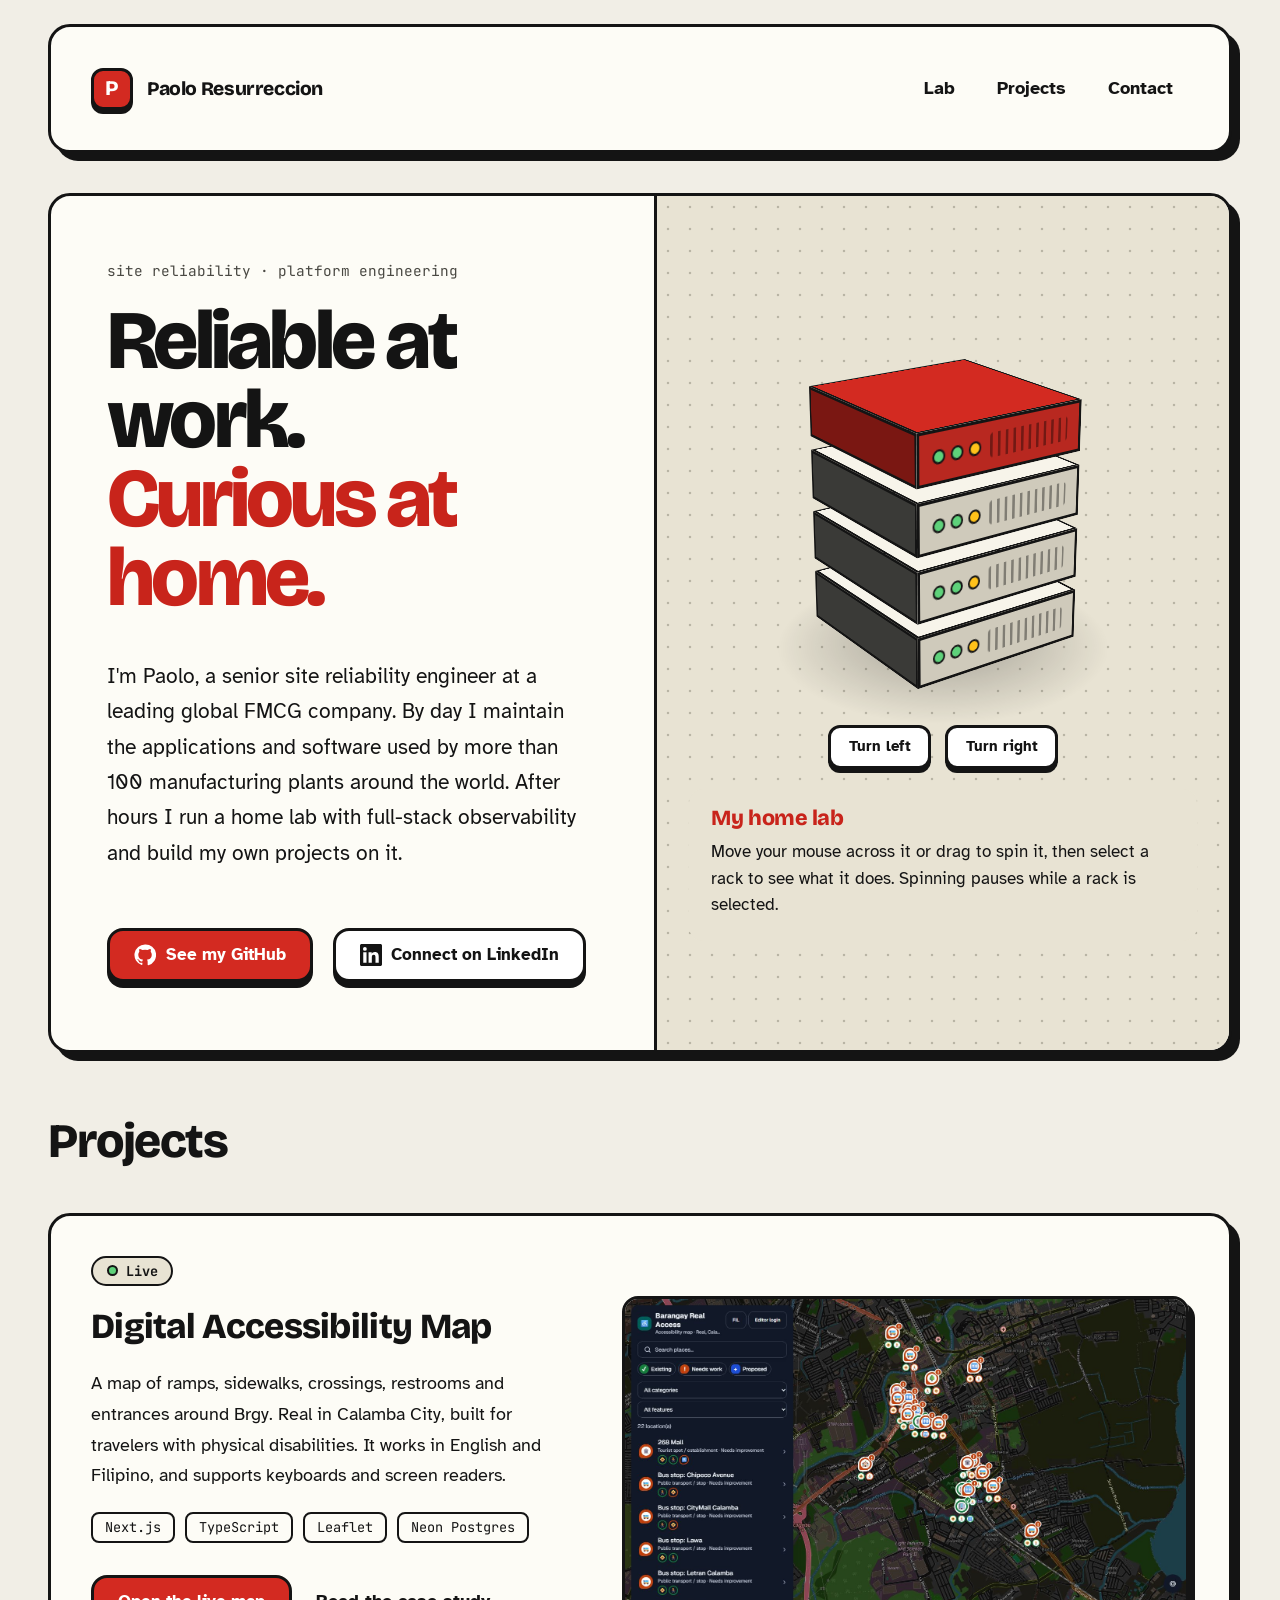
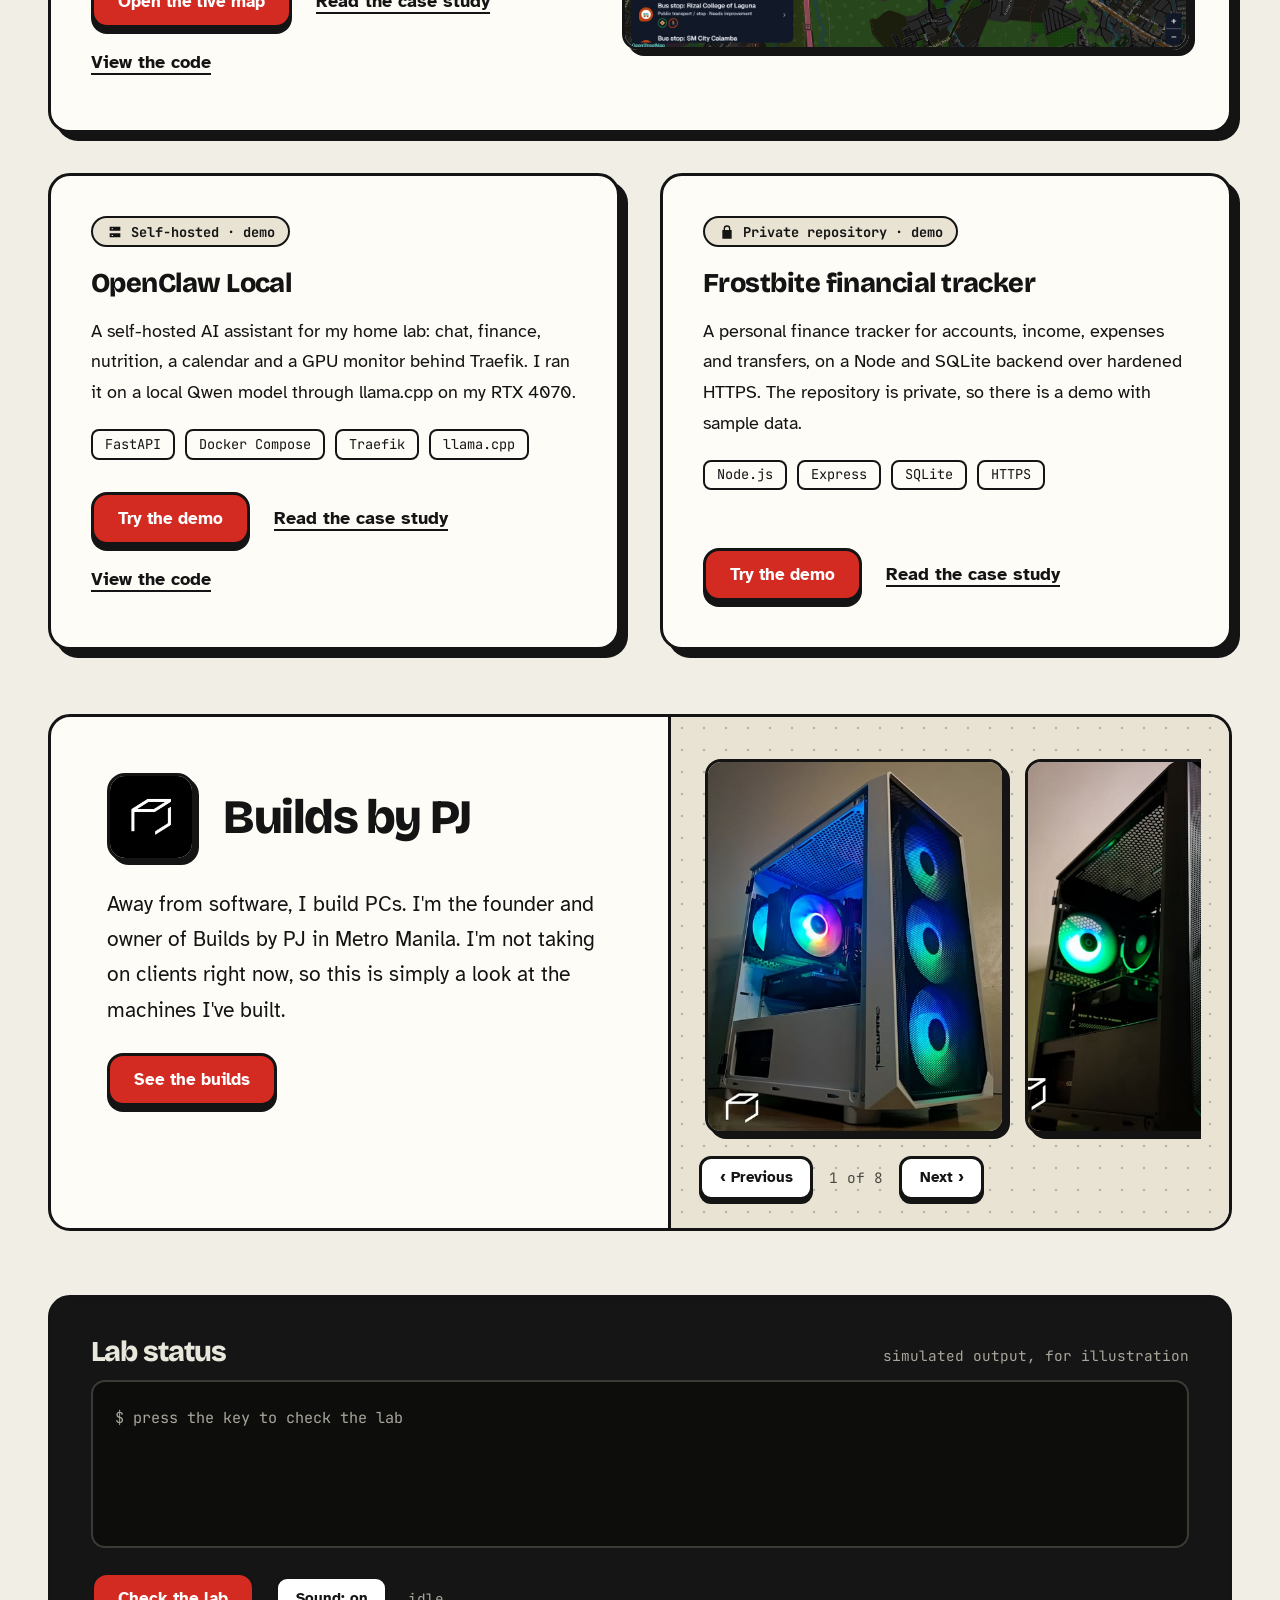
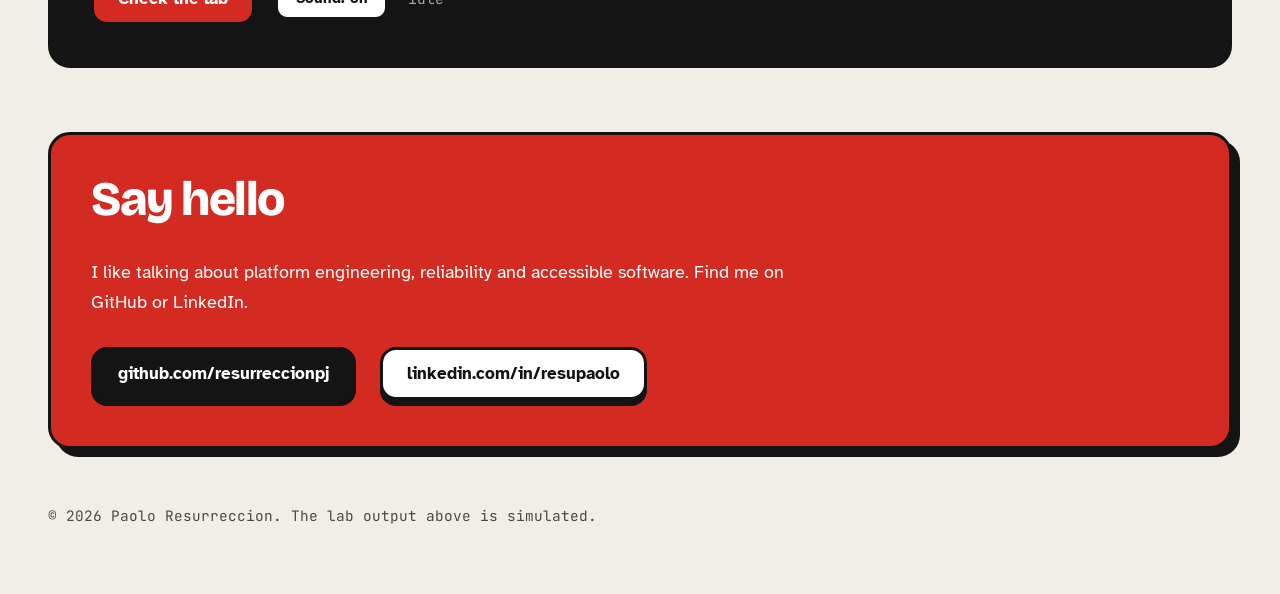
<file: index.html>
<!doctype html>
<html lang="en">
<head>
  <meta charset="utf-8">
  <meta name="viewport" content="width=device-width, initial-scale=1">
  <title>Paolo Resurreccion | Senior site reliability engineer</title>
  <meta name="description" content="Paolo Resurreccion is a senior site reliability engineer and platform engineering enthusiast. See his accessibility map, self-hosted AI stack and personal finance tracker.">
  <meta name="theme-color" content="#f1eee6">
  <meta property="og:title" content="Paolo Resurreccion | Senior site reliability engineer">
  <meta property="og:description" content="Platform engineering, home lab projects and accessible software.">
  <meta property="og:type" content="website">
  <link rel="icon" href="assets/favicon.svg" type="image/svg+xml">
  <link rel="preconnect" href="https://fonts.googleapis.com">
  <link rel="preconnect" href="https://fonts.gstatic.com" crossorigin>
  <link rel="stylesheet" href="https://fonts.googleapis.com/css2?family=Atkinson+Hyperlegible:wght@400;700&family=Bricolage+Grotesque:opsz,wght@12..96,700;12..96,800&family=JetBrains+Mono:wght@400;700&display=swap">
  <link rel="stylesheet" href="styles.css">
  <script src="main.js" defer></script>
  <script src="gallery.js" defer></script>
</head>
<body>
  <a class="skip" href="#main">Skip to content</a>

  <header class="card bar" id="top">
    <a class="logo" href="#top" aria-label="Paolo Resurreccion, home">
      <span class="logo-key" aria-hidden="true">P</span>
      <span>Paolo Resurreccion</span>
    </a>
    <nav aria-label="Main">
      <ul>
        <li><a href="#lab">Lab</a></li>
        <li><a href="#projects">Projects</a></li>
        <li><a href="#contact">Contact</a></li>
      </ul>
    </nav>
  </header>

  <main id="main">
    <section class="card hero" aria-labelledby="hello">
      <div class="hero-text">
        <p class="mono">site reliability · platform engineering</p>
        <h1 id="hello">Reliable at work.<br><em>Curious at home.</em></h1>
        <p class="lead">I'm Paolo, a senior site reliability engineer at a leading global FMCG company. By day I maintain the applications and software used by more than 100 manufacturing plants around the world. After hours I run a home lab with full-stack observability and build my own projects on it.</p>
      </div>

      <div class="hero-art" id="lab">
        <div class="lab" role="group" aria-label="Interactive home lab. Move the mouse or drag to spin it, then select a rack to learn more.">
          <div class="stage" id="stage">
            <div class="rig" id="rig">
              <span class="floor" aria-hidden="true"></span>
          <button class="rack" data-rack="obs" type="button" aria-pressed="false" aria-label="Observability rack">
            <span class="f f-back" aria-hidden="true"></span>
            <span class="f f-left" aria-hidden="true"></span>
            <span class="f f-right" aria-hidden="true"></span>
            <span class="f f-top" aria-hidden="true"></span>
            <span class="f f-front" aria-hidden="true"><i class="led"></i><i class="led"></i><i class="led led-alt"></i></span>
          </button>
          <button class="rack" data-rack="ai" type="button" aria-pressed="false" aria-label="AI rack">
            <span class="f f-back" aria-hidden="true"></span>
            <span class="f f-left" aria-hidden="true"></span>
            <span class="f f-right" aria-hidden="true"></span>
            <span class="f f-top" aria-hidden="true"></span>
            <span class="f f-front" aria-hidden="true"><i class="led"></i><i class="led"></i><i class="led led-alt"></i></span>
          </button>
          <button class="rack" data-rack="apps" type="button" aria-pressed="false" aria-label="Apps rack">
            <span class="f f-back" aria-hidden="true"></span>
            <span class="f f-left" aria-hidden="true"></span>
            <span class="f f-right" aria-hidden="true"></span>
            <span class="f f-top" aria-hidden="true"></span>
            <span class="f f-front" aria-hidden="true"><i class="led"></i><i class="led"></i><i class="led led-alt"></i></span>
          </button>
          <button class="rack" data-rack="edge" type="button" aria-pressed="false" aria-label="Edge rack">
            <span class="f f-back" aria-hidden="true"></span>
            <span class="f f-left" aria-hidden="true"></span>
            <span class="f f-right" aria-hidden="true"></span>
            <span class="f f-top" aria-hidden="true"></span>
            <span class="f f-front" aria-hidden="true"><i class="led"></i><i class="led"></i><i class="led led-alt"></i></span>
          </button>
            </div>
          </div>
          <p class="turn">
            <button class="key key-white sm" type="button" data-turn="-1">Turn left</button>
            <button class="key key-white sm" type="button" data-turn="1">Turn right</button>
          </p>
          <div class="rack-info" aria-live="polite">
            <p class="rt" id="rack-title">My home lab</p>
            <p id="rack-text">Move your mouse across it or drag to spin it, then select a rack to see what it does. Spinning pauses while a rack is selected.</p>
          </div>
        </div>
      </div>

      <p class="actions">
        <a class="key key-red" href="https://github.com/resurreccionpj" rel="me noopener">
          <svg viewBox="0 0 24 24" width="22" height="22" aria-hidden="true" focusable="false"><path fill="currentColor" d="M12 .5a11.5 11.5 0 0 0-3.64 22.41c.58.1.79-.25.79-.56v-2c-3.2.7-3.87-1.36-3.87-1.36-.52-1.33-1.28-1.69-1.28-1.69-1.04-.71.08-.7.08-.7 1.15.08 1.76 1.18 1.76 1.18 1.03 1.76 2.69 1.25 3.35.96.1-.75.4-1.25.73-1.54-2.55-.29-5.24-1.28-5.24-5.69 0-1.26.45-2.28 1.18-3.09-.12-.29-.51-1.46.11-3.05 0 0 .97-.31 3.17 1.18a11 11 0 0 1 5.77 0c2.2-1.49 3.17-1.18 3.17-1.18.62 1.59.23 2.76.11 3.05.74.81 1.18 1.83 1.18 3.09 0 4.42-2.69 5.39-5.25 5.68.41.36.78 1.06.78 2.14v3.17c0 .31.21.67.8.56A11.5 11.5 0 0 0 12 .5z"/></svg>
          See my GitHub
        </a>
        <a class="key key-white" href="https://www.linkedin.com/in/resupaolo/" rel="me noopener">
          <svg viewBox="0 0 24 24" width="22" height="22" aria-hidden="true" focusable="false"><path fill="currentColor" d="M20.45 20.45h-3.56v-5.57c0-1.33-.03-3.04-1.85-3.04-1.86 0-2.14 1.45-2.14 2.94v5.67H9.34V9h3.41v1.56h.05c.48-.9 1.64-1.85 3.37-1.85 3.6 0 4.27 2.37 4.27 5.46v6.28zM5.34 7.43a2.07 2.07 0 1 1 0-4.14 2.07 2.07 0 0 1 0 4.14zM7.12 20.45H3.56V9h3.56v11.45zM22.22 0H1.77C.79 0 0 .77 0 1.73v20.54C0 23.23.79 24 1.77 24h20.45c.98 0 1.78-.77 1.78-1.73V1.73C24 .77 23.2 0 22.22 0z"/></svg>
          Connect on LinkedIn
        </a>
        </p>
    </section>

    <section class="projects" id="projects" aria-labelledby="projects-h">
      <h2 id="projects-h">Projects</h2>
      <ul class="cards">
        <li class="card proj feature">
          <div class="proj-body">
            <p class="chip chip-live"><span class="dot" aria-hidden="true"></span>Live</p>
            <h3>Digital Accessibility Map</h3>
            <p>A map of ramps, sidewalks, crossings, restrooms and entrances around Brgy. Real in Calamba City, built for travelers with physical disabilities. It works in English and Filipino, and supports keyboards and screen readers.</p>
            <ul class="tags" aria-label="Built with">
              <li>Next.js</li><li>TypeScript</li><li>Leaflet</li><li>Neon Postgres</li>
            </ul>
            <p class="links">
              <a class="key key-red" href="https://barangay-real-access.vercel.app" rel="noopener">Open the live map</a>
              <a class="more" href="projects/digital-accessibility-map.html">Read the case study</a>
              <a class="more" href="https://github.com/resurreccionpj/digital-accesibility-map" rel="noopener">View the code</a>
            </p>
          </div>
          <a class="proj-shot" href="https://barangay-real-access.vercel.app" rel="noopener" tabindex="-1" aria-hidden="true">
            <img src="assets/shots/map-desktop.jpg" width="1440" height="900" loading="lazy" alt="">
          </a>
        </li>

        <li class="card proj">
          <p class="chip"><svg viewBox="0 0 24 24" width="16" height="16" aria-hidden="true" focusable="false"><path fill="currentColor" d="M4 4h16v6H4zm0 10h16v6H4zM7 6.5v1.5h2V6.5zm0 10v1.5h2v-1.5z"/></svg>Self-hosted · demo</p>
          <h3>OpenClaw Local</h3>
          <p>A self-hosted AI assistant for my home lab: chat, finance, nutrition, a calendar and a GPU monitor behind Traefik. I ran it on a local Qwen model through llama.cpp on my RTX 4070.</p>
          <ul class="tags" aria-label="Built with">
            <li>FastAPI</li><li>Docker Compose</li><li>Traefik</li><li>llama.cpp</li>
          </ul>
          <p class="links">
            <a class="key key-red" href="demos/openclaw/">Try the demo</a>
            <a class="more" href="projects/openclaw-local.html">Read the case study</a>
            <a class="more" href="https://github.com/resurreccionpj/openclaw-local" rel="noopener">View the code</a>
          </p>
        </li>

        <li class="card proj">
          <p class="chip"><svg viewBox="0 0 24 24" width="16" height="16" aria-hidden="true" focusable="false"><path fill="currentColor" d="M17 9V7a5 5 0 0 0-10 0v2H5v13h14V9h-2zm-8-2a3 3 0 0 1 6 0v2H9V7z"/></svg>Private repository · demo</p>
          <h3>Frostbite financial tracker</h3>
          <p>A personal finance tracker for accounts, income, expenses and transfers, on a Node and SQLite backend over hardened HTTPS. The repository is private, so there is a demo with sample data.</p>
          <ul class="tags" aria-label="Built with">
            <li>Node.js</li><li>Express</li><li>SQLite</li><li>HTTPS</li>
          </ul>
          <p class="links">
            <a class="key key-red" href="demos/frostbite/">Try the demo</a>
            <a class="more" href="projects/frostbite.html">Read the case study</a>
          </p>
        </li>
      </ul>
    </section>

    <section class="card builds" id="builds" aria-labelledby="builds-h">
      <div class="builds-text">
        <div class="brandrow">
          <img class="brand-logo sm" src="assets/builds-by-pj-logo.png" width="1079" height="1079" alt="Builds by PJ logo: a white outlined cube on a black square.">
          <h2 id="builds-h">Builds by PJ</h2>
        </div>
        <p class="lead">Away from software, I build PCs. I'm the founder and owner of Builds by PJ in Metro Manila. I'm not taking on clients right now, so this is simply a look at the machines I've built.</p>
        <p class="links">
          <a class="key key-red" href="builds-by-pj.html">See the builds</a>
        </p>
      </div>
      <div class="mosaic gal">
        <div class="carousel compact" role="region" aria-roledescription="carousel" aria-label="Photos of PCs I've built">
          <ul class="track" tabindex="0" aria-label="Swipe or scroll sideways to see more">
          <li class="slide" role="group" aria-roledescription="slide" aria-label="1 of 8"><img src="assets/builds/white-case-rgb.jpg" width="590" height="590" draggable="false" alt="A white PC case with a mesh front and three glowing RGB fans, photographed from a low angle."></li>
          <li class="slide" role="group" aria-roledescription="slide" aria-label="2 of 8"><img src="assets/builds/black-case-green.jpg" width="590" height="590" draggable="false" loading="lazy" alt="A black PC tower with a mesh front and three green glowing fans."></li>
          <li class="slide" role="group" aria-roledescription="slide" aria-label="3 of 8"><img src="assets/builds/side-view-msi.jpg" width="590" height="590" draggable="false" loading="lazy" alt="The side of a finished PC through a glass panel, showing a graphics card, a CPU cooler and green lit fans."></li>
          <li class="slide" role="group" aria-roledescription="slide" aria-label="4 of 8"><img src="assets/builds/white-build-cyan.jpg" width="590" height="590" draggable="false" loading="lazy" alt="A white PC with a glass side panel and cyan lighting inside."></li>
          <li class="slide" role="group" aria-roledescription="slide" aria-label="5 of 8"><img src="assets/builds/pink-tower.jpg" width="590" height="590" draggable="false" loading="lazy" alt="A black and white tower with magenta lit fans seen through the glass panel."></li>
          <li class="slide" role="group" aria-roledescription="slide" aria-label="6 of 8"><img src="assets/builds/purple-liquid-cooler.jpg" width="590" height="590" draggable="false" loading="lazy" alt="A close-up of a liquid cooler and purple lighting inside a PC."></li>
          <li class="slide" role="group" aria-roledescription="slide" aria-label="7 of 8"><img src="assets/builds/red-glow.jpg" width="590" height="590" draggable="false" loading="lazy" alt="The inside of a white PC lit red, with a graphics card and red fans."></li>
          <li class="slide" role="group" aria-roledescription="slide" aria-label="8 of 8"><img src="assets/builds/blue-fans-closeup.jpg" width="590" height="590" draggable="false" loading="lazy" alt="A close-up of blue lit fans and a graphics card inside a PC."></li>
          </ul>
          <div class="car-ui">
            <button class="key key-white sm" type="button" data-car="-1">&lsaquo; Previous</button>
            <span class="car-count" aria-live="polite">1 of 8</span>
            <button class="key key-white sm" type="button" data-car="1">Next &rsaquo;</button>
          </div>
        </div>
      </div>
    </section>

    <section class="card term" id="status" aria-labelledby="lab-h">
      <div class="term-head">
        <h2 id="lab-h">Lab status</h2>
        <p class="mono dim">simulated output, for illustration</p>
      </div>
      <pre id="log" role="log" aria-live="polite" aria-label="Lab status output"><span class="dim">$ press the key to check the lab</span></pre>
      <p class="term-foot">
        <button class="key key-red" id="run" type="button">Check the lab</button>
        <button class="key key-white sm" id="sound" type="button">Sound: on</button>
        <span class="mono dim" id="state">idle</span>
      </p>
    </section>

    <section class="card contact" id="contact" aria-labelledby="contact-h">
      <h2 id="contact-h">Say hello</h2>
      <p>I like talking about platform engineering, reliability and accessible software. Find me on GitHub or LinkedIn.</p>
      <p class="links">
        <a class="key key-red" href="https://github.com/resurreccionpj" rel="me noopener">github.com/resurreccionpj</a>
        <a class="key key-white" href="https://www.linkedin.com/in/resupaolo/" rel="me noopener">linkedin.com/in/resupaolo</a>
      </p>
    </section>
  </main>

  <footer>
    <p class="mono">&copy; 2026 Paolo Resurreccion. The lab output above is simulated.</p>
  </footer>
</body>
</html>
</file>
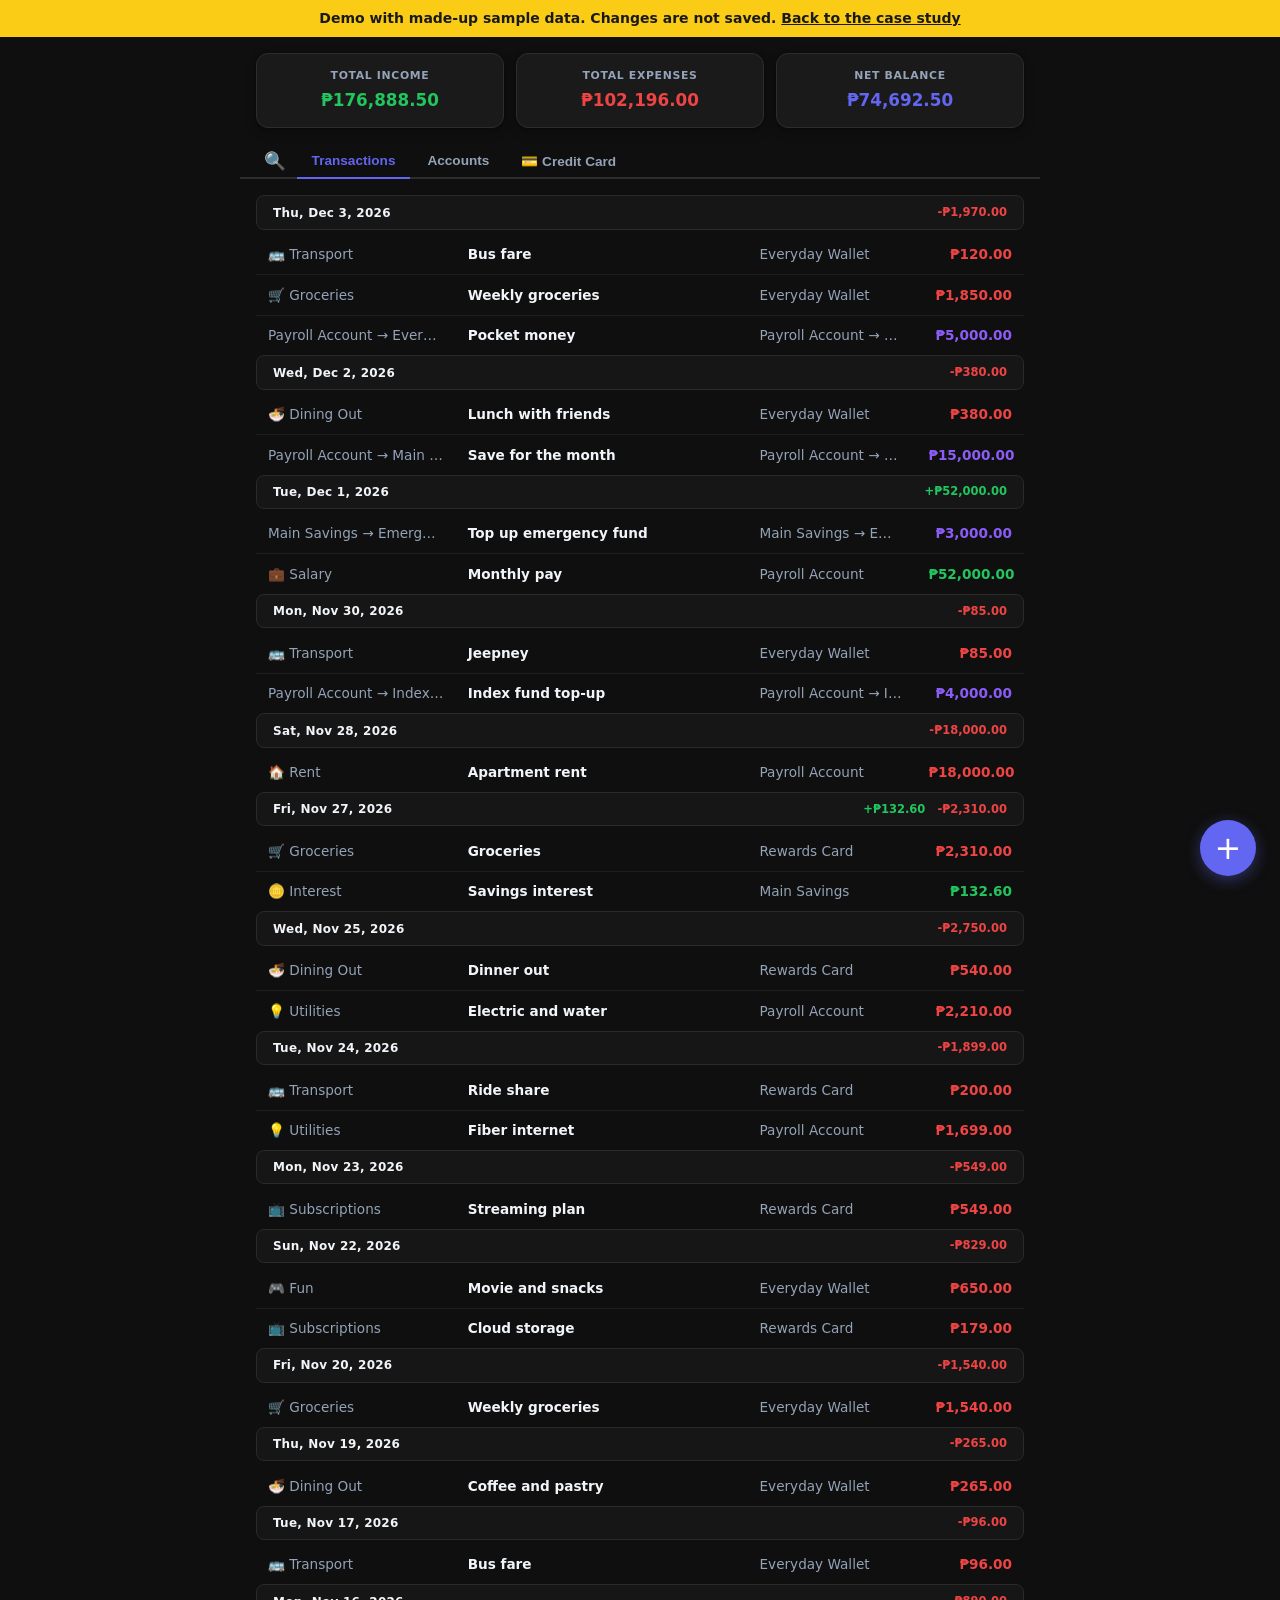
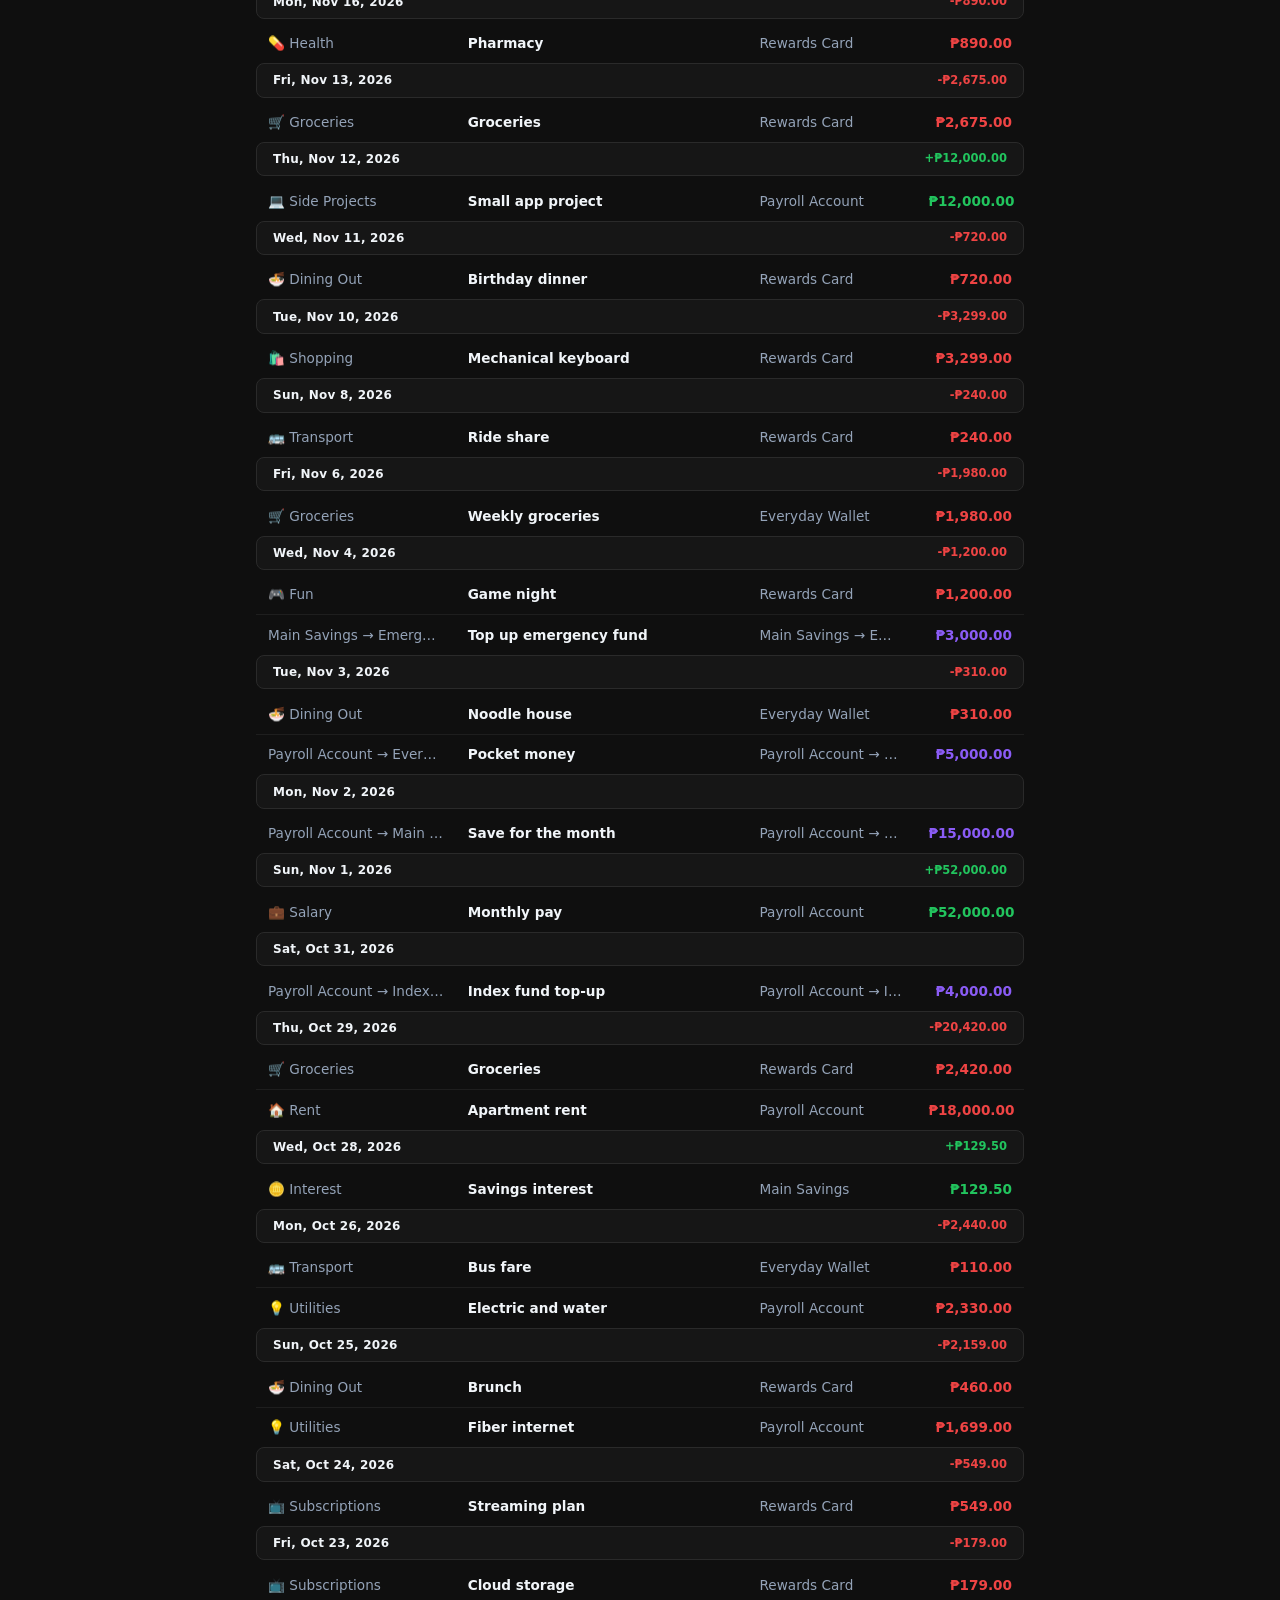
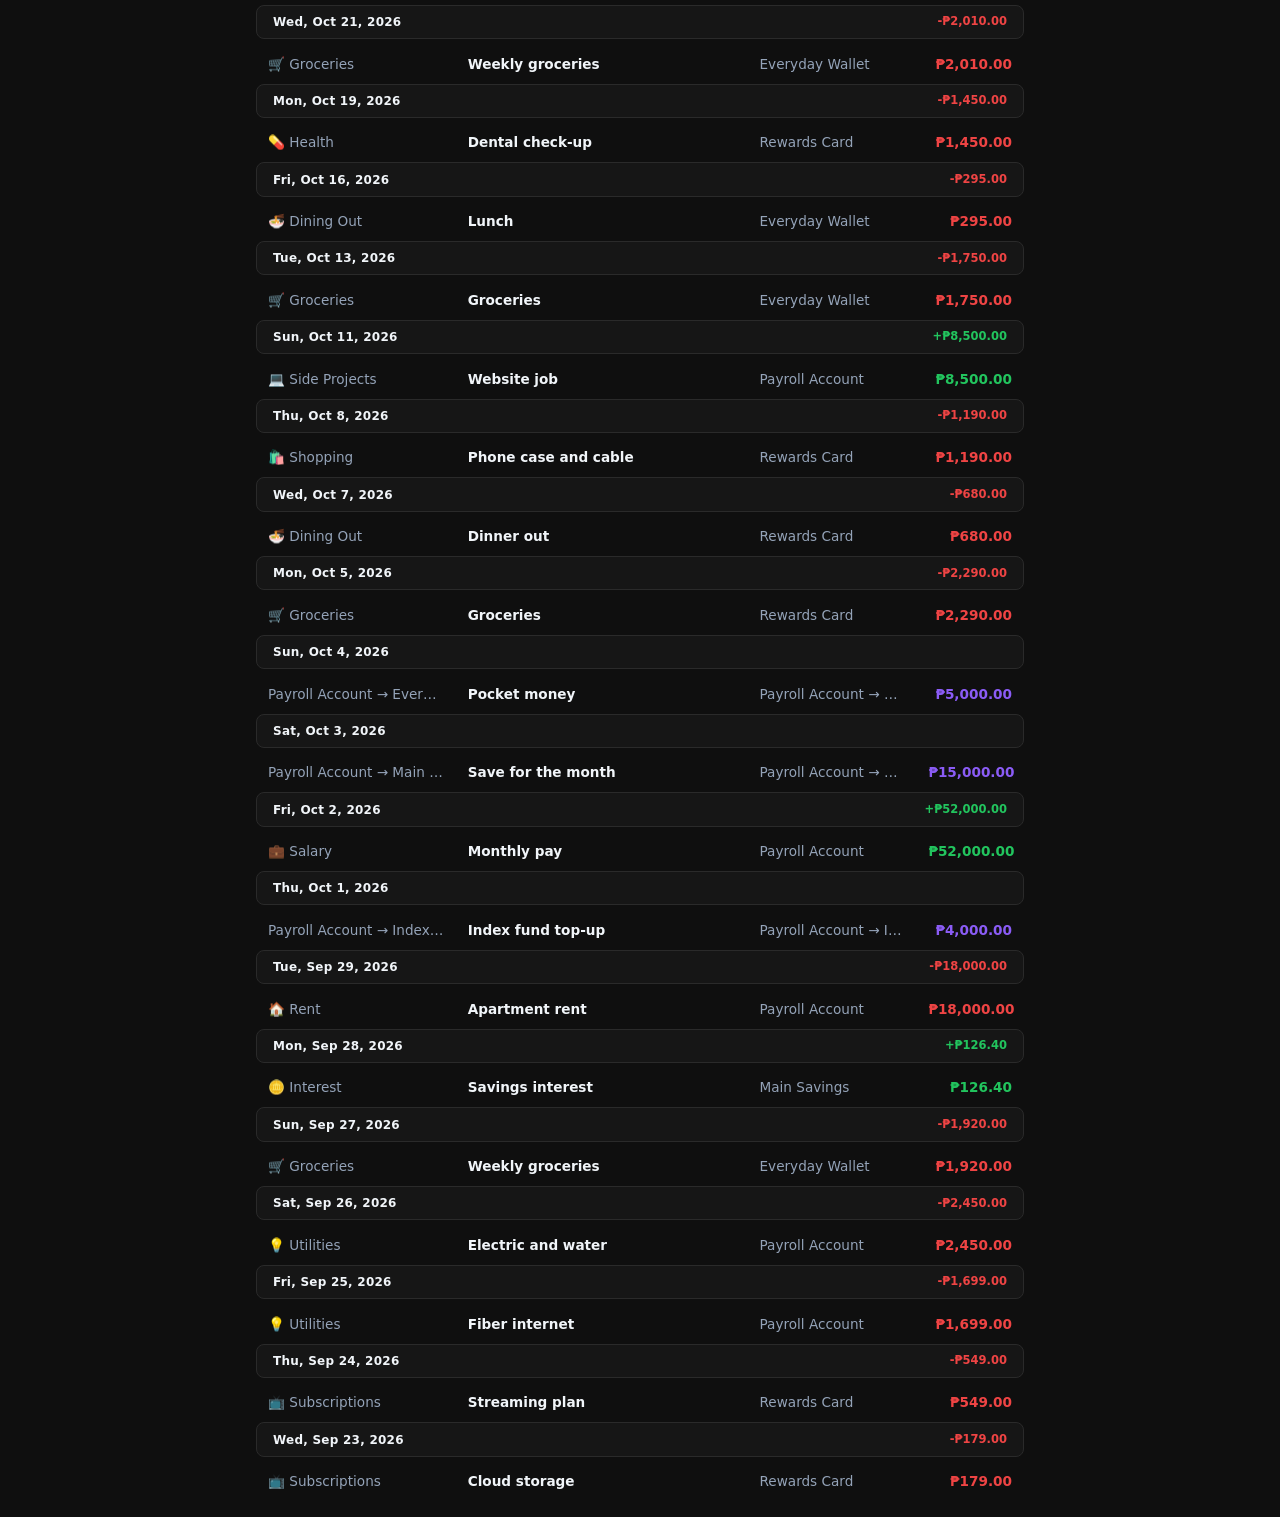
<file: demos/frostbite/index.html>
<!DOCTYPE html>
<html lang="en">
<head>
  <meta name="robots" content="noindex">
  <link rel="icon" href="/assets/favicon.svg" type="image/svg+xml">
  <meta charset="UTF-8" />
  <meta name="viewport" content="width=device-width, initial-scale=1.0" />
  <title>Financial Tracker (demo)</title>
  <style>
    *, *::before, *::after { box-sizing: border-box; margin: 0; padding: 0; }

    :root {
      --bg: #0f0f0f;
      --card: #1a1a1a;
      --primary: #111827;
      --accent: #6366f1;
      --accent-light: #1e1b4b;
      --income: #22c55e;
      --income-bg: #052e16;
      --expense: #ef4444;
      --expense-bg: #2a0000;
      --transfer: #8b5cf6;
      --transfer-bg: #1e0c3a;
      --text: #f1f5f9;
      --text-muted: #94a3b8;
      --border: #2d2d2d;
      --radius: 12px;
      --shadow: 0 1px 3px rgba(0,0,0,0.3), 0 4px 12px rgba(0,0,0,0.2);
    }

    body {
      font-family: -apple-system, BlinkMacSystemFont, 'Segoe UI', system-ui, sans-serif;
      background: var(--bg);
      color: var(--text);
      min-height: 100vh;
      line-height: 1.5;
    }

    /* ── Header ── */
    header {
      background: var(--primary);
      color: #fff;
      padding: 0.85rem 1.25rem;
      display: flex;
      align-items: center;
      justify-content: space-between;
      position: sticky;
      top: 0;
      z-index: 100;
    }

    /* ── Summary Bar ── */
    .summary-bar {
      display: grid;
      grid-template-columns: repeat(3, 1fr);
      gap: 0.75rem;
      padding: 1rem;
      max-width: 800px;
      margin: 0 auto;
    }
    .summary-card {
      background: var(--card);
      border-radius: var(--radius);
      padding: 0.875rem 1rem;
      box-shadow: var(--shadow);
      text-align: center;
      border: 1px solid var(--border);
    }
    .summary-card .label {
      font-size: 0.68rem;
      text-transform: uppercase;
      letter-spacing: 0.06em;
      color: var(--text-muted);
      font-weight: 600;
      margin-bottom: 0.2rem;
    }
    .summary-card .value { font-size: 1.05rem; font-weight: 700; }
    .summary-card.income .value { color: var(--income); }
    .summary-card.expense .value { color: var(--expense); }
    .summary-card.net .value { color: var(--accent); }

    /* ── Navigation Tabs ── */
    nav.tabs {
      display: flex;
      gap: 0.2rem;
      padding: 0 1rem;
      max-width: 800px;
      margin: 0 auto;
      align-items: center;
      border-bottom: 2px solid var(--border);
    }
    nav.tabs .search-icon-btn {
      background: none;
      border: none;
      font-size: 1.1rem;
      cursor: pointer;
      padding: 0.4rem 0.5rem;
      border-radius: 6px 6px 0 0;
      margin-bottom: -2px;
      transition: background 0.15s;
      line-height: 1;
    }
    nav.tabs .search-icon-btn:hover { background: rgba(255,255,255,0.08); }
    nav.tabs button {
      background: none;
      border: none;
      padding: 0.55rem 0.9rem;
      font-size: 0.85rem;
      font-weight: 600;
      color: var(--text-muted);
      cursor: pointer;
      border-bottom: 2px solid transparent;
      margin-bottom: -2px;
      transition: color 0.15s, border-color 0.15s;
      border-radius: 6px 6px 0 0;
    }
    nav.tabs button:hover { color: var(--text); }
    nav.tabs button.active { color: var(--accent); border-bottom-color: var(--accent); }

    /* ── Main Content ── */
    main { max-width: 800px; margin: 0 auto; padding: 1rem; }
    .tab-content { display: none; }
    .tab-content.active { display: block; }

    /* ── Cards ── */
    .card {
      background: var(--card);
      border-radius: var(--radius);
      padding: 1.25rem;
      box-shadow: var(--shadow);
      margin-bottom: 1rem;
      border: 1px solid var(--border);
    }
    .card-title {
      font-size: 0.75rem;
      font-weight: 700;
      text-transform: uppercase;
      letter-spacing: 0.06em;
      color: var(--text-muted);
      margin-bottom: 1rem;
      display: flex;
      justify-content: space-between;
      align-items: center;
    }
    .card-title .btn { font-size: 0.72rem; padding: 0.25rem 0.6rem; }

    /* ── Form Grid ── */
    .form-grid { display: grid; gap: 0.75rem; }
    .form-row { display: grid; grid-template-columns: 1fr 1fr; gap: 0.75rem; }
    label { display: block; font-size: 0.72rem; font-weight: 600; color: var(--text-muted); margin-bottom: 0.3rem; }
    input, select {
      width: 100%;
      padding: 0.55rem 0.75rem;
      border: 1.5px solid var(--border);
      border-radius: 8px;
      font-size: 0.875rem;
      font-family: inherit;
      background: #141414;
      color: var(--text);
      transition: border-color 0.15s;
      appearance: none;
      -webkit-appearance: none;
    }
    input::placeholder { color: var(--text-muted); opacity: 0.7; }
    input:focus, select:focus { outline: none; border-color: var(--accent); }
    select {
      background-image: url("data:image/svg+xml,%3Csvg xmlns='http://www.w3.org/2000/svg' width='12' height='12' viewBox='0 0 24 24' fill='none' stroke='%2394a3b8' stroke-width='2.5'%3E%3Cpath d='m6 9 6 6 6-6'/%3E%3C/svg%3E");
      background-repeat: no-repeat;
      background-position: right 0.75rem center;
      padding-right: 2rem;
      color: var(--text);
    }
    select option { background: var(--card); color: var(--text); }

    /* ── Buttons ── */
    .btn {
      display: inline-flex;
      align-items: center;
      justify-content: center;
      gap: 0.4rem;
      padding: 0.55rem 1.1rem;
      border-radius: 8px;
      font-size: 0.875rem;
      font-weight: 600;
      cursor: pointer;
      border: none;
      transition: opacity 0.15s, transform 0.1s;
      font-family: inherit;
    }
    .btn:hover { opacity: 0.88; }
    .btn:active { transform: scale(0.97); }
    .btn-primary { background: var(--accent); color: #fff; }
    .btn-ghost { background: transparent; color: var(--text-muted); border: 1.5px solid var(--border); }
    .btn-ghost:hover { background: #222; color: var(--text); }
    .btn-danger { background: var(--expense-bg); color: var(--expense); border: 1.5px solid #5a1010; }
    .btn-danger:hover { background: #3a0a0a; }
    .btn-sm { padding: 0.3rem 0.65rem; font-size: 0.75rem; }
    .btn-full { width: 100%; margin-top: 0.5rem; }

    /* ── Transaction Type Pills ── */
    .type-pills { display: flex; gap: 0.5rem; margin-bottom: 1rem; }
    .type-pill {
      flex: 1;
      padding: 0.55rem;
      border-radius: 8px;
      border: 2px solid var(--border);
      background: #141414;
      font-size: 0.8rem;
      font-weight: 600;
      cursor: pointer;
      text-align: center;
      transition: all 0.15s;
      color: var(--text-muted);
    }
    .type-pill:hover { border-color: var(--text-muted); }
    .type-pill.active.income { background: var(--income-bg); border-color: var(--income); color: var(--income); }
    .type-pill.active.expense { background: var(--expense-bg); border-color: var(--expense); color: var(--expense); }
    .type-pill.active.transfer { background: var(--transfer-bg); border-color: var(--transfer); color: var(--transfer); }

    /* ── Day-Grouped Transaction Table ── */
    .day-group { margin-bottom: 0.5rem; }

    /* Date header row — spans full width */
    .day-header {
      display: flex;
      align-items: center;
      justify-content: space-between;
      background: #161616;
      border: 1px solid #2a2a2a;
      border-radius: 8px;
      padding: 0.45rem 1rem;
      margin-bottom: 0.3rem;
      cursor: default;
    }
    .day-header .day-date {
      font-size: 0.75rem;
      font-weight: 700;
      color: var(--text);
      letter-spacing: 0.02em;
    }
    .day-header .day-totals {
      display: flex;
      gap: 0.75rem;
      font-size: 0.72rem;
      font-weight: 600;
    }
    .day-header .day-totals .day-income  { color: var(--income); }
    .day-header .day-totals .day-expense { color: var(--expense); }

    /* Transaction table — columns: Description | Account | Amount */
    .tx-table {
      table-layout: fixed;
      width: 100%;
      overflow-x: hidden;
      border-collapse: collapse;
    }
    .tx-table td:nth-child(1) { width: 26%; }   /* Category */
    .tx-table td:nth-child(2) { width: 38%; }   /* Description */
    .tx-table td:nth-child(3) { width: 22%; }   /* Account */
    .tx-table td:nth-child(4) { width: 14%; }   /* Amount */
    .tx-table th {
      font-size: 0.65rem;
      font-weight: 700;
      text-transform: uppercase;
      letter-spacing: 0.07em;
      color: var(--text-muted);
      padding: 0.3rem 0.75rem;
      text-align: left;
      border-bottom: 1px solid var(--border);
    }
    .tx-table th:last-child { text-align: right; }
    .tx-table th:first-child { text-align: left; }

    .tx-row {
      cursor: pointer;
      transition: background 0.12s;
    }
    .tx-row:hover { background: #1e1e1e; }
    .tx-row td {
      padding: 0.6rem 0.75rem;
      font-size: 0.85rem;
      border-bottom: 1px solid #1e1e1e;
      vertical-align: middle;
    }
    .tx-row:last-child td { border-bottom: none; }
    .tx-cat { font-size: 0.78rem; color: var(--text-muted); white-space: nowrap; overflow: hidden; text-overflow: ellipsis; max-width: 150px; }
    .tx-desc { font-weight: 600; color: var(--text); white-space: nowrap; overflow: hidden; text-overflow: ellipsis; max-width: 220px; }
    .tx-acct { color: var(--text-muted); font-size: 0.78rem; white-space: nowrap; overflow: hidden; text-overflow: ellipsis; max-width: 180px; }
    .tx-amount-cell { text-align: right; font-weight: 700; font-size: 0.875rem; white-space: nowrap; }
    .tx-amount-cell.income  { color: var(--income); }
    .tx-amount-cell.expense { color: var(--expense); }
    .tx-amount-cell.transfer { color: var(--transfer); }

    .empty-state { text-align: center; padding: 2.5rem 1rem; color: var(--text-muted); }
    .empty-state .emoji { font-size: 2.5rem; margin-bottom: 0.5rem; display: block; }
    .empty-state p { font-size: 0.875rem; }

    /* ── Account Groups ── */
    .group-header {
      font-size: 0.72rem;
      font-weight: 700;
      text-transform: uppercase;
      letter-spacing: 0.08em;
      padding: 0.5rem 0.25rem 0.4rem;
      border-bottom: 1px solid var(--border);
      margin-bottom: 0.5rem;
      display: flex;
      justify-content: space-between;
      align-items: center;
    }
    .group-header .group-total { font-size: 0.85rem; font-weight: 700; color: var(--text); }
    .group-header.cash { color: var(--income); }
    .group-header.credit { color: #a855f7; }
    .group-header.savings { color: var(--transfer); }
    .group-header.investments { color: #f59e0b; }

    .item-list { display: flex; flex-direction: column; gap: 0.4rem; }
    .item-row {
      display: flex;
      align-items: center;
      gap: 0.75rem;
      padding: 0.6rem 0.9rem;
      background: var(--card);
      border: 1.5px solid var(--border);
      border-radius: 10px;
      cursor: pointer;
      transition: border-color 0.15s, background 0.15s;
    }
    .item-row:hover { border-color: var(--accent); background: #1f1f1f; }
    .item-badge {
      width: 30px; height: 30px;
      border-radius: 50%;
      display: flex; align-items: center; justify-content: center;
      font-size: 0.68rem;
      font-weight: 700;
      flex-shrink: 0;
    }
    .item-badge.cash { background: var(--income-bg); color: var(--income); }
    .item-badge.savings { background: var(--transfer-bg); color: var(--transfer); }
    .item-badge.credit { background: #1e0530; color: #a855f7; }
    .item-badge.investments { background: #1c1300; color: #f59e0b; }
    .item-name { flex: 1; font-weight: 600; font-size: 0.85rem; }
    .item-type { font-size: 0.68rem; color: var(--text-muted); background: #141414; padding: 0.12rem 0.45rem; border-radius: 99px; }
    .item-balance { font-size: 0.85rem; font-weight: 700; color: var(--income); min-width: 100px; text-align: right; }
    .item-balance.negative { color: var(--expense); }
    .item-actions { display: flex; gap: 0.25rem; opacity: 0; transition: opacity 0.15s; }
    .item-row:hover .item-actions { opacity: 1; }

    /* ── Transaction Modal ── */
    .modal-overlay {
      display: none;
      position: fixed;
      inset: 0;
      background: rgba(0,0,0,0.7);
      z-index: 200;
      align-items: center;
      justify-content: center;
      padding: 1rem;
    }
    .modal-overlay.open { display: flex; }
    .modal {
      background: var(--card);
      border-radius: var(--radius);
      padding: 1.5rem;
      width: 100%;
      max-width: 460px;
      box-shadow: 0 20px 60px rgba(0,0,0,0.5);
      max-height: 90vh;
      overflow-y: auto;
      border: 1px solid var(--border);
    }
    .modal-header { display: flex; align-items: center; justify-content: space-between; margin-bottom: 1.25rem; }
    .modal-header h2 { font-size: 1rem; font-weight: 700; color: var(--text); }
    .modal-close {
      background: #222; border: 1px solid var(--border);
      cursor: pointer; color: var(--text-muted);
      font-size: 1.25rem; padding: 0.25rem 0.5rem;
      border-radius: 6px; transition: background 0.15s; line-height: 1;
    }
    .modal-close:hover { background: #333; color: var(--text); }

    /* ── Confirm Dialog ── */
    .confirm-box { text-align: center; }
    .confirm-box p { margin: 0.75rem 0 1.25rem; font-size: 0.9rem; color: var(--text-muted); }
    .confirm-actions { display: flex; gap: 0.75rem; justify-content: center; }

    /* ── Account Edit Section ── */
    .balance-override {
      margin-top: 1rem;
      padding-top: 1rem;
      border-top: 1px solid var(--border);
    }
    .balance-override label {
      font-size: 0.72rem;
      color: var(--text-muted);
      display: block;
      margin-bottom: 0.5rem;
    }
    .override-row {
      display: flex;
      gap: 0.5rem;
      align-items: center;
    }
    .override-row input {
      flex: 1;
      font-size: 0.9rem;
    }
    .computed-hint {
      font-size: 0.68rem;
      color: var(--text-muted);
      margin-top: 0.3rem;
    }

    .override-hint {
      font-size: 0.68rem;
      color: var(--text-muted);
      margin-top: 0.3rem;
    }

    /* ── Search Tab ── */
    .search-bar {
      display: flex;
      gap: 0.5rem;
      margin-bottom: 0.75rem;
    }
    .search-bar input {
      flex: 1;
      padding: 0.6rem 0.9rem;
      border: 1.5px solid var(--border);
      border-radius: 8px;
      font-size: 0.875rem;
      background: #141414;
      color: var(--text);
    }
    .search-bar input:focus { outline: none; border-color: var(--accent); }

    /* ── Filter Panel (Dropdown Multi-Select) ── */
    .filter-panel {
      background: var(--card);
      border: 1px solid var(--border);
      border-radius: var(--radius);
      padding: 1rem;
      margin-bottom: 1rem;
    }
    .filter-dropdowns {
      display: flex;
      gap: 0.5rem;
      flex-wrap: wrap;
      margin-bottom: 0.75rem;
    }
    .filter-dropdown {
      position: relative;
      min-width: 140px;
    }
    .filter-dropdown-btn {
      display: flex;
      align-items: center;
      justify-content: space-between;
      gap: 0.4rem;
      width: 100%;
      padding: 0.45rem 0.75rem;
      border: 1.5px solid var(--border);
      border-radius: 8px;
      background: #141414;
      color: var(--text);
      font-size: 0.8rem;
      font-weight: 600;
      cursor: pointer;
      text-align: left;
      font-family: inherit;
    }
    .filter-dropdown-btn:hover { border-color: var(--accent); }
    .filter-dropdown-btn .dd-chevron { font-size: 0.6rem; color: var(--text-muted); }
    .filter-dropdown-btn .dd-chevron.open { transform: rotate(180deg); }
    .filter-dropdown-panel {
      display: none;
      position: absolute;
      top: calc(100% + 4px);
      left: 0;
      right: 0;
      background: var(--card);
      border: 1.5px solid var(--accent);
      border-radius: 8px;
      padding: 0.4rem;
      z-index: 300;
      box-shadow: 0 8px 24px rgba(0,0,0,0.4);
      min-width: 180px;
    }
    .filter-dropdown-panel.open { display: block; }
    .filter-dropdown-actions {
      display: flex;
      gap: 0.25rem;
      padding: 0.3rem 0.4rem 0.4rem;
      border-bottom: 1px solid var(--border);
      margin-bottom: 0.4rem;
    }
    .filter-dd-action {
      background: none;
      border: none;
      font-size: 0.68rem;
      font-weight: 700;
      cursor: pointer;
      padding: 0.1rem 0.3rem;
      border-radius: 4px;
      color: var(--accent);
      font-family: inherit;
    }
    .filter-dd-action:hover { background: var(--accent-light); }
    .filter-option {
      display: flex;
      align-items: center;
      gap: 0.4rem;
      padding: 0.3rem 0.5rem;
      border-radius: 5px;
      cursor: pointer;
      font-size: 0.78rem;
      color: var(--text);
      transition: background 0.1s;
    }
    .filter-option:hover { background: #1f1f1f; }
    .filter-option input[type="checkbox"] {
      accent-color: var(--accent);
      width: 14px;
      height: 14px;
      flex-shrink: 0;
    }
    .filter-chips {
      display: flex;
      flex-wrap: wrap;
      gap: 0.25rem;
      margin-top: 0.3rem;
    }
    .filter-chip {
      background: var(--accent-light);
      color: var(--accent);
      border: 1px solid var(--accent);
      border-radius: 99px;
      padding: 0.1rem 0.45rem;
      font-size: 0.68rem;
      font-weight: 600;
    }
    .filter-daterange {
      display: flex;
      align-items: center;
      gap: 0.5rem;
      margin-bottom: 0.75rem;
    }
    .filter-daterange input {
      padding: 0.4rem 0.6rem;
      border: 1.5px solid var(--border);
      border-radius: 8px;
      background: #141414;
      color: var(--text);
      font-size: 0.8rem;
    }
    .filter-daterange span { color: var(--text-muted); font-size: 0.8rem; }
    .filter-actions {
      display: flex;
      gap: 0.5rem;
      justify-content: flex-end;
    }
    .filter-badge {
      background: var(--accent);
      color: #fff;
      border-radius: 99px;
      padding: 0.05rem 0.35rem;
      font-size: 0.65rem;
      font-weight: 700;
      margin-left: 0.25rem;
    }

    /* ── Dummy Transaction Styling ── */
    .tx-row.tx-dummy td { opacity: 0.75; }
    .tx-row.tx-dummy:hover td { opacity: 1; }
    .btn-delete-dummy:hover { background: #5a1010; }

    /* ── Responsive ── */
    @media (max-width: 600px) {
      .summary-bar { gap: 0.5rem; padding: 0.75rem; }
      .summary-card { padding: 0.6rem 0.5rem; }
      .summary-card .value { font-size: 0.95rem; }
      nav.tabs { padding: 0 0.75rem; }
      nav.tabs button { padding: 0.5rem 0.6rem; font-size: 0.8rem; }
      .card { padding: 1rem; }
      .form-row { grid-template-columns: 1fr; }
      .type-pills { gap: 0.35rem; }
      .type-pill { font-size: 0.75rem; }
      .item-actions { opacity: 1; }
      .tx-table { overflow-x: hidden; }
      .tx-table td { font-size: 0.78rem !important; }
      .tx-table td:nth-child(1) { width: 28%; }  /* Category */
      .tx-table td:nth-child(2) { width: 40%; }  /* Description */
      .tx-table td:nth-child(3) { width: 20%; }  /* Account */
      .tx-table td:nth-child(4) { width: 12%; }  /* Amount */
      .tx-acct { display: none; }
    }
    @media (max-width: 480px) {
      .tx-table td:nth-child(1) { width: 30%; }   /* Category */
      .tx-table td:nth-child(2) { width: 45%; }  /* Description */
      .tx-table td:nth-child(3) { width: 25%; }  /* Account hidden via media query below */
      .tx-acct { display: none; }
      .tx-cat { display: none; }
      .tx-table td:nth-child(3) { display: none; }
      .tx-table td:nth-child(4) { width: 25%; }
    }
    @media (max-width: 400px) { .summary-bar { grid-template-columns: 1fr; } }

    /* ── Floating Add Button ── */
    #floatingAddBtn {
      position: fixed;
      bottom: 1.5rem;
      right: 1.5rem;
      width: 56px;
      height: 56px;
      border-radius: 50%;
      background: var(--accent);
      color: #fff;
      font-size: 2rem;
      font-weight: 400;
      line-height: 1;
      display: flex;
      align-items: center;
      justify-content: center;
      cursor: pointer;
      border: none;
      box-shadow: 0 4px 16px rgba(99, 102, 241, 0.4);
      z-index: 500;
      transition: transform 0.15s, box-shadow 0.15s;
    }
    #floatingAddBtn:hover {
      transform: scale(1.08);
      box-shadow: 0 6px 20px rgba(99, 102, 241, 0.55);
    }
    #floatingAddBtn:active { transform: scale(0.95); }


    /* ── Name Autocomplete ── */
    .name-suggestions {
      position: absolute;
      top: 100%;
      left: 0;
      right: 0;
      background: #1a1a1a;
      border: 1.5px solid var(--accent);
      border-top: none;
      border-radius: 0 0 8px 8px;
      z-index: 400;
      max-height: 180px;
      overflow-y: auto;
      box-shadow: 0 8px 20px rgba(0,0,0,0.4);
    }
    .name-suggestion-item {
      padding: 0.5rem 0.85rem;
      font-size: 0.85rem;
      cursor: pointer;
      color: var(--text);
      transition: background 0.1s;
    }
    .name-suggestion-item:hover { background: var(--accent-light); }
    .name-suggestion-item mark {
      background: transparent;
      color: var(--accent);
      font-weight: 700;
    }
    .form-grid { position: relative; }  /* For absolute positioning of suggestions */

  </style>
</head>
<body>



<!-- Summary Bar -->
<div class="summary-bar">
  <div class="summary-card income">
    <div class="label">Total Income</div>
    <div class="value" id="sumIncome">₱0.00</div>
  </div>
  <div class="summary-card expense">
    <div class="label">Total Expenses</div>
    <div class="value" id="sumExpense">₱0.00</div>
  </div>
  <div class="summary-card net">
    <div class="label">Net Balance</div>
    <div class="value" id="sumNet">₱0.00</div>
  </div>
</div>

<!-- Tabs -->
<nav class="tabs">
  <button class="search-icon-btn" onclick="openSearch()" title="Search">🔍</button>
  <button class="active" onclick="switchTab('tx')">Transactions</button>
  <button onclick="switchTab('accounts')">Accounts</button>
  <button onclick="switchTab('cc')">💳 Credit Card</button>
</nav>

<main>
  <!-- ── Transactions Tab ── -->
  <div id="tab-tx" class="tab-content active">
    <!-- Transaction List (day-grouped table) -->
    <div id="txList"></div>
  </div>


  <!-- ── Credit Card Tab ── -->
  <div id="tab-cc" class="tab-content">
    <div class="card" style="margin-bottom:0.75rem">
      <div class="card-title">
        <span>💳 Credit Card Transactions</span>
        <span id="ccBalance" style="font-size:0.85rem;color:var(--text-muted)"></span>
      </div>
    </div>
    <div id="ccList"></div>
  </div>

  <!-- ── Accounts Tab ── -->
  <div id="tab-accounts" class="tab-content">
    <div class="card">
      <div class="card-title">
        <span>All Accounts</span>
        <button class="btn btn-ghost btn-sm" onclick="openGroupModal()">+ Group</button>
        <button class="btn btn-primary btn-sm" onclick="openAccountModal()">+ Add Account</button>
      </div>
      <div id="accountsList"></div>
    </div>
  </div>

  <!-- ── Search Tab ── -->
  <div id="tab-search" class="tab-content">
    <div class="search-bar">
      <input id="search-input" type="text" placeholder="Search transactions by description..." />
      <button id="filter-btn" class="btn btn-ghost" onclick="toggleFilterPanel()">Filter <span id="filter-count" style="display:none" class="filter-badge">0</span></button>
    </div>

    <!-- Filter Panel (Dropdown Multi-Select) -->
    <div id="filterPanel" class="filter-panel" style="display:none">
      <div class="filter-dropdowns">
        <!-- Type Dropdown -->
        <div class="filter-dropdown" id="dd-type">
          <button class="filter-dropdown-btn" onclick="toggleDropdown('type')">
            <span id="dd-type-label">Type</span>
            <span class="dd-chevron">▾</span>
          </button>
          <div class="filter-dropdown-panel" id="panel-type">
            <div class="filter-dropdown-actions">
              <button class="filter-dd-action" onclick="selectAllDropdown('type')">Select All</button>
              <button class="filter-dd-action" onclick="clearDropdown('type')">Clear</button>
            </div>
            <div class="filter-options-list">
              <div class="filter-option" onclick="toggleOption('type','Income')"><input type="checkbox" checked /> Income</div>
              <div class="filter-option" onclick="toggleOption('type','Expense')"><input type="checkbox" checked /> Expense</div>
              <div class="filter-option" onclick="toggleOption('type','Transfer')"><input type="checkbox" checked /> Transfer</div>
            </div>
          </div>
        </div>

        <!-- Accounts Dropdown -->
        <div class="filter-dropdown" id="dd-accounts">
          <button class="filter-dropdown-btn" onclick="toggleDropdown('accounts')">
            <span id="dd-accounts-label">Accounts</span>
            <span class="dd-chevron">▾</span>
          </button>
          <div class="filter-dropdown-panel" id="panel-accounts">
            <div class="filter-dropdown-actions">
              <button class="filter-dd-action" onclick="selectAllDropdown('accounts')">Select All</button>
              <button class="filter-dd-action" onclick="clearDropdown('accounts')">Clear</button>
            </div>
            <div class="filter-options-list" id="dd-accounts-options"></div>
          </div>
        </div>

        <!-- Category Dropdown -->
        <div class="filter-dropdown" id="dd-category">
          <button class="filter-dropdown-btn" onclick="toggleDropdown('category')">
            <span id="dd-category-label">Category</span>
            <span class="dd-chevron">▾</span>
          </button>
          <div class="filter-dropdown-panel" id="panel-category">
            <div class="filter-dropdown-actions">
              <button class="filter-dd-action" onclick="selectAllDropdown('category')">Select All</button>
              <button class="filter-dd-action" onclick="clearDropdown('category')">Clear</button>
            </div>
            <div class="filter-options-list" id="dd-category-options"></div>
          </div>
        </div>
      </div>

      <div class="filter-daterange">
        <label style="font-size:0.72rem;font-weight:700;color:var(--text-muted);text-transform:uppercase;letter-spacing:0.06em;margin:0">Date Range</label>
        <input type="date" id="filterDateFrom" />
        <span>to</span>
        <input type="date" id="filterDateTo" />
      </div>

      <div class="filter-actions">
        <button class="btn btn-ghost" onclick="clearAllFilters()">Clear All</button>
        <button class="btn btn-primary" onclick="applyFilters()">Apply</button>
      </div>
    </div>

    <!-- Search Results -->
    <div id="search-results"></div>
  </div><div id="categoriesList"></div>
    </div>
  </div>
</main>

<!-- Transaction Modal -->
<div class="modal-overlay" id="txModalOverlay" onclick="closeTxModalOnOverlay(event)">
  <div class="modal">
    <div class="modal-header">
      <h2 id="txModalTitle">Add Transaction</h2>
      <button class="modal-close" onclick="closeTransactionModal()">×</button>
    </div>

    <div class="type-pills" id="txTypePills">
      <button class="type-pill income active" data-type="Income" onclick="setModalTxType('Income')">Income</button>
      <button class="type-pill expense" data-type="Expense" onclick="setModalTxType('Expense')">Expense</button>
      <button class="type-pill transfer" data-type="Transfer" onclick="setModalTxType('Transfer')">Transfer</button>
    </div>

    <div class="form-grid">
      <div class="form-row">
        <div>
          <label for="mTxAmount">Amount</label>
          <input type="number" id="mTxAmount" min="0.01" step="0.01" placeholder="0.00" />
        </div>
        <div>
          <label for="mTxDate">Date</label>
          <input type="date" id="mTxDate" />
        </div>
      </div>

      <div id="mRowSingleAccount">
        <label for="mTxAccount">Account</label>
        <select id="mTxAccount"></select>
      </div>

      <div id="mRowFromAccount" style="display:none">
        <label for="mTxFrom">From Account</label>
        <select id="mTxFrom"></select>
      </div>
      <div id="mRowToAccount" style="display:none">
        <label for="mTxTo">To Account</label>
        <select id="mTxTo"></select>
      </div>

      <div id="mRowCategory">
        <label for="mTxCategory">Category</label>
        <select id="mTxCategory"></select>
      </div>

      <div>
        <label for="mTxDesc">Name <span style="font-weight:400;color:#ef4444">*</span></label>
        <input type="text" id="mTxDesc" placeholder="e.g. Coffee, Salary..." required autocomplete="off" />
        <div id="nameSuggestions" class="name-suggestions" style="display:none"></div>
      </div>

      <!-- Delete button (shown when editing non-dummy) -->
      <div id="txDeleteSection" style="display:none;">
        <button class="btn btn-danger btn-full" onclick="confirmDeleteCurrentTransaction()">Delete Transaction</button>
      </div>
      <!-- Delete button for dummy transactions (more prominent) -->

      <div style="display:flex;gap:0.75rem;">
        <button class="btn btn-ghost" style="flex:1" onclick="closeTransactionModal()">Cancel</button>
        <button class="btn btn-primary" style="flex:1" onclick="submitTransactionFromModal()">Save</button>
      </div>
    </div>
  </div>
</div>

<!-- Account Modal -->
<div class="modal-overlay" id="accountModalOverlay" onclick="closeAccountModalOnOverlay(event)">
  <div class="modal">
    <div class="modal-header">
      <h2 id="accountModalTitle">Add Account</h2>
      <button class="modal-close" onclick="closeAccountModal()">×</button>
    </div>
    <div class="form-grid">
      <div>
        <label for="mAcName">Account Name</label>
        <input type="text" id="mAcName" placeholder="e.g. BDO Savings" />
      </div>
      <div>
        <label for="mAcType">Type</label>
        <select id="mAcType">
          <option value="Cash">Cash</option>
          <option value="Savings">Savings</option>
          <option value="Credit Card">Credit Card</option>
          <option value="Investments">Investments</option>
        </select>
      </div>
      <div>
        <label for="mAcGroup">Group</label>
        <select id="mAcGroup">
          <option value="">— None —</option>
        </select>
      </div>
      <div>
        <label for="mAcIcon">Icon (emoji)</label>
        <input type="text" id="mAcIcon" placeholder="💵" maxlength="4" />
      </div>
      <div id="accountOverrideSection" style="display:none" class="balance-override">
        <label>Override Computed Balance</label>
        <div class="override-row">
          <input type="number" id="mAcBalance" step="0.01" placeholder="Enter balance" />
          <button class="btn btn-primary btn-sm" onclick="applyBalanceOverride()">Apply</button>
        </div>
        <div class="computed-hint" id="computedHint"></div>
      </div>
      <div style="display:flex;gap:0.75rem; margin-top: 0.5rem;">
        <button class="btn btn-ghost" style="flex:1" onclick="closeAccountModal()">Cancel</button>
        <button class="btn btn-primary" style="flex:1" onclick="submitAccountFromModal()">Save</button>
      </div>
      <div id="deleteAccountBtn" style="display:none; margin-top: 0.5rem;">
        <button class="btn btn-danger btn-full" onclick="confirmDeleteAccount()">Delete Account</button>
      </div>
    </div>
  </div>
</div>

<!-- Category Modal -->
<div class="modal-overlay" id="categoryModalOverlay" onclick="closeCategoryModalOnOverlay(event)">
  <div class="modal">
    <div class="modal-header">
      <h2 id="categoryModalTitle">Add Category</h2>
      <button class="modal-close" onclick="closeCategoryModal()">×</button>
    </div>
    <div class="form-grid">
      <div>
        <label for="mCatName">Category Name</label>
        <input type="text" id="mCatName" placeholder="e.g. Groceries" />
      </div>
      <div>
        <label for="mCatType">Type</label>
        <select id="mCatType">
          <option value="Income">Income</option>
          <option value="Expense">Expense</option>
        </select>
      </div>
      <div>
        <label for="mCatIcon">Icon (emoji)</label>
        <input type="text" id="mCatIcon" placeholder="🍔" maxlength="4" />
      </div>
      <div style="display:flex;gap:0.75rem; margin-top: 0.5rem;">
        <button class="btn btn-ghost" style="flex:1" onclick="closeCategoryModal()">Cancel</button>
        <button class="btn btn-primary" style="flex:1" onclick="submitCategoryFromModal()">Save</button>
      </div>
      <div id="deleteCategoryBtn" style="display:none; margin-top: 0.5rem;">
        <button class="btn btn-danger btn-full" onclick="confirmDeleteCategory()">Delete Category</button>
      </div>
    </div>
  </div>
</div>

<!-- Group Modal -->
<div class="modal-overlay" id="groupModalOverlay" onclick="closeGroupModalOnOverlay(event)">
  <div class="modal" style="max-width:380px">
    <div class="modal-header">
      <h2 id="groupModalTitle">Manage Groups</h2>
      <button class="modal-close" onclick="closeGroupModal()">×</button>
    </div>
    <div class="form-grid">
      <div>
        <label for="mGroupName">New Group Name</label>
        <input type="text" id="mGroupName" placeholder="e.g. Checking, Savings..." />
      </div>
      <div style="display:flex;gap:0.5rem">
        <button class="btn btn-primary" style="flex:1" onclick="submitGroupFromModal()">Add Group</button>
        <button class="btn btn-ghost" style="flex:1" onclick="closeGroupModal()">Done</button>
      </div>
      <div id="groupsList" style="margin-top:0.75rem;max-height:200px;overflow-y:auto"></div>
    </div>
  </div>
</div>

<!-- Generic Modal (confirm dialog) -->
<div class="modal-overlay" id="modalOverlay" onclick="closeModalOnOverlay(event)">
  <div class="modal" id="modalBody"></div>
</div>

<script src="mock-api.js"></script>
<script>
  /* ── API Configuration ── */
  const API_BASE = '/api';

  /* ── State ── */
  const state = {
    accounts: [],
    categories: [],
    transactions: [],
    modalTxType: 'Income',
    editingAccountId: null,
    editingCategoryId: null,
    editingTransactionId: null,
    allNames: []  // for autocomplete
  };

  /* ── API Helpers ── */
  async function apiGet(path) {
    const res = await fetch(API_BASE + path);
    if (!res.ok) throw new Error(await res.text());
    return res.json();
  }

  async function apiPost(path, body) {
    const res = await fetch(API_BASE + path, {
      method: 'POST',
      headers: { 'Content-Type': 'application/json' },
      body: JSON.stringify(body)
    });
    if (!res.ok) throw new Error(await res.text());
    return res.json();
  }

  async function apiPut(path, body) {
    const res = await fetch(API_BASE + path, {
      method: 'PUT',
      headers: { 'Content-Type': 'application/json' },
      body: JSON.stringify(body)
    });
    if (!res.ok) throw new Error(await res.text());
    return res.json();
  }

  async function apiDelete(path) {
    const res = await fetch(API_BASE + path, { method: 'DELETE' });
    if (!res.ok) throw new Error(await res.text());
    return res.json();
  }

  /* ── Init ── */
  async function init() {
    try {
      await loadAll();
      renderAll();
    } catch (err) {
      console.error('Failed to load data:', err);
      document.body.innerHTML = '<div style="text-align:center;padding:3rem;color:#ef4444;"><h2>Failed to connect to API</h2><p>Make sure the server is running: <code>npm start</code></p></div>';
    }
  }

  async function loadAll() {
    const [accounts, categories, transactions] = await Promise.all([
      apiGet('/accounts'),
      apiGet('/categories'),
      apiGet('/transactions')
    ]);
    state.accounts = accounts;
    state.categories = categories;
    state.transactions = transactions;
    // Build distinct name list for autocomplete
    const nameSet = new Set();
    transactions.forEach(tx => { if (tx.description) nameSet.add(tx.description); });
    state.allNames = [...nameSet].sort();
    loadGroups();
    populateGroupDropdown();
  }

  /* ── Helpers ── */
  function fmt(n) {
    return '₱' + Math.abs(n).toLocaleString('en-US', { minimumFractionDigits: 2, maximumFractionDigits: 2 });
  }

  function fmtDate(ds) {
    const d = new Date(ds + 'T00:00:00');
    return d.toLocaleDateString('en-US', { weekday: 'short', month: 'short', day: 'numeric', year: 'numeric' });
  }

  function acTypeClass(t) {
    const map = { 'Cash': 'cash', 'Savings': 'savings', 'Credit Card': 'credit', 'Investments': 'investments' };
    return map[t] || 'cash';
  }

  function escapeHtml(str) {
    const d = document.createElement('div');
    d.textContent = str || '';
    return d.innerHTML;
  }

  /* ── Render All ── */
  function renderAll() {
    renderAccountsGrouped();
    renderTransactions();
    populateSelects();
    updateSummary();
  }

  /* ── Summary ── */
  function updateSummary() {
    const income = state.transactions
      .filter(tx => tx.type === 'Income' && !tx.is_offset)
      .reduce((sum, tx) => sum + tx.amount, 0);
    const expense = state.transactions
      .filter(tx => tx.type === 'Expense' && !tx.is_offset)
      .reduce((sum, tx) => sum + tx.amount, 0);

    document.getElementById('sumIncome').textContent = fmt(income);
    document.getElementById('sumExpense').textContent = fmt(expense);
    const net = income - expense;
    const el = document.getElementById('sumNet');
    el.textContent = (net < 0 ? '-' : '') + fmt(net);
    el.style.color = net < 0 ? 'var(--expense)' : 'var(--accent)';
  }

  /* ── Tabs ── */
  let searchInputReady = false;
  function openSearch() { switchTab('search'); }
  function switchTab(name) {
    document.querySelectorAll('.tab-content').forEach(el => el.classList.remove('active'));
    document.querySelectorAll('nav.tabs button').forEach(b => b.classList.remove('active'));
    document.getElementById('tab-' + name).classList.add('active');
    document.querySelector(`nav.tabs button[onclick*="${name}"]`).classList.add('active');
    if (name === 'search') {
      populateFilterOptions();
      if (!searchInputReady) {
        document.getElementById('search-input').addEventListener('keyup', runSearch);
        searchInputReady = true;
      }
      doSearch();
    }
    if (name === 'cc') { renderCCList(); }
  }

  /* ── Populate Selects ── */
  function populateSelects() {
    const accounts = state.accounts.map(a => ({ id: a.id, name: a.name }));

    ['mTxAccount', 'mTxFrom', 'mTxTo'].forEach(id => {
      const el = document.getElementById(id);
      if (!el) return;
      el.innerHTML = '<option value="">-- Select --</option>' +
        accounts.map(a => `<option value="${a.id}">${escapeHtml(a.name)}</option>`).join('');
    });

    populateModalCategorySelect(state.modalTxType);
  }

  function populateModalCategorySelect(type) {
    const el = document.getElementById('mTxCategory');
    if (!el) return;
    const cats = state.categories.filter(c => c.type === type && !c.is_offset);
    el.innerHTML = '<option value="">-- Select Category --</option>' +
      cats.map(c => `<option value="${c.id}">${c.icon || ''} ${escapeHtml(c.name)}</option>`).join('');
  }

  /* ── Accounts (Grouped) ── */
  function renderAccountsGrouped() {
    const el = document.getElementById('accountsList');
    const groupMap = {};
    state.accounts.forEach(a => {
      const g = a.account_group || a.type;
      if (!groupMap[g]) groupMap[g] = [];
      groupMap[g].push(a);
    });
    const groupColors = {
      'Cash':'cash','Credit Card':'credit','Savings':'savings','Investments':'investments',
      'Checking':'cash','Investment':'investments'
    };
    let html = '';
    Object.keys(groupMap).sort().forEach(groupName => {
      const accts = groupMap[groupName];
      const total = accts.reduce((sum, a) => sum + (a.balance || 0), 0);
      const gCls = groupColors[groupName] || 'cash';
      html += `<div class="group-header ${gCls}"><span>${escapeHtml(groupName)}</span><span class="group-total">${fmt(total)}</span></div>`;
      html += '<div class="item-list">';
      accts.forEach(a => {
        const balance = a.balance || 0;
        const isNeg = balance < 0;
        html += `<div class="item-row" onclick="openAccountModal(${a.id})"><div class="item-badge ${acTypeClass(a.type)}">${a.icon||a.name.charAt(0).toUpperCase()}</div><span class="item-name">${escapeHtml(a.name)}</span><span class="item-type">${escapeHtml(a.account_group||a.type)}</span><span class="item-balance ${isNeg?'negative':''}">${fmt(balance)}</span></div>`;
      });
      html += '</div>';
    });
    if (!html) { el.innerHTML = '<div class="empty-state"><span class="emoji">🏦</span><p>No accounts yet.</p></div>'; return; }
    el.innerHTML = html;
  }

  /* ── Categories ── */
  function renderCategories() {
    const el = document.getElementById('categoriesList');
    const incomeCats = state.categories.filter(c => c.type === 'Income');
    const expenseCats = state.categories.filter(c => c.type === 'Expense');

    let html = '<div class="group-header cash">Income</div>';
    html += '<div class="item-list">';
    incomeCats.forEach(c => {
      html += `<div class="item-row" onclick="openCategoryModal(${c.id})">
        <span style="font-size:1.2rem">${c.icon || ''}</span>
        <span class="item-name">${escapeHtml(c.name)}</span>
        <div class="item-actions" onclick="event.stopPropagation()">
          <button class="btn btn-sm btn-ghost" onclick="openCategoryModal(${c.id})">Edit</button>
        </div>
      </div>`;
    });
    html += '</div>';

    html += '<div class="group-header credit" style="margin-top:1rem;">Expense</div>';
    html += '<div class="item-list">';
    expenseCats.forEach(c => {
      html += `<div class="item-row" onclick="openCategoryModal(${c.id})">
        <span style="font-size:1.2rem">${c.icon || ''}</span>
        <span class="item-name">${escapeHtml(c.name)}${c.is_offset ? ' <span style="font-size:0.65rem;opacity:0.6">(system)</span>' : ''}</span>
        <div class="item-actions" onclick="event.stopPropagation()">
          <button class="btn btn-sm btn-ghost" onclick="openCategoryModal(${c.id})">Edit</button>
        </div>
      </div>`;
    });
    html += '</div>';

    el.innerHTML = html;
  }

  /* ── Transactions — Day-Grouped Table ── */
  /* ── Credit Card Transactions ── */
  function renderCCList() {
    const el = document.getElementById('ccList');
    const ccAccounts = state.accounts.filter(a => a.account_group === 'Credit Card').map(a => a.id);

    let txs = state.transactions.filter(tx => {
      if (tx.is_offset) return false;
      if (tx.type === 'Transfer') {
        return ccAccounts.includes(tx.from_account_id) || ccAccounts.includes(tx.to_account_id);
      }
      return ccAccounts.includes(tx.account_id);
    });

    txs.sort((a, b) => new Date(b.date) - new Date(a.date));

    const totalSpend = txs.filter(tx => tx.type === 'Expense').reduce((s, tx) => s + tx.amount, 0);
    const balanceEl = document.getElementById('ccBalance');
    if (balanceEl) balanceEl.textContent = 'Total spent: ' + fmt(totalSpend);

    if (!txs.length) {
      el.innerHTML = '<div class="empty-state"><span class="emoji">💳</span><p>No credit card transactions yet.</p></div>';
      return;
    }

    const groups = {};
    txs.forEach(tx => {
      const ds = tx.date;
      if (!groups[ds]) groups[ds] = { txs: [], income: 0, expense: 0 };
      groups[ds].txs.push(tx);
      if (tx.type === 'Income')  groups[ds].income  += tx.amount;
      if (tx.type === 'Expense') groups[ds].expense += tx.amount;
    });

    const sortedDates = Object.keys(groups).sort((a, b) => new Date(b) - new Date(a));
    let html = '';

    sortedDates.forEach(ds => {
      const group = groups[ds];
      html += '<div class="day-header"><span class="day-date">' + fmtDate(ds) + '</span><span class="day-totals">' +
        (group.income  > 0 ? '<span class="day-income">+' + fmt(group.income) + '</span>' : '') +
        (group.expense > 0 ? '<span class="day-expense">-' + fmt(group.expense) + '</span>' : '') +
        '</span></div>';
      html += '<table class="tx-table"><tbody>';
      group.txs.forEach(tx => {
        let accountLabel = '';
        if (tx.type === 'Transfer') {
          accountLabel = (tx.from_account_name || '?') + ' \u2192 ' + (tx.to_account_name || '?');
        } else {
          accountLabel = tx.account_name || '?';
        }
        const cls = tx.type.toLowerCase();
        const dummyBadge = tx.is_dummy ? '[DUMMY] ' : '';
        let catLabel = '';
        if (tx.type === 'Transfer') {
          catLabel = (tx.from_account_name || '?') + ' \u2192 ' + (tx.to_account_name || '?');
        } else {
          catLabel = (tx.category_icon || '') + ' ' + (tx.category_name || '—');
        }
        html += '<tr class="tx-row" onclick="openTransactionModal(' + tx.id + ')">' +
          '<td class="tx-cat">' + escapeHtml(catLabel) + '</td>' +
          '<td class="tx-desc">' + escapeHtml(tx.description || tx.type) + dummyBadge + '</td>' +
          '<td class="tx-acct">' + escapeHtml(accountLabel) + '</td>' +
          '<td class="tx-amount-cell ' + cls + '">' + fmt(tx.amount) + '</td></tr>';
      });
      html += '</tbody></table>';
    });

    el.innerHTML = html;
  }

  function renderTransactions() {
    const el = document.getElementById('txList');

    // Filter out offset transactions for display
    let txs = state.transactions.filter(tx => !tx.is_offset);
    txs.sort((a, b) => new Date(b.date) - new Date(a.date));

    if (!txs.length) {
      el.innerHTML = '<div class="empty-state"><span class="emoji">📋</span><p>No transactions yet.<br>Tap + Transaction in the header to add one.</p></div>';
      return;
    }

    // Group by date (YYYY-MM-DD), newest first
    const groups = {};
    txs.forEach(tx => {
      const ds = tx.date;
      if (!groups[ds]) groups[ds] = { txs: [], income: 0, expense: 0 };
      groups[ds].txs.push(tx);
      if (tx.type === 'Income')  groups[ds].income  += tx.amount;
      if (tx.type === 'Expense') groups[ds].expense += tx.amount;
    });

    const sortedDates = Object.keys(groups).sort((a, b) => new Date(b) - new Date(a));
    let html = '';

    sortedDates.forEach(ds => {
      const group = groups[ds];
      const dayIncome  = group.income;
      const dayExpense = group.expense;

      // Day header
      html += `<div class="day-header">
        <span class="day-date">${fmtDate(ds)}</span>
        <span class="day-totals">
          ${dayIncome  > 0 ? `<span class="day-income">+${fmt(dayIncome)}</span>` : ''}
          ${dayExpense > 0 ? `<span class="day-expense">-${fmt(dayExpense)}</span>` : ''}
        </span>
      </div>`;

      // Transaction table
      html += `<table class="tx-table"><tbody>`;
      group.txs.forEach(tx => {
        let accountLabel = '';
        if (tx.type === 'Transfer') {
          accountLabel = (tx.from_account_name || '?') + ' \u2192 ' + (tx.to_account_name || '?');
        } else {
          accountLabel = tx.account_name || '?';
        }
        const cls = tx.type.toLowerCase();
        const dummyBadge = tx.is_dummy ? '[DUMMY] ' : '';
        const dummyClass = '';
        let catLabel = '';
        if (tx.type === 'Transfer') {
          catLabel = (tx.from_account_name || '?') + ' \u2192 ' + (tx.to_account_name || '?');
        } else {
          catLabel = (tx.category_icon || '') + ' ' + (tx.category_name || '—');
        }
        html += `<tr class="tx-row" onclick="openTransactionModal(${tx.id})">
          <td class="tx-cat">${escapeHtml(catLabel)}</td>
          <td class="tx-desc">${escapeHtml(tx.description || tx.type)}${dummyBadge}</td>
          <td class="tx-acct">${escapeHtml(accountLabel)}</td>
          <td class="tx-amount-cell ${cls}">${fmt(tx.amount)}</td>
        </tr>`;
      });
      html += `</tbody></table>`;
    });

    el.innerHTML = html;
  }

  /* ── Transaction Modal — Open (Add or Edit) ── */
  function openTransactionModal(txId = null) {
    state.modalTxType = 'Income';
    setModalTxType('Income');

    const modalTitle    = document.getElementById('txModalTitle');
    const deleteSection = document.getElementById('txDeleteSection');

    if (txId) {
      const tx = state.transactions.find(t => t.id === txId);
      if (!tx) return;
      modalTitle.textContent = 'Edit Transaction';
      state.modalTxType = tx.type;
      setModalTxType(tx.type);
      document.getElementById('mTxAmount').value = tx.amount;
      document.getElementById('mTxDate').value   = tx.date;
      document.getElementById('mTxDesc').value   = tx.description || '';
      if (tx.type === 'Transfer') {
        document.getElementById('mTxFrom').value = tx.from_account_id || '';
        document.getElementById('mTxTo').value   = tx.to_account_id   || '';
      } else {
        document.getElementById('mTxAccount').value  = tx.account_id   || '';
        document.getElementById('mTxCategory').value = tx.category_id || '';
      }
      state.editingTransactionId = txId;
      deleteSection.style.display = tx.is_offset ? 'none' : 'block';
    } else {
      modalTitle.textContent = 'Add Transaction';
      document.getElementById('mTxAmount').value = '';
      document.getElementById('mTxDate').value   = new Date().toISOString().split('T')[0];
      document.getElementById('mTxDesc').value   = '';
      state.editingTransactionId = null;
      deleteSection.style.display = 'none';
    }

    document.getElementById('txModalOverlay').classList.add('open');
  }

  function closeTransactionModal() {
    document.getElementById('txModalOverlay').classList.remove('open');
    state.editingTransactionId = null;
  }

  function closeTxModalOnOverlay(e) {
    if (e.target === document.getElementById('txModalOverlay')) closeTransactionModal();
  }

  function setModalTxType(t) {
    state.modalTxType = t;
    document.querySelectorAll('#txTypePills .type-pill').forEach(p => p.classList.remove('active'));
    document.querySelector('#txTypePills .type-pill[data-type="' + t + '"]').classList.add('active');

    document.getElementById('mRowSingleAccount').style.display = t === 'Transfer' ? 'none' : 'block';
    document.getElementById('mRowFromAccount').style.display   = t === 'Transfer' ? 'block' : 'none';
    document.getElementById('mRowToAccount').style.display     = t === 'Transfer' ? 'block' : 'none';
    document.getElementById('mRowCategory').style.display     = t === 'Transfer' ? 'none' : 'block';

    populateModalCategorySelect(t);
  }

  async function submitTransactionFromModal() {
    const type   = state.modalTxType;
    const amount  = parseFloat(document.getElementById('mTxAmount').value);
    const date   = document.getElementById('mTxDate').value;
    const desc    = document.getElementById('mTxDesc').value.trim();

    if (!amount || amount <= 0) { alert('Enter a valid amount.'); return; }
    if (!date)                  { alert('Select a date.');        return; }
    if (!desc)                  { alert('Name is required.'); return; }

    let payload = { type, amount, date, description: desc };

    if (type === 'Transfer') {
      payload.from_account_id = parseInt(document.getElementById('mTxFrom').value) || null;
      payload.to_account_id   = parseInt(document.getElementById('mTxTo').value)   || null;
      if (!payload.from_account_id || !payload.to_account_id) { alert('Select both From and To accounts.'); return; }
      if (payload.from_account_id === payload.to_account_id)  { alert('From and To must be different.');    return; }
    } else {
      payload.account_id  = parseInt(document.getElementById('mTxAccount').value)  || null;
      payload.category_id = parseInt(document.getElementById('mTxCategory').value) || null;
      if (!payload.account_id)  { alert('Select an account.');  return; }
      if (!payload.category_id) { alert('Select a category.');   return; }
    }

    try {
      if (state.editingTransactionId) {
        await apiPut('/transactions/' + state.editingTransactionId, payload);
      } else {
        await apiPost('/transactions', payload);
      }
      await loadAll();
      renderAll();
      // Add new name to allNames for autocomplete if not present
      if (desc && !state.allNames.includes(desc)) {
        state.allNames.push(desc);
        state.allNames.sort();
      }
      closeTransactionModal();
    } catch (err) {
      alert('Error: ' + err.message);
    }
  }

  /* ── Name Autocomplete ── */
  let suggestionDebounce = null;

  function buildSuggestions(query) {
    const container = document.getElementById('nameSuggestions');
    if (!container) return;
    if (query.length < 2) { container.style.display = 'none'; return; }
    const q = query.toLowerCase();
    const matches = state.allNames.filter(n => n.toLowerCase().includes(q)).slice(0, 7);
    if (!matches.length) { container.style.display = 'none'; return; }
    container.innerHTML = matches.map(name => {
      const idx = name.toLowerCase().indexOf(q);
      const before = escapeHtml(name.slice(0, idx));
      const match = escapeHtml(name.slice(idx, idx + query.length));
      const after = escapeHtml(name.slice(idx + query.length));
      return `<div class="name-suggestion-item" onclick="fillSuggestion('${escapeHtml(name).replace(/'/g, "\\'")}')">${before}<mark>${match}</mark>${after}</div>`;
    }).join('');
    container.style.display = 'block';
  }

  function fillSuggestion(name) {
    document.getElementById('mTxDesc').value = name;
    hideSuggestions();
  }

  function hideSuggestions() {
    const container = document.getElementById('nameSuggestions');
    if (container) container.style.display = 'none';
  }

  // Attach input listener to name field
  document.addEventListener('DOMContentLoaded', () => {
    const nameInput = document.getElementById('mTxDesc');
    if (nameInput) {
      nameInput.addEventListener('input', (e) => {
        clearTimeout(suggestionDebounce);
        suggestionDebounce = setTimeout(() => buildSuggestions(e.target.value), 150);
      });
      nameInput.addEventListener('blur', () => {
        // Delay so click on suggestion registers first
        setTimeout(hideSuggestions, 200);
      });
      nameInput.addEventListener('keydown', (e) => {
        if (e.key === 'Escape') hideSuggestions();
      });
    }
  });

  /* ── Delete Transaction (from within modal) ── */
  function confirmDeleteCurrentTransaction() {
    if (!state.editingTransactionId) return;
    showConfirm('Delete this transaction?', async () => {
      try {
        await apiDelete('/transactions/' + state.editingTransactionId);
        await loadAll();
        renderAll();
        closeTransactionModal();
      } catch (err) {
        alert('Error: ' + err.message);
      }
    });
  }

  /* ── Account Modal ── */
  function openAccountModal(id = null) {
    state.editingAccountId = id;
    const titleEl       = document.getElementById('accountModalTitle');
    const nameEl        = document.getElementById('mAcName');
    const typeEl        = document.getElementById('mAcType');
    const iconEl         = document.getElementById('mAcIcon');
    const overrideSection = document.getElementById('accountOverrideSection');
    const deleteBtn      = document.getElementById('deleteAccountBtn');

    if (id) {
      const acc = state.accounts.find(a => a.id === id);
      if (!acc) return;
      titleEl.textContent = 'Edit Account';
      nameEl.value  = acc.name;
      typeEl.value  = acc.type;
      iconEl.value  = acc.icon || '';
      document.getElementById('mAcGroup').value = acc.account_group || '';
      overrideSection.style.display = 'block';
      document.getElementById('mAcBalance').value = '';
      document.getElementById('computedHint').textContent = 'Computed balance: ' + fmt(acc.balance || 0);
      deleteBtn.style.display = 'block';
      state.editingAccountId = id;
    } else {
      titleEl.textContent = 'Add Account';
      nameEl.value  = '';
      typeEl.value  = 'Cash';
      iconEl.value  = '';
      document.getElementById('mAcGroup').value = '';
      overrideSection.style.display = 'none';
      deleteBtn.style.display = 'none';
      state.editingAccountId = null;
    }

    document.getElementById('accountModalOverlay').classList.add('open');
  }

  function closeAccountModal() {
    document.getElementById('accountModalOverlay').classList.remove('open');
    state.editingAccountId = null;
  }

  function closeAccountModalOnOverlay(e) {
    if (e.target === document.getElementById('accountModalOverlay')) closeAccountModal();
  }

  async function submitAccountFromModal() {
    const name  = document.getElementById('mAcName').value.trim();
    const type  = document.getElementById('mAcType').value;
    const icon  = document.getElementById('mAcIcon').value.trim();
    const account_group = document.getElementById('mAcGroup').value;

    if (!name) { alert('Enter account name.'); return; }

    try {
      if (state.editingAccountId) {
        await apiPut('/accounts/' + state.editingAccountId, { name, type, icon, account_group });
      } else {
        await apiPost('/accounts', { name, type, icon, account_group });
      }
      await loadAll();
      renderAll();
      closeAccountModal();
    } catch (err) {
      alert('Error: ' + err.message);
    }
  }

  async function applyBalanceOverride() {
    if (!state.editingAccountId) return;
    const balance = parseFloat(document.getElementById('mAcBalance').value);
    if (isNaN(balance)) { alert('Enter a valid balance.'); return; }

    try {
      const result = await apiPost('/accounts/' + state.editingAccountId + '/override', { balance });
      await loadAll();
      renderAll();
      document.getElementById('computedHint').textContent = 'New balance: ' + fmt(result.balance);
      document.getElementById('mAcBalance').value = '';
    } catch (err) {
      alert('Error: ' + err.message);
    }
  }

  function confirmDeleteAccount() {
    if (!state.editingAccountId) return;
    showConfirm('Delete this account? This cannot be undone.', async () => {
      try {
        await apiDelete('/accounts/' + state.editingAccountId);
        await loadAll();
        renderAll();
        closeAccountModal();
      } catch (err) {
        alert('Error: ' + err.message);
      }
    });
  }

  /* ── Category Modal ── */
  function openCategoryModal(id = null) {
    state.editingCategoryId = id;
    const titleEl = document.getElementById('categoryModalTitle');
    const nameEl  = document.getElementById('mCatName');
    const typeEl  = document.getElementById('mCatType');
    const iconEl  = document.getElementById('mCatIcon');
    const deleteBtn = document.getElementById('deleteCategoryBtn');

    if (id) {
      const cat = state.categories.find(c => c.id === id);
      if (!cat) return;
      titleEl.textContent = 'Edit Category';
      nameEl.value  = cat.name;
      typeEl.value  = cat.type;
      iconEl.value  = cat.icon || '';
      deleteBtn.style.display = cat.is_offset ? 'none' : 'block';
      state.editingCategoryId = id;
    } else {
      titleEl.textContent = 'Add Category';
      nameEl.value  = '';
      typeEl.value  = 'Expense';
      iconEl.value  = '';
      deleteBtn.style.display = 'none';
      state.editingCategoryId = null;
    }

    document.getElementById('categoryModalOverlay').classList.add('open');
  }

  function closeCategoryModal() {
    document.getElementById('categoryModalOverlay').classList.remove('open');
    state.editingCategoryId = null;
  }

  function closeCategoryModalOnOverlay(e) {
    if (e.target === document.getElementById('categoryModalOverlay')) closeCategoryModal();
  }

  async function submitCategoryFromModal() {
    const name  = document.getElementById('mCatName').value.trim();
    const type  = document.getElementById('mCatType').value;
    const icon  = document.getElementById('mCatIcon').value.trim();

    if (!name) { alert('Enter category name.'); return; }

    try {
      if (state.editingCategoryId) {
        await apiPut('/categories/' + state.editingCategoryId, { name, type, icon });
      } else {
        await apiPost('/categories', { name, type, icon });
      }
      await loadAll();
      renderAll();
      closeCategoryModal();
    } catch (err) {
      alert('Error: ' + err.message);
    }
  }

  function confirmDeleteCategory() {
    if (!state.editingCategoryId) return;
    showConfirm('Delete this category? This cannot be undone.', async () => {
      try {
        await apiDelete('/categories/' + state.editingCategoryId);
        await loadAll();
        renderAll();
        closeCategoryModal();
      } catch (err) {
        alert('Error: ' + err.message);
      }
    });
  }

  /* ── Groups State & Management ── */
  let groupsList = []; // e.g. ['Checking','Savings','Credit Card','Cash','Investment']

  function openGroupModal() {
    renderGroupsList();
    document.getElementById('mGroupName').value = '';
    document.getElementById('groupModalOverlay').classList.add('open');
  }

  function closeGroupModal() {
    document.getElementById('groupModalOverlay').classList.remove('open');
  }

  function closeGroupModalOnOverlay(e) {
    if (e.target === document.getElementById('groupModalOverlay')) closeGroupModal();
  }

  function renderGroupsList() {
    const el = document.getElementById('groupsList');
    if (!groupsList.length) {
      el.innerHTML = '<p style="color:var(--text-muted);font-size:0.8rem;text-align:center;padding:0.5rem">No groups yet.</p>';
      return;
    }
    el.innerHTML = groupsList.map(g => `<div style="display:flex;align-items:center;justify-content:space-between;padding:0.35rem 0.5rem;border-radius:6px;background:#141414;margin-bottom:0.3rem">
      <span style="font-size:0.85rem">${escapeHtml(g)}</span>
      <button class="btn btn-sm btn-ghost" onclick="deleteGroup('${escapeHtml(g).replace("'", "\'")}')" style="font-size:0.7rem;padding:0.15rem 0.4rem">✕</button>
    </div>`).join('');
  }

  async function submitGroupFromModal() {
    const name = document.getElementById('mGroupName').value.trim();
    if (!name) { alert('Enter a group name.'); return; }
    if (groupsList.includes(name)) { alert('Group already exists.'); return; }
    groupsList.push(name);
    groupsList.sort();
    localStorage.setItem('ft_groups', JSON.stringify(groupsList));
    // Update the account form group dropdown
    populateGroupDropdown();
    renderGroupsList();
    document.getElementById('mGroupName').value = '';
  }

  async function deleteGroup(name) {
    // Check if any account uses this group
    const used = state.accounts.filter(a => a.account_group === name).length;
    if (used > 0) { alert(`Cannot delete "${name}" — ${used} account(s) still using it.`); return; }
    groupsList = groupsList.filter(g => g !== name);
    localStorage.setItem('ft_groups', JSON.stringify(groupsList));
    populateGroupDropdown();
    renderGroupsList();
  }

  function loadGroups() {
    try {
      const stored = localStorage.getItem('ft_groups');
      if (stored) {
        groupsList = JSON.parse(stored);
      } else {
        groupsList = ['Checking','Savings','Credit Card','Cash','Investment'];
        localStorage.setItem('ft_groups', JSON.stringify(groupsList));
      }
    } catch(e) { groupsList = []; }
  }

  function populateGroupDropdown() {
    const select = document.getElementById('mAcGroup');
    if (!select) return;
    const current = select.value;
    select.innerHTML = '<option value="">— None —</option>' +
      groupsList.map(g => `<option value="${escapeHtml(g)}">${escapeHtml(g)}</option>`).join('');
    select.value = current;
  }

  /* ── Generic Modal (confirm dialog) ── */
  function closeModalOnOverlay(e) {
    if (e.target === document.getElementById('modalOverlay')) closeModal();
  }

  function closeModal() {
    document.getElementById('modalOverlay').classList.remove('open');
  }

  function showConfirm(msg, onYes) {
    const body = document.getElementById('modalBody');
    body.innerHTML = `
      <div class="modal-header">
        <h2>Confirm</h2>
        <button class="modal-close" onclick="closeModal()">×</button>
      </div>
      <div class="confirm-box">
        <p>${msg}</p>
        <div class="confirm-actions">
          <button class="btn btn-ghost" onclick="closeModal()">Cancel</button>
          <button class="btn btn-danger" id="confirmYesBtn">Delete</button>
        </div>
      </div>`;
    document.getElementById('confirmYesBtn').addEventListener('click', () => { closeModal(); onYes(); });
    document.getElementById('modalOverlay').classList.add('open');
  }

  /* ── Floating + button (mobile FAB) ── */
  /* (floatingAddBtn is inline onclick, no addEventListener needed) */

  /* ── Search / Filter ── */
  let searchDebounceTimer = null;
  // Filter dropdown state
  const filterState = {
    type: { selected: ['Income','Expense','Transfer'], options: ['Income','Expense','Transfer'] },
    accounts: { selected: [], options: [] },
    category: { selected: [], options: [] }
  };

  function toggleFilterPanel() {
    const panel = document.getElementById('filterPanel');
    if (panel.style.display === 'none') {
      panel.style.display = 'block';
      if (!document.getElementById('filterDateFrom').value) {
        const today = new Date();
        const tomorrow = new Date(today);
        tomorrow.setDate(tomorrow.getDate() + 1);
        document.getElementById('filterDateFrom').value = today.toISOString().split('T')[0];
        document.getElementById('filterDateTo').value = tomorrow.toISOString().split('T')[0];
      }
      filterState.accounts.options = state.accounts.map(a => ({ id: a.id, name: a.name }));
      filterState.accounts.selected = state.accounts.map(a => a.id);
      filterState.category.options = state.categories.filter(c => !c.is_offset).map(c => ({ id: c.id, name: (c.icon||'') + ' ' + c.name }));
      filterState.category.selected = state.categories.filter(c => !c.is_offset).map(c => c.id);
      buildDropdownOptions('accounts');
      buildDropdownOptions('category');
    } else {
      panel.style.display = 'none';
    }
  }
  function buildDropdownOptions(which) {
    const list = document.getElementById('dd-' + which + '-options');
    if (!list) return;
    const opts = filterState[which].options;
    list.innerHTML = opts.map(opt => {
      const id = opt.id || opt;
      const name = opt.name || opt;
      const checked = filterState[which].selected.includes(id) ? 'checked' : '';
      const label = escapeHtml(name);
      return `<div class="filter-option" data-id="${id}" data-which="${which}" onclick="toggleOption('${which}', ${id})"><input type="checkbox" ${checked} /> ${label}</div>`;
    }).join('');
  }
  function toggleDropdown(which) {
    ['type','accounts','category'].forEach(w => {
      if (w !== which) {
        document.getElementById('panel-' + w) && document.getElementById('panel-' + w).classList.remove('open');
        document.querySelector('#dd-' + w + ' .dd-chevron') && document.querySelector('#dd-' + w + ' .dd-chevron').classList.remove('open');
      }
    });
    const panel = document.getElementById('panel-' + which);
    const chevron = document.querySelector('#dd-' + which + ' .dd-chevron');
    if (!panel) return;
    const isOpen = panel.classList.contains('open');
    panel.classList.toggle('open');
    if (chevron) chevron.classList.toggle('open', !isOpen);
    updateDropdownLabel(which);
  }
  function updateDropdownLabel(which) {
    const label = document.getElementById('dd-' + which + '-label');
    if (!label) return;
    const selected = filterState[which].selected;
    const allOpts = filterState[which].options;
    const allIds = allOpts.map(o => o.id || o);
    if (selected.length === 0) {
      label.textContent = which === 'type' ? 'Type (all)' : (which === 'accounts' ? 'Accounts (all)' : 'Category (all)');
    } else if (selected.length >= allIds.length) {
      label.textContent = which === 'type' ? 'Type (all)' : (which === 'accounts' ? 'Accounts (all)' : 'Category (all)');
    } else {
      label.textContent = selected.length + ' selected';
    }
  }
  function toggleOption(which, id) {
    const idx = filterState[which].selected.indexOf(id);
    if (idx === -1) {
      filterState[which].selected.push(id);
    } else {
      filterState[which].selected.splice(idx, 1);
    }
    const optEl = document.querySelector(`#dd-${which}-options .filter-option[data-id="${id}"] input`);
    if (optEl) optEl.checked = idx === -1;
    updateFilterCount();
    updateDropdownLabel(which);
  }
  function selectAllDropdown(which) {
    filterState[which].selected = filterState[which].options.map(o => o.id || o);
    buildDropdownOptions(which);
    updateFilterCount();
    updateDropdownLabel(which);
  }
  function clearDropdown(which) {
    filterState[which].selected = [];
    buildDropdownOptions(which);
    updateFilterCount();
    updateDropdownLabel(which);
  }
  function updateFilterCount() {
    const countEl = document.getElementById('filter-count');
    let total = 0;
    if (filterState.type.selected.length < 3) total++;
    if (filterState.accounts.selected.length > 0 && filterState.accounts.selected.length < state.accounts.length) total++;
    const catTotal = state.categories.filter(c => !c.is_offset).length;
    if (filterState.category.selected.length > 0 && filterState.category.selected.length < catTotal) total++;
    const dateFrom = document.getElementById('filterDateFrom').value;
    const dateTo = document.getElementById('filterDateTo').value;
    if (dateFrom || dateTo) total++;
    activeFilterCount = total;
    if (total > 0) {
      countEl.textContent = total;
      countEl.style.display = 'inline';
    } else {
      countEl.style.display = 'none';
    }
  }
  function applyFilters() {
    updateFilterCount();
    document.getElementById('filterPanel').style.display = 'none';
    runSearch();
  }
  function clearAllFilters() {
    filterState.type.selected = ['Income','Expense','Transfer'];
    filterState.accounts.selected = state.accounts.map(a => a.id);
    filterState.category.selected = state.categories.filter(c => !c.is_offset).map(c => c.id);
    const today = new Date();
    const tomorrow = new Date(today);
    tomorrow.setDate(tomorrow.getDate() + 1);
    document.getElementById('filterDateFrom').value = today.toISOString().split('T')[0];
    document.getElementById('filterDateTo').value = tomorrow.toISOString().split('T')[0];
    buildDropdownOptions('accounts');
    buildDropdownOptions('category');
    updateFilterCount();
    runSearch();
  }
  function runSearch() {
    clearTimeout(searchDebounceTimer);
    searchDebounceTimer = setTimeout(doSearch, 300);
  }
  function doSearch() {
    const query = document.getElementById('search-input').value.trim().toLowerCase();
    const dateFrom = document.getElementById('filterDateFrom').value;
    const dateTo = document.getElementById('filterDateTo').value;
    let txs = state.transactions.filter(tx => !tx.is_offset);
    if (query) { txs = txs.filter(tx => (tx.description || '').toLowerCase().includes(query)); }
    const typeSelected = filterState.type.selected;
    if (typeSelected.length < 3) { txs = txs.filter(tx => typeSelected.includes(tx.type)); }
    const accSelected = filterState.accounts.selected;
    if (accSelected.length > 0 && accSelected.length < state.accounts.length) {
      txs = txs.filter(tx => {
        if (tx.type === 'Transfer') return accSelected.includes(tx.from_account_id) || accSelected.includes(tx.to_account_id);
        return accSelected.includes(tx.account_id);
      });
    }
    const catSelected = filterState.category.selected;
    const catTotal = state.categories.filter(c => !c.is_offset).length;
    if (catSelected.length > 0 && catSelected.length < catTotal) { txs = txs.filter(tx => catSelected.includes(tx.category_id)); }
    if (dateFrom) txs = txs.filter(tx => tx.date >= dateFrom);
    if (dateTo)   txs = txs.filter(tx => tx.date <= dateTo);
    renderSearchResults(txs);
  }

  function renderSearchResults(txs) {
    const el = document.getElementById('search-results');
    if (!txs.length) {
      el.innerHTML = '<div class="empty-state"><span class="emoji">🔍</span><p>No transactions match your search.</p></div>';
      return;
    }

    txs.sort((a, b) => new Date(b.date) - new Date(a.date));

    const groups = {};
    txs.forEach(tx => {
      const ds = tx.date;
      if (!groups[ds]) groups[ds] = { txs: [], income: 0, expense: 0 };
      groups[ds].txs.push(tx);
      if (tx.type === 'Income')  groups[ds].income  += tx.amount;
      if (tx.type === 'Expense') groups[ds].expense += tx.amount;
    });

    const sortedDates = Object.keys(groups).sort((a, b) => new Date(b) - new Date(a));
    let html = '';

    sortedDates.forEach(ds => {
      const group = groups[ds];
      html += `<div class="day-header">
        <span class="day-date">${fmtDate(ds)}</span>
        <span class="day-totals">
          ${group.income  > 0 ? `<span class="day-income">+${fmt(group.income)}</span>` : ''}
          ${group.expense > 0 ? `<span class="day-expense">-${fmt(group.expense)}</span>` : ''}
        </span>
      </div>`;
      html += `<table class="tx-table"><tbody>`;
      group.txs.forEach(tx => {
        let accountLabel = '';
        if (tx.type === 'Transfer') {
          accountLabel = (tx.from_account_name || '?') + ' \u2192 ' + (tx.to_account_name || '?');
        } else {
          accountLabel = tx.account_name || '?';
        }
        const cls = tx.type.toLowerCase();
        const dummyBadge = tx.is_dummy ? '[DUMMY] ' : '';
        const dummyClass = '';
        let catLabel = '';
        if (tx.type === 'Transfer') {
          catLabel = (tx.from_account_name || '?') + ' \u2192 ' + (tx.to_account_name || '?');
        } else {
          catLabel = (tx.category_icon || '') + ' ' + (tx.category_name || '—');
        }
        html += `<tr class="tx-row" onclick="openTransactionModal(${tx.id})">
          <td class="tx-cat">${escapeHtml(catLabel)}</td>
          <td class="tx-desc">${escapeHtml(tx.description || tx.type)}${dummyBadge}</td>
          <td class="tx-acct">${escapeHtml(accountLabel)}</td>
          <td class="tx-amount-cell ${cls}">${fmt(tx.amount)}</td>
        </tr>`;
      });
      html += `</tbody></table>`;
    });

    el.innerHTML = html;
  }

  /* ── Start ── */
  init();
</script>
<div id="floatingAddBtn" onclick="openTransactionModal()" title="Add Transaction">+</div>
</body>
</html>
</file>
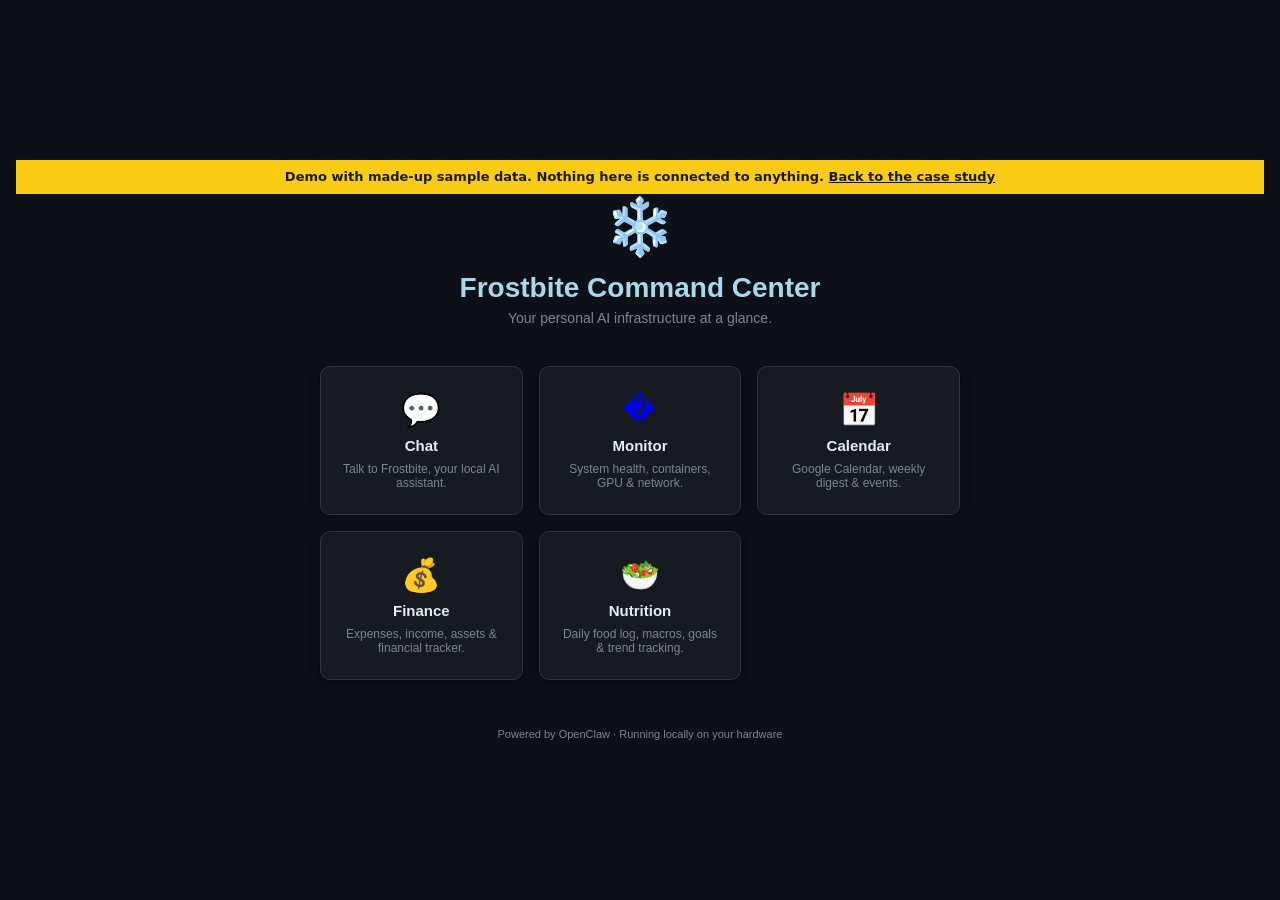
<file: demos/openclaw/index.html>
<!DOCTYPE html>
<html lang="en">
<head>
<meta name="robots" content="noindex">
<script src="/demos/openclaw/mock.js"></script>
<meta charset="UTF-8">
<meta name="viewport" content="width=device-width, initial-scale=1.0, viewport-fit=cover">
<meta name="apple-mobile-web-app-capable" content="yes">
<meta name="theme-color" content="#0d1117">
<title>Frostbite Command Center</title>
<link rel="icon" href="data:image/svg+xml,<svg xmlns='http://www.w3.org/2000/svg' viewBox='0 0 100 100'><text y='.9em' font-size='90'>❄️</text></svg>">
<style>
  :root {
    --bg:      #0d1117;
    --card:    #161b22;
    --border:  #30363d;
    --green:   #3fb950;
    --blue:    #58a6ff;
    --frost:   #a8d8ea;
    --muted:   #7d8590;
    --text:    #e6edf3;
    --text2:   #c9d1d9;
    --radius:  10px;
    --shadow:  0 2px 8px rgba(0,0,0,.4);
  }
  *, *::before, *::after { box-sizing: border-box; margin: 0; padding: 0; }
  body {
    background: var(--bg); color: var(--text);
    font-family: -apple-system, BlinkMacSystemFont, "Segoe UI", Roboto, "Helvetica Neue", sans-serif;
    font-size: 14px; min-height: 100dvh;
    display: flex; flex-direction: column; align-items: center; justify-content: center;
    padding: 32px 16px;
  }
  .hero { text-align: center; margin-bottom: 40px; }
  .hero-icon { font-size: 56px; margin-bottom: 12px; }
  .hero h1 { font-size: 28px; font-weight: 700; color: var(--frost); margin-bottom: 6px; }
  .hero p { color: var(--muted); font-size: 14px; }

  .grid {
    display: grid;
    grid-template-columns: repeat(auto-fit, minmax(200px, 1fr));
    gap: 16px; max-width: 640px; width: 100%;
  }
  .service-card {
    background: var(--card); border: 1px solid var(--border); border-radius: var(--radius);
    padding: 24px 20px; text-align: center; text-decoration: none;
    box-shadow: var(--shadow); transition: border-color .2s, transform .15s;
    display: flex; flex-direction: column; align-items: center; gap: 8px;
  }
  .service-card:hover { border-color: var(--blue); transform: translateY(-2px); }
  .service-icon { font-size: 32px; }
  .service-name { font-size: 15px; font-weight: 600; color: var(--text); }
  .service-desc { font-size: 12px; color: var(--muted); }

  .footer { margin-top: 48px; font-size: 11px; color: var(--muted); text-align: center; }
</style>
</head>
<body>

<div class="hero">
  <div class="hero-icon">❄️</div>
  <h1>Frostbite Command Center</h1>
  <p>Your personal AI infrastructure at a glance.</p>
</div>

<div class="grid">
  <a class="service-card" href="/demos/openclaw/chat/">
    <div class="service-icon">💬</div>
    <div class="service-name">Chat</div>
    <div class="service-desc">Talk to Frostbite, your local AI assistant.</div>
  </a>
  <a class="service-card" href="/demos/openclaw/monitor/">
    <div class="service-icon">�</div>
    <div class="service-name">Monitor</div>
    <div class="service-desc">System health, containers, GPU & network.</div>
  </a>

  <a class="service-card" href="/demos/openclaw/calendar/">
    <div class="service-icon">📅</div>
    <div class="service-name">Calendar</div>
    <div class="service-desc">Google Calendar, weekly digest &amp; events.</div>
  </a>
  <a class="service-card" href="/demos/openclaw/finance/">
    <div class="service-icon">💰</div>
    <div class="service-name">Finance</div>
    <div class="service-desc">Expenses, income, assets &amp; financial tracker.</div>
  </a>
  <a class="service-card" href="/demos/openclaw/nutrition/">
    <div class="service-icon">🥗</div>
    <div class="service-name">Nutrition</div>
    <div class="service-desc">Daily food log, macros, goals &amp; trend tracking.</div>
  </a>
</div>

<div class="footer">Powered by OpenClaw · Running locally on your hardware</div>

</body>
</html>
</file>
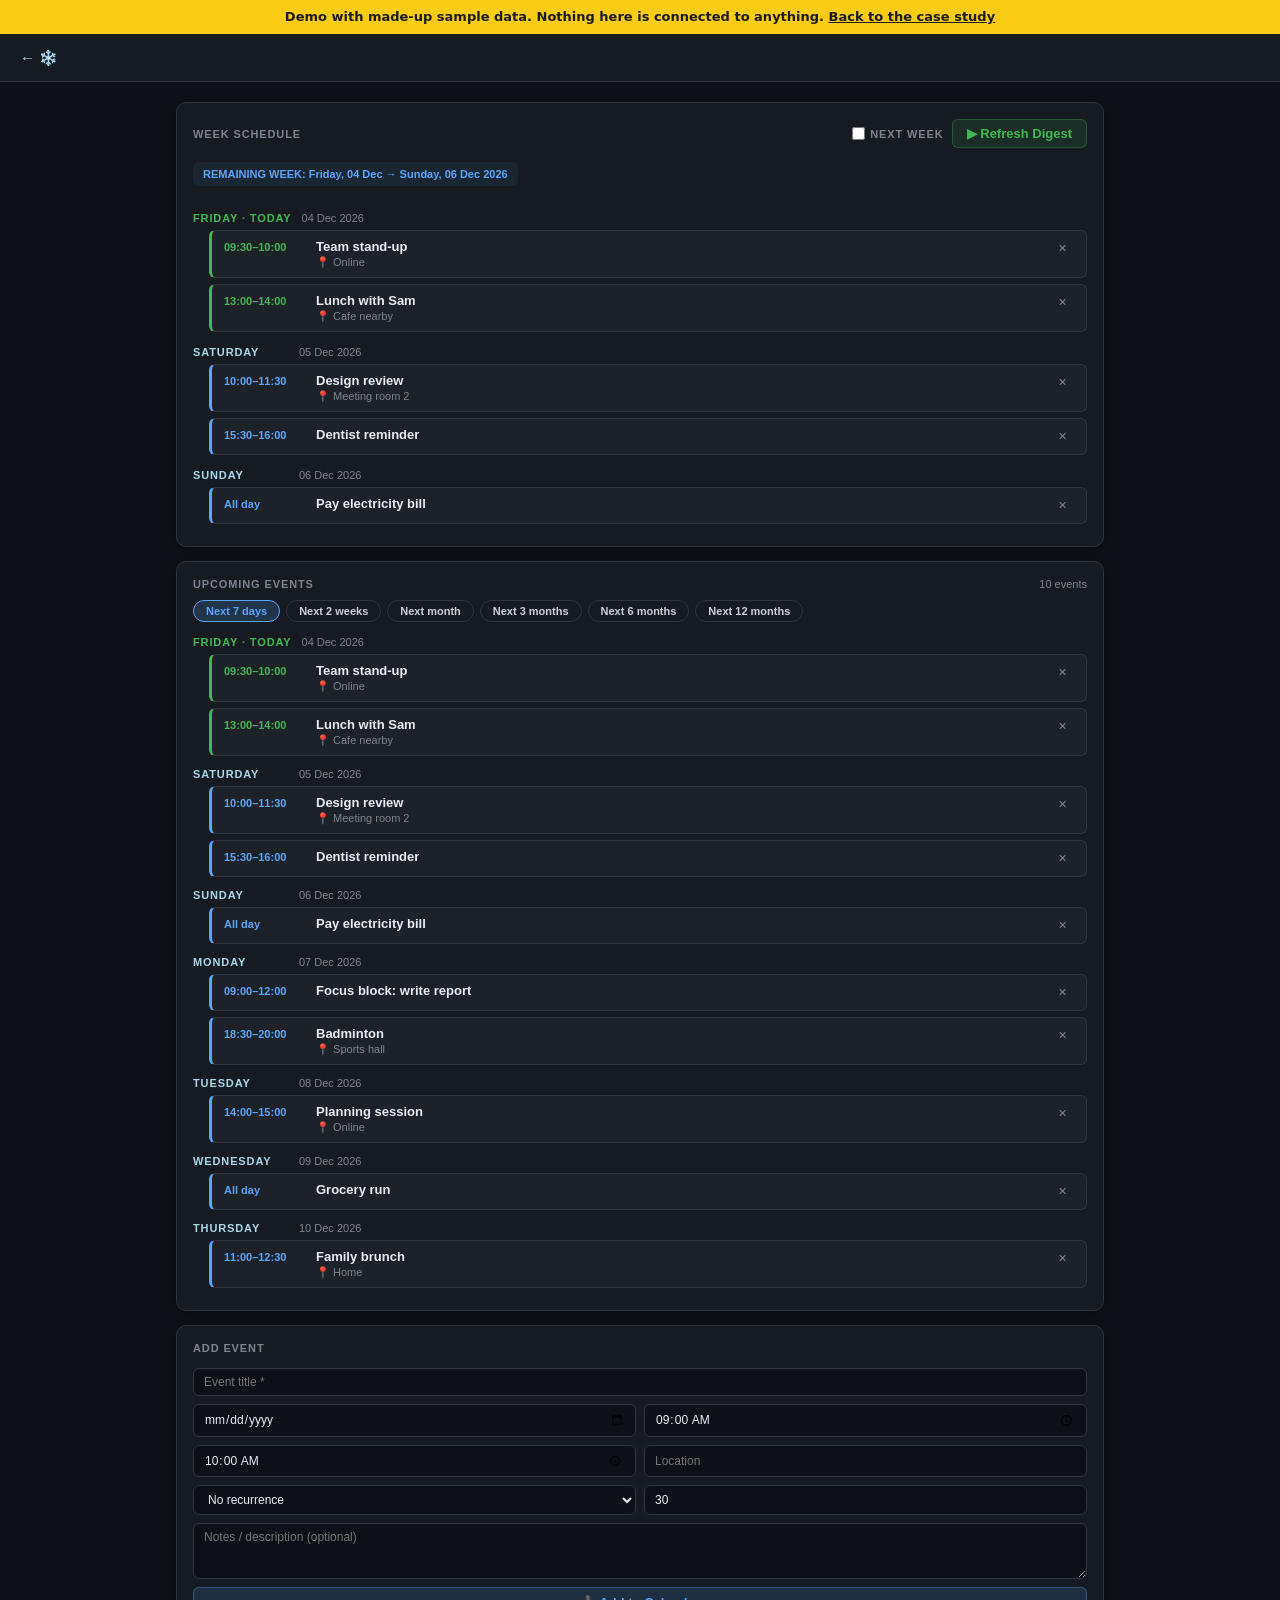
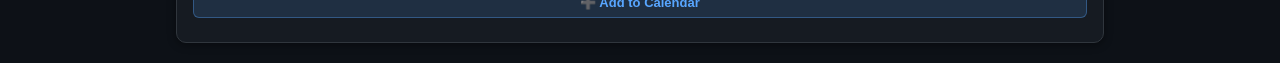
<file: demos/openclaw/calendar/index.html>
<!DOCTYPE html>
<html lang="en">
<head>
<meta name="robots" content="noindex">
<script src="/demos/openclaw/mock.js"></script>
<meta charset="UTF-8">
<meta name="viewport" content="width=device-width, initial-scale=1.0, viewport-fit=cover">
<meta name="apple-mobile-web-app-capable" content="yes">
<meta name="theme-color" content="#0d1117">
<title>Calendar — Frostbite</title>
<link rel="icon" href="data:image/svg+xml,<svg xmlns='http://www.w3.org/2000/svg' viewBox='0 0 100 100'><text y='.9em' font-size='90'>📅</text></svg>">
<style>
  :root {
    --bg:      #0d1117;
    --card:    #161b22;
    --border:  #30363d;
    --green:   #3fb950;
    --yellow:  #d29922;
    --red:     #f85149;
    --blue:    #58a6ff;
    --frost:   #a8d8ea;
    --muted:   #7d8590;
    --text:    #e6edf3;
    --text2:   #c9d1d9;
    --radius:  10px;
    --shadow:  0 2px 8px rgba(0,0,0,.4);
  }
  *, *::before, *::after { box-sizing: border-box; margin: 0; padding: 0; }
  body {
    background: var(--bg); color: var(--text);
    font-family: -apple-system, BlinkMacSystemFont, "Segoe UI", Roboto, "Helvetica Neue", sans-serif;
    font-size: 14px; min-height: 100dvh;
  }

  /* ── Top nav ── */
  .topnav {
    background: var(--card); border-bottom: 1px solid var(--border);
    display: flex; align-items: center; gap: 18px;
    padding: 0 20px; height: 48px; position: sticky; top: 0; z-index: 100;
  }
  .topnav .brand { font-weight: 700; font-size: 15px; color: var(--frost); text-decoration: none; display: flex; align-items: center; gap: 6px; }
  .topnav a { color: var(--muted); text-decoration: none; font-size: 13px; font-weight: 500; padding: 4px 0; transition: color .15s; }
  .topnav a:hover { color: var(--text); }
  .topnav a.active { color: var(--blue); border-bottom: 2px solid var(--blue); }

  /* ── Layout ── */
  .content { max-width: 960px; margin: 0 auto; padding: 20px 16px; }

  /* ── Grid / Card ── */
  .grid { display: grid; grid-template-columns: repeat(auto-fill, minmax(300px, 1fr)); gap: 14px; }
  .grid-full { grid-column: 1 / -1; }
  .card { background: var(--card); border: 1px solid var(--border); border-radius: var(--radius); padding: 16px; box-shadow: var(--shadow); }
  .card-title { font-size: 11px; font-weight: 600; text-transform: uppercase; letter-spacing: .08em; color: var(--muted); margin-bottom: 14px; }

  /* ── Calendar-specific ── */
  .cal-week-header { display: flex; align-items: center; gap: 10px; margin: 14px 0 6px; }
  .cal-week-header:first-child { margin-top: 0; }
  .cal-day-name { font-size: 11px; font-weight: 700; text-transform: uppercase; letter-spacing: .08em; color: var(--frost); min-width: 96px; }
  .cal-day-date { font-size: 11px; color: var(--muted); }
  .cal-day-free { font-size: 11px; color: var(--muted); font-style: italic; padding: 6px 0 6px 16px; margin-bottom: 4px; }
  .cal-ev-card {
    display: flex; align-items: flex-start; gap: 12px;
    background: rgba(255,255,255,.03); border: 1px solid var(--border);
    border-left: 3px solid var(--blue); border-radius: 6px;
    padding: 8px 12px; margin-bottom: 6px; margin-left: 16px;
  }
  .cal-ev-card.today-ev { border-left-color: var(--green); }
  .cal-ev-time { flex-shrink: 0; font-size: 11px; font-weight: 600; color: var(--blue); min-width: 80px; padding-top: 2px; }
  .cal-ev-card.today-ev .cal-ev-time { color: var(--green); }
  .cal-ev-info { flex: 1; min-width: 0; }
  .cal-ev-title { font-size: 13px; font-weight: 600; color: var(--text); white-space: nowrap; overflow: hidden; text-overflow: ellipsis; }
  .cal-ev-sub { font-size: 11px; color: var(--muted); margin-top: 2px; display: flex; gap: 10px; flex-wrap: wrap; }
  .cal-ev-del {
    flex-shrink: 0; background: none; border: 1px solid transparent;
    color: var(--muted); border-radius: 4px; padding: 2px 6px;
    font-size: 11px; cursor: pointer; transition: color .15s, border-color .15s; align-self: flex-start;
  }
  .cal-ev-del:hover { color: var(--red); border-color: var(--red); }
  .cal-week-range {
    font-size: 11px; font-weight: 600; color: var(--blue);
    margin-bottom: 12px; padding: 6px 10px; background: rgba(88,166,255,.08);
    border-radius: 6px; display: inline-block;
  }
  .cal-filter-wrap { display: flex; flex-wrap: wrap; gap: 6px; margin-bottom: 14px; }
  .cal-filter-pill {
    background: var(--card); border: 1px solid var(--border); color: var(--text2);
    border-radius: 20px; padding: 4px 12px; font-size: 11px; font-weight: 600;
    cursor: pointer; transition: background .12s, border-color .12s, color .12s; white-space: nowrap;
  }
  .cal-filter-pill:hover { background: rgba(88,166,255,.1); border-color: rgba(88,166,255,.4); color: var(--blue); }
  .cal-filter-pill.active { background: rgba(88,166,255,.18); border-color: var(--blue); color: var(--blue); }
  #cal-trigger-btn {
    background: rgba(63,185,80,.12); border: 1px solid rgba(63,185,80,.3); color: var(--green);
    border-radius: 6px; padding: 6px 14px; font-size: 13px; font-weight: 600;
    cursor: pointer; transition: background .15s;
  }
  #cal-trigger-btn:hover { background: rgba(63,185,80,.22); }
  #cal-trigger-btn:disabled { opacity: .4; cursor: not-allowed; }
  .cal-add-form { display: grid; grid-template-columns: 1fr 1fr; gap: 8px; }
  .cal-add-form input, .cal-add-form select, .cal-add-form textarea {
    background: #0d1117; border: 1px solid var(--border); border-radius: 6px;
    color: var(--text); padding: 6px 10px; font-size: 12px; width: 100%; font-family: inherit;
  }
  .cal-add-form textarea { resize: vertical; min-height: 56px; }
  .cal-add-form .full-col { grid-column: 1 / -1; }
  .cal-add-form input:focus, .cal-add-form select:focus, .cal-add-form textarea:focus { outline: none; border-color: var(--blue); }
  #cal-add-submit {
    background: rgba(88,166,255,.15); border: 1px solid rgba(88,166,255,.35); color: var(--blue);
    border-radius: 6px; padding: 7px 18px; font-size: 13px; font-weight: 600;
    cursor: pointer; transition: background .15s; width: 100%;
  }
  #cal-add-submit:hover { background: rgba(88,166,255,.28); }
  #cal-add-submit:disabled { opacity: .4; cursor: not-allowed; }
  .cal-empty { text-align: center; color: var(--muted); padding: 28px 0; font-size: 13px; }

  /* ── Toast ── */
  #toast {
    position: fixed; bottom: 24px; left: 50%; transform: translateX(-50%);
    background: var(--card); color: var(--text); border: 1px solid var(--border);
    border-radius: 8px; padding: 10px 20px; font-size: 13px; font-weight: 500;
    box-shadow: 0 4px 20px rgba(0,0,0,.5); z-index: 9999; display: none;
  }

  @media (max-width: 600px) {
    .cal-add-form input, .cal-add-form select, .cal-add-form textarea { font-size: 16px; }
    .topnav { overflow-x: auto; scrollbar-width: none; -webkit-overflow-scrolling: touch; }
    .topnav::-webkit-scrollbar { display: none; }
  }
</style>
</head>
<body>

<!-- ── Top Navigation ── -->
<nav class="topnav">
  <a class="brand" href="/demos/openclaw/" title="Back to Dashboard">← ❄️</a>
</nav>

<div class="content">
  <div class="grid">

    <!-- Weekly Digest Card -->
    <div class="card grid-full">
      <div class="card-title" style="display:flex;justify-content:space-between;align-items:center">
        <span>Week Schedule</span>
        <div style="display:flex;gap:8px;align-items:center">
          <label style="font-size:11px;color:var(--muted);display:flex;align-items:center;gap:5px">
            <input type="checkbox" id="cal-mode-next" onchange="fetchCalendarWeek()" style="accent-color:var(--blue)"> Next week
          </label>
          <button id="cal-trigger-btn" onclick="triggerWeeklyDigest(this)">▶ Refresh Digest</button>
        </div>
      </div>
      <div id="cal-digest-body">
        <div class="stat-label" style="color:var(--muted)">Loading…</div>
      </div>
    </div>

    <!-- Upcoming Events Card -->
    <div class="card grid-full">
      <div class="card-title" style="display:flex;justify-content:space-between;align-items:center;margin-bottom:10px">
        <span>Upcoming Events</span>
        <span id="cal-events-count" style="font-size:11px;color:var(--muted);font-weight:400;text-transform:none;letter-spacing:0"></span>
      </div>
      <div class="cal-filter-wrap" id="cal-filter-wrap">
        <button class="cal-filter-pill active" onclick="filterCalEvents(7,   this)">Next 7 days</button>
        <button class="cal-filter-pill"        onclick="filterCalEvents(14,  this)">Next 2 weeks</button>
        <button class="cal-filter-pill"        onclick="filterCalEvents(30,  this)">Next month</button>
        <button class="cal-filter-pill"        onclick="filterCalEvents(90,  this)">Next 3 months</button>
        <button class="cal-filter-pill"        onclick="filterCalEvents(180, this)">Next 6 months</button>
        <button class="cal-filter-pill"        onclick="filterCalEvents(365, this)">Next 12 months</button>
      </div>
      <div id="cal-events-body">
        <div class="stat-label" style="color:var(--muted)">Loading…</div>
      </div>
    </div>

    <!-- Add Event Card -->
    <div class="card grid-full">
      <div class="card-title">Add Event</div>
      <div class="cal-add-form">
        <input  class="full-col" id="cal-f-title"    placeholder="Event title *" type="text">
        <input  id="cal-f-date"     placeholder="Date (YYYY-MM-DD) *" type="date">
        <input  id="cal-f-time"     placeholder="Start time"          type="time" value="09:00">
        <input  id="cal-f-end-time" placeholder="End time"            type="time" value="10:00">
        <input  id="cal-f-location" placeholder="Location"            type="text">
        <select id="cal-f-recurrence">
          <option value="none">No recurrence</option>
          <option value="daily">Daily</option>
          <option value="weekly">Weekly</option>
          <option value="monthly">Monthly</option>
        </select>
        <input  id="cal-f-reminder" placeholder="Reminder (minutes before)" type="number" value="30">
        <select id="cal-f-remind-unit" style="display:none"></select>
        <textarea class="full-col" id="cal-f-desc" placeholder="Notes / description (optional)"></textarea>
        <button class="full-col" id="cal-add-submit" onclick="addCalendarEvent(this)">➕ Add to Calendar</button>
      </div>
      <div id="cal-add-msg" style="margin-top:8px;font-size:12px"></div>
    </div>

  </div>
</div>

<div id="toast"></div>

<script>
  const API = '/calendar';

  let _allCalEvents  = [];
  let _calFilterDays = 7;
  const _CAL_DAYS = ['Sunday','Monday','Tuesday','Wednesday','Thursday','Friday','Saturday'];
  const _CAL_MON  = ['Jan','Feb','Mar','Apr','May','Jun','Jul','Aug','Sep','Oct','Nov','Dec'];

  function _calFmtDate(iso) {
    if (!iso) return '';
    const [y, m, d] = iso.split('-').map(Number);
    const dow = new Date(y, m - 1, d).getDay();
    return `${_CAL_DAYS[dow]}, ${String(d).padStart(2,'0')} ${_CAL_MON[m-1]} ${y}`;
  }

  function escapeHtml(s) {
    if (!s) return '';
    return String(s).replace(/&/g,'&amp;').replace(/</g,'&lt;').replace(/>/g,'&gt;')
                    .replace(/"/g,'&quot;').replace(/'/g,'&#39;');
  }

  function showToast(msg) {
    const t = document.getElementById('toast');
    t.textContent = msg;
    t.style.display = 'block';
    clearTimeout(t._tid);
    t._tid = setTimeout(() => { t.style.display = 'none'; }, 5000);
  }

  // ── Fetch & Render ────────────────────────────────────────────────────────

  async function fetchCalendarWeek() {
    const mode = document.getElementById('cal-mode-next')?.checked ? 'next' : 'remaining';
    document.getElementById('cal-digest-body').innerHTML =
      '<div class="stat-label" style="color:var(--muted)">Loading…</div>';
    try {
      const res  = await fetch(`${API}/api/calendar/week?mode=${mode}`);
      const data = await res.json();
      if (!res.ok) throw new Error(data.detail || `HTTP ${res.status}`);
      renderCalendarDigest(data);
    } catch (err) {
      document.getElementById('cal-digest-body').innerHTML =
        `<div class="stat-label" style="color:var(--red)">Error: ${err.message}</div>`;
    }
    fetchCalendarEvents();
  }

  function renderCalendarDigest(data) {
    if (!data.week_start) {
      document.getElementById('cal-digest-body').innerHTML =
        '<div class="cal-empty">No digest yet — click Refresh Digest to generate.</div>';
      return;
    }
    const events = data.events || [];
    const today  = new Date().toISOString().slice(0, 10);
    const dateRange = [];
    let cur = new Date(data.week_start + 'T00:00:00');
    const endD = new Date(data.week_end + 'T00:00:00');
    while (cur <= endD) {
      dateRange.push(cur.toISOString().slice(0, 10));
      cur.setDate(cur.getDate() + 1);
    }
    const byDate = {};
    for (const ev of events) {
      (byDate[ev.date] = byDate[ev.date] || []).push(ev);
    }
    const mode = document.getElementById('cal-mode-next')?.checked
      ? 'WEEK AHEAD' : (new Date().getDay() === 1 ? 'THIS WEEK' : 'REMAINING WEEK');
    const rangeLabel = `${_calFmtDate(data.week_start).slice(0, -5)} → ${_calFmtDate(data.week_end)}`;
    let html = `<div class="cal-week-range">${mode}: ${rangeLabel}</div>`;

    for (const dateStr of dateRange) {
      const dayLabel = _calFmtDate(dateStr);
      const isToday  = dateStr === today;
      html += `
        <div class="cal-week-header">
          <span class="cal-day-name" style="${isToday ? 'color:var(--green)' : ''}">${dayLabel.split(',')[0]}${isToday ? ' · Today' : ''}</span>
          <span class="cal-day-date">${dayLabel.slice(dayLabel.indexOf(',')+2)}</span>
        </div>`;
      const dayEvs = (byDate[dateStr] || []).sort((a,b) => (a.time||'').localeCompare(b.time||''));
      if (dayEvs.length) {
        for (const ev of dayEvs) {
          const timeStr = ev.all_day ? 'All day' : (ev.time ? (ev.end_time ? `${ev.time}–${ev.end_time}` : ev.time) : 'All day');
          const loc  = ev.location    ? `<span>📍 ${escapeHtml(ev.location)}</span>` : '';
          const desc = ev.description ? `<span>📝 ${ev.description}</span>` : '';
          const link = ev.html_link   ? `<a href="${ev.html_link}" target="_blank" style="color:var(--blue);text-decoration:none;font-size:10px">Open in Google ↗</a>` : '';
          html += `
            <div class="cal-ev-card${isToday ? ' today-ev' : ''}">
              <div class="cal-ev-time">${timeStr}</div>
              <div class="cal-ev-info">
                <div class="cal-ev-title">${escapeHtml(ev.title)}</div>
                <div class="cal-ev-sub">${loc}${desc}${link}</div>
              </div>
              <button class="cal-ev-del" onclick="deleteCalendarEvent('${escapeHtml(ev.id)}',this)" title="Delete">✕</button>
            </div>`;
        }
      } else {
        html += `<div class="cal-day-free">✨ Free</div>`;
      }
    }
    document.getElementById('cal-digest-body').innerHTML = html;
  }

  async function fetchCalendarEvents() {
    try {
      const res  = await fetch(`${API}/api/calendar/events?days=365`);
      const data = await res.json();
      if (!res.ok) return;
      _allCalEvents = data.events || [];
      filterCalEvents(_calFilterDays);
    } catch (e) { /* silent */ }
  }

  function filterCalEvents(days, pillBtn) {
    _calFilterDays = days;
    if (pillBtn) {
      document.querySelectorAll('.cal-filter-pill').forEach(b => b.classList.remove('active'));
      pillBtn.classList.add('active');
    }
    const today = new Date().toISOString().slice(0, 10);
    const cutoff = new Date();
    cutoff.setDate(cutoff.getDate() + days);
    const cutoffStr = cutoff.toISOString().slice(0, 10);
    const filtered = _allCalEvents.filter(ev => ev.date >= today && ev.date <= cutoffStr);
    renderCalendarEvents(filtered);
  }

  function renderCalendarEvents(events) {
    const body  = document.getElementById('cal-events-body');
    const count = document.getElementById('cal-events-count');
    if (!events.length) {
      body.innerHTML = '<div class="cal-empty">No events in this range.</div>';
      if (count) count.textContent = '0 events';
      return;
    }
    if (count) count.textContent = `${events.length} event${events.length !== 1 ? 's' : ''}`;
    const today = new Date().toISOString().slice(0, 10);
    const byDate = {};
    for (const ev of events) {
      (byDate[ev.date] = byDate[ev.date] || []).push(ev);
    }
    const sortedDates = Object.keys(byDate).sort();
    let html = '';
    for (const dateStr of sortedDates) {
      const isToday = dateStr === today;
      const dayLabel = _calFmtDate(dateStr);
      html += `
        <div class="cal-week-header" style="margin-top:${html ? '12px' : '0'}">
          <span class="cal-day-name" style="${isToday ? 'color:var(--green)' : ''}">${dayLabel.split(',')[0]}${isToday ? ' · Today' : ''}</span>
          <span class="cal-day-date">${dayLabel.slice(dayLabel.indexOf(',')+2)}</span>
        </div>`;
      const dayEvs = byDate[dateStr].sort((a,b) => (a.time||'').localeCompare(b.time||''));
      for (const ev of dayEvs) {
        const timeStr = ev.all_day ? 'All day' : (ev.time ? (ev.end_time ? `${ev.time}–${ev.end_time}` : ev.time) : 'All day');
        const loc  = ev.location    ? `<span>📍 ${escapeHtml(ev.location)}</span>` : '';
        const desc = ev.description ? `<span>📝 ${ev.description}</span>` : '';
        const link = ev.html_link   ? `<a href="${ev.html_link}" target="_blank" style="color:var(--blue);text-decoration:none;font-size:10px">Open in Google ↗</a>` : '';
        html += `
          <div class="cal-ev-card${isToday ? ' today-ev' : ''}">
            <div class="cal-ev-time">${timeStr}</div>
            <div class="cal-ev-info">
              <div class="cal-ev-title">${escapeHtml(ev.title)}</div>
              <div class="cal-ev-sub">${loc}${desc}${link}</div>
            </div>
            <button class="cal-ev-del" onclick="deleteCalendarEvent('${escapeHtml(ev.id)}',this)" title="Delete">✕</button>
          </div>`;
      }
    }
    body.innerHTML = html;
  }

  async function triggerWeeklyDigest(btn) {
    btn.disabled = true;
    btn.textContent = '⏳ Generating…';
    try {
      const res  = await fetch(`${API}/api/calendar/week/trigger`, { method: 'POST' });
      const data = await res.json();
      if (!res.ok) throw new Error(data.detail || `HTTP ${res.status}`);
      document.getElementById('cal-mode-next').checked = false;
      renderCalendarDigest(data);
      showToast('✅ Weekly digest refreshed!');
    } catch (err) {
      showToast(`❌ Failed: ${err.message}`);
    } finally {
      btn.disabled = false;
      btn.textContent = '▶ Refresh Digest';
    }
  }

  async function addCalendarEvent(btn) {
    const title = document.getElementById('cal-f-title').value.trim();
    const date  = document.getElementById('cal-f-date').value.trim();
    if (!title || !date) {
      document.getElementById('cal-add-msg').innerHTML =
        '<span style="color:var(--red)">Title and date are required.</span>';
      return;
    }
    btn.disabled = true;
    btn.textContent = '⏳ Saving…';
    document.getElementById('cal-add-msg').innerHTML = '';
    const payload = {
      title, date,
      time:             document.getElementById('cal-f-time').value     || '00:00',
      end_time:         document.getElementById('cal-f-end-time').value  || '',
      location:         document.getElementById('cal-f-location').value  || '',
      recurrence:       document.getElementById('cal-f-recurrence').value|| 'none',
      reminder_minutes: parseInt(document.getElementById('cal-f-reminder').value) || 30,
      description:      document.getElementById('cal-f-desc').value      || '',
    };
    try {
      const res = await fetch(`${API}/api/calendar/events`, {
        method: 'POST',
        headers: { 'Content-Type': 'application/json' },
        body: JSON.stringify(payload),
      });
      const data = await res.json();
      if (!res.ok) throw new Error(data.detail || `HTTP ${res.status}`);
      document.getElementById('cal-add-msg').innerHTML =
        `<span style="color:var(--green)">✅ Added: ${escapeHtml(data.title)} on ${data.date}</span>`;
      ['cal-f-title','cal-f-date','cal-f-location','cal-f-desc'].forEach(id =>
        document.getElementById(id).value = '');
      document.getElementById('cal-f-time').value = '09:00';
      document.getElementById('cal-f-end-time').value = '10:00';
      document.getElementById('cal-f-reminder').value = '30';
      document.getElementById('cal-f-recurrence').value = 'none';
      fetchCalendarEvents();
    } catch (err) {
      document.getElementById('cal-add-msg').innerHTML =
        `<span style="color:var(--red)">❌ ${err.message}</span>`;
    } finally {
      btn.disabled    = false;
      btn.textContent = '➕ Add to Calendar';
    }
  }

  async function deleteCalendarEvent(id, btn) {
    if (!confirm('Delete this event?')) return;
    btn.disabled = true;
    try {
      const res = await fetch(`${API}/api/calendar/events/${id}`, { method: 'DELETE' });
      if (!res.ok) { const d = await res.json(); throw new Error(d.detail || `HTTP ${res.status}`); }
      showToast('🗑️ Event deleted');
      fetchCalendarEvents();
    } catch (err) {
      showToast(`❌ ${err.message}`);
      btn.disabled = false;
    }
  }

  // ── Init ──────────────────────────────────────────────────────────────────
  fetchCalendarWeek();
</script>
</body>
</html>
</file>
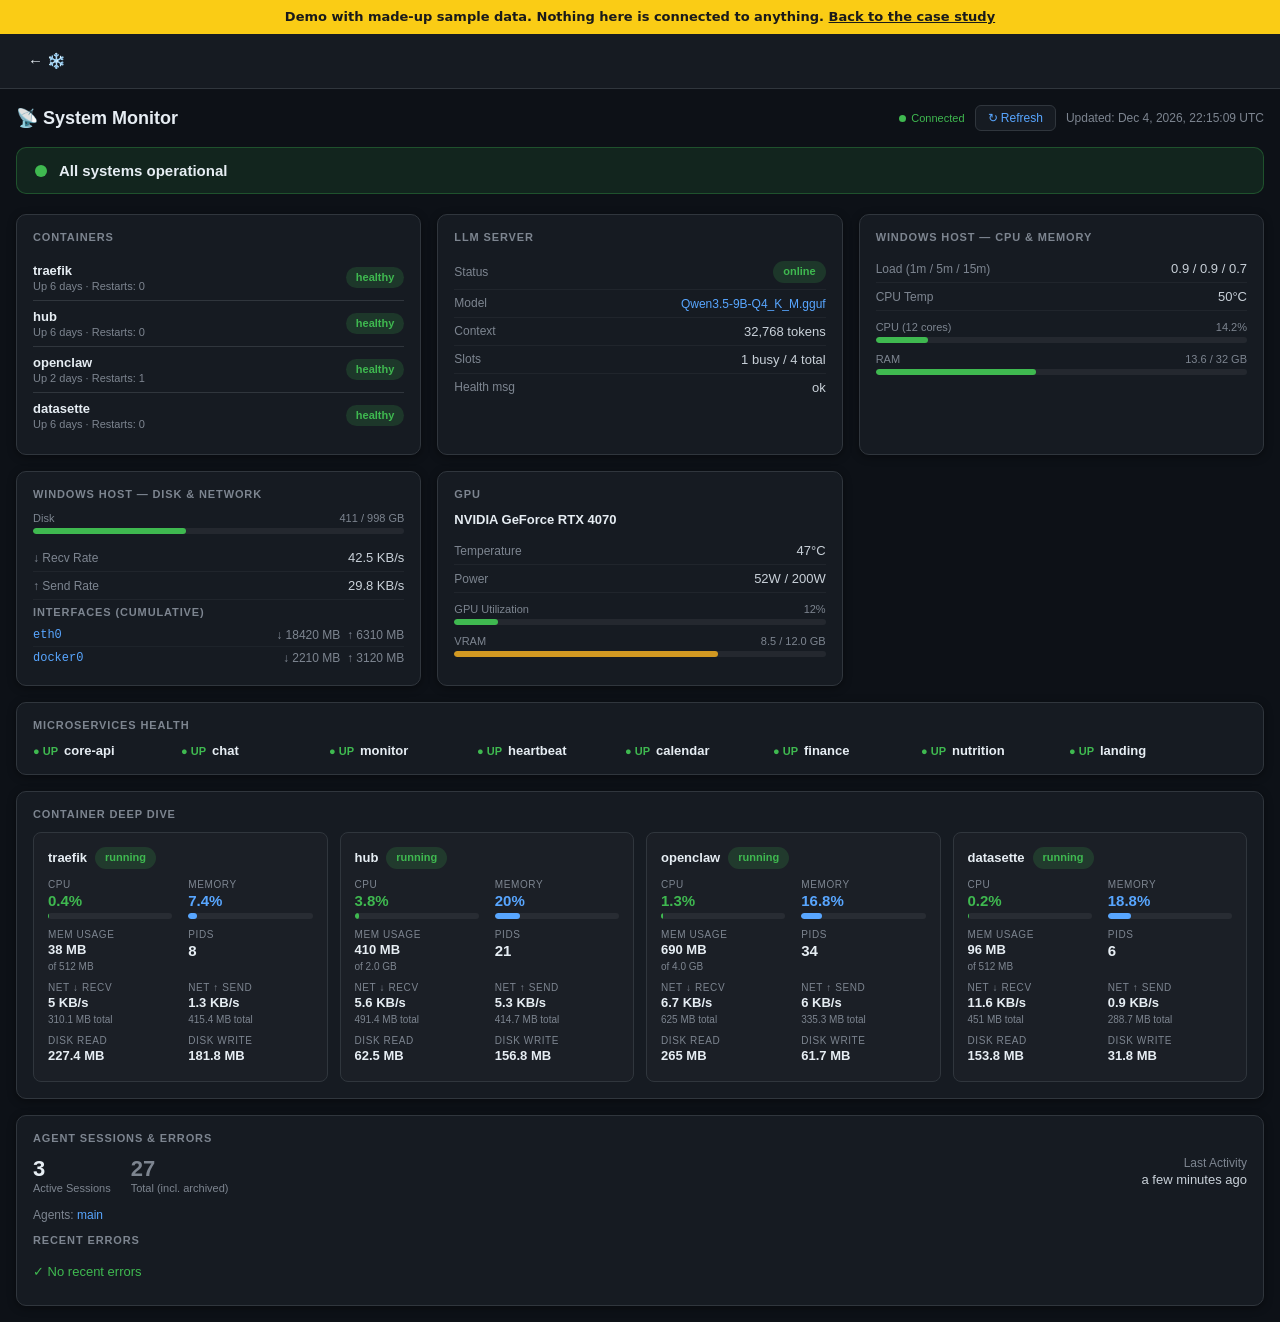
<file: demos/openclaw/monitor/index.html>
<!DOCTYPE html>
<html lang="en">
<head>
<meta name="robots" content="noindex">
<script src="/demos/openclaw/mock.js"></script>
<meta charset="UTF-8">
<meta name="viewport" content="width=device-width, initial-scale=1.0">
<meta name="theme-color" content="#0d1117">
<title>Monitor — Frostbite</title>
<link rel="icon" href="data:image/svg+xml,<svg xmlns='http://www.w3.org/2000/svg' viewBox='0 0 100 100'><text y='.9em' font-size='90'>📡</text></svg>">
<style>
  :root {
    --bg:      #0d1117;
    --card:    #161b22;
    --border:  #30363d;
    --green:   #3fb950;
    --yellow:  #d29922;
    --red:     #f85149;
    --blue:    #58a6ff;
    --frost:   #a8d8ea;
    --muted:   #7d8590;
    --text:    #e6edf3;
    --text2:   #c9d1d9;
    --radius:  10px;
    --shadow:  0 2px 8px rgba(0,0,0,.4);
  }
  *, *::before, *::after { box-sizing: border-box; margin: 0; padding: 0; }
  body { background: var(--bg); color: var(--text); font-family: -apple-system, BlinkMacSystemFont, "Segoe UI", Roboto, sans-serif; font-size: 14px; min-height: 100vh; }

  /* ── Top Nav ── */
  .topnav { display: flex; align-items: center; gap: 6px; padding: 12px 16px; border-bottom: 1px solid var(--border); background: var(--card); flex-wrap: wrap; }
  .topnav a { color: var(--muted); text-decoration: none; padding: 6px 12px; border-radius: 6px; font-size: 13px; font-weight: 500; transition: all .15s; }
  .topnav a:hover { color: var(--text); background: rgba(255,255,255,.06); }
  .topnav a.active { color: var(--frost); background: rgba(168,216,234,.1); }
  .topnav .brand { font-weight: 600; color: var(--text); font-size: 15px; margin-right: 12px; }

  /* ── Main ── */
  .main { padding: 16px; max-width: 1400px; margin: 0 auto; }

  /* ── Header ── */
  header { display: flex; align-items: center; justify-content: space-between; margin-bottom: 16px; flex-wrap: wrap; gap: 8px; }
  header h1 { font-size: 18px; font-weight: 600; display: flex; align-items: center; gap: 8px; }
  .header-meta { color: var(--muted); font-size: 12px; text-align: right; line-height: 1.6; }
  #refresh-btn { background: var(--card); border: 1px solid var(--border); color: var(--blue); padding: 5px 12px; border-radius: 6px; cursor: pointer; font-size: 12px; }
  #refresh-btn:hover { background: #1f2937; }

  /* ── Status banner ── */
  #overall-banner { border-radius: var(--radius); padding: 14px 18px; margin-bottom: 20px; display: flex; align-items: center; gap: 12px; font-weight: 600; font-size: 15px; border: 1px solid transparent; }
  #overall-banner.healthy { background: rgba(63,185,80,.12); border-color: rgba(63,185,80,.3); }
  #overall-banner.degraded { background: rgba(210,153,34,.12); border-color: rgba(210,153,34,.3); }
  #overall-banner.down { background: rgba(248,81,73,.12); border-color: rgba(248,81,73,.3); }
  #overall-banner .dot { width: 12px; height: 12px; border-radius: 50%; flex-shrink: 0; animation: pulse 2s ease-in-out infinite; }
  #overall-banner.healthy .dot { background: var(--green); }
  #overall-banner.degraded .dot { background: var(--yellow); }
  #overall-banner.down .dot { background: var(--red); animation: none; }
  @keyframes pulse { 0%, 100% { opacity: 1; } 50% { opacity: .4; } }

  /* ── Grid ── */
  .grid { display: grid; grid-template-columns: repeat(auto-fit, minmax(320px, 1fr)); gap: 16px; }
  .grid-full { grid-column: 1 / -1; }

  /* ── Card ── */
  .card { background: var(--card); border: 1px solid var(--border); border-radius: var(--radius); padding: 16px; box-shadow: var(--shadow); }
  .card-title { font-size: 11px; font-weight: 600; text-transform: uppercase; letter-spacing: .08em; color: var(--muted); margin-bottom: 12px; }

  /* ── Containers ── */
  .container-row { display: flex; justify-content: space-between; align-items: center; padding: 8px 0; border-bottom: 1px solid var(--border); }
  .container-row:last-child { border-bottom: none; }
  .container-name { font-weight: 600; font-size: 13px; }
  .container-meta { color: var(--muted); font-size: 11px; margin-top: 2px; }

  /* ── Pills ── */
  .pill { display: inline-block; padding: 2px 10px; border-radius: 12px; font-size: 11px; font-weight: 600; line-height: 1.6; }
  .pill-green { background: rgba(63,185,80,.18); color: var(--green); }
  .pill-yellow { background: rgba(210,153,34,.18); color: var(--yellow); }
  .pill-red { background: rgba(248,81,73,.18); color: var(--red); }
  .pill-gray { background: rgba(125,133,144,.15); color: var(--muted); }
  .pill-blue { background: rgba(88,166,255,.15); color: var(--blue); }

  /* ── Stat rows ── */
  .stat-row { display: flex; justify-content: space-between; align-items: center; padding: 6px 0; border-bottom: 1px solid rgba(48,54,61,.4); font-size: 13px; }
  .stat-row:last-child { border-bottom: none; }
  .stat-label { color: var(--muted); font-size: 12px; }
  .stat-value { font-size: 13px; font-weight: 500; color: var(--text2); }

  /* ── Progress bars ── */
  .bar-wrap { margin-top: 10px; }
  .bar-label { display: flex; justify-content: space-between; font-size: 11px; color: var(--muted); margin-bottom: 4px; }
  .bar-track { height: 6px; background: rgba(255,255,255,.06); border-radius: 3px; overflow: hidden; }
  .bar-fill { height: 100%; border-radius: 3px; transition: width .4s; }
  .bar-green { background: var(--green); }
  .bar-yellow { background: var(--yellow); }
  .bar-red { background: var(--red); }
  .bar-blue { background: var(--blue); }

  /* ── GPU ── */
  .gpu-name { font-weight: 600; font-size: 13px; margin-bottom: 10px; color: var(--text); }

  /* ── Container deep stats ── */
  .cstat-grid { display: grid; grid-template-columns: repeat(auto-fit, minmax(280px, 1fr)); gap: 12px; }
  .cstat-card { background: rgba(255,255,255,.02); border: 1px solid var(--border); border-radius: 8px; padding: 14px; }
  .cstat-name { font-weight: 600; font-size: 13px; margin-bottom: 10px; display: flex; align-items: center; gap: 8px; }
  .cstat-row { display: flex; gap: 16px; margin-top: 10px; }
  .cstat-metric { flex: 1; }
  .cstat-metric-label { font-size: 10px; color: var(--muted); text-transform: uppercase; letter-spacing: .06em; }
  .cstat-metric-value { font-size: 15px; font-weight: 600; color: var(--text); margin: 2px 0 4px; }

  /* ── Net interfaces ── */
  .iface-row { display: flex; justify-content: space-between; align-items: center; padding: 4px 0; border-bottom: 1px solid rgba(48,54,61,.3); font-size: 12px; }
  .iface-row:last-child { border-bottom: none; }
  .iface-name { color: var(--blue); font-family: monospace; }
  .iface-stat { color: var(--muted); }

  /* ── Error list ── */
  .error-list { list-style: none; }
  .error-item { background: rgba(248,81,73,.06); border-left: 3px solid var(--red); padding: 8px 12px; border-radius: 0 6px 6px 0; margin-bottom: 6px; font-size: 12px; }
  .error-time { color: var(--muted); font-size: 11px; margin-bottom: 2px; }
  .error-msg { color: var(--text2); word-break: break-word; }
  .no-errors { color: var(--green); font-size: 13px; padding: 10px 0; }

  /* ── Loading / Toast ── */
  .conn-status { display: flex; align-items: center; gap: 5px; font-size: 11px; }
  .conn-dot { width: 7px; height: 7px; border-radius: 50%; }
  .conn-ok .conn-dot { background: var(--green); } .conn-ok { color: var(--green); }
  .conn-err .conn-dot { background: var(--red); } .conn-err { color: var(--red); }
  #toast { display: none; position: fixed; bottom: 20px; right: 20px; padding: 12px 20px; border-radius: 8px; font-size: 13px; z-index: 9999; background: var(--card); border: 1px solid var(--border); color: var(--text); box-shadow: 0 4px 12px rgba(0,0,0,.5); }
  #toast.toast-success { border-color: var(--green); color: var(--green); }
  #toast.toast-error { border-color: var(--red); color: var(--red); }

  /* ── Skeleton ── */
  .skeleton { background: linear-gradient(90deg, rgba(255,255,255,.04) 25%, rgba(255,255,255,.08) 50%, rgba(255,255,255,.04) 75%); background-size: 200% 100%; animation: shimmer 1.5s infinite; border-radius: 4px; height: 14px; }
  .skeleton-bar { height: 6px; border-radius: 4px; margin: 10px 0 8px; }
  .skeleton-row { display: flex; justify-content: space-between; gap: 12px; }
  .skeleton-row .skeleton { flex: 1; }
  .skeleton-wide { width: 80%; } .skeleton-short { width: 40%; }
  @keyframes shimmer { 0% { background-position: -200% 0; } 100% { background-position: 200% 0; } }

  @media (max-width: 768px) { .grid { grid-template-columns: 1fr; } }
</style>
</head>
<body>

<nav class="topnav">
  <a class="brand" href="/demos/openclaw/" title="Back to Dashboard">← ❄️</a>
</nav>

<div id="toast" role="alert"></div>

<div class="main">
<header>
  <h1>📡 System Monitor</h1>
  <div style="display:flex;align-items:center;gap:10px;flex-wrap:wrap">
    <span class="conn-status conn-ok" id="conn-indicator"><span class="conn-dot"></span><span id="conn-text">Connected</span></span>
    <button id="refresh-btn" onclick="fetchData()">↻ Refresh</button>
    <div class="header-meta"><div id="last-updated">—</div><div id="countdown"></div></div>
  </div>
</header>

<div id="overall-banner" class="degraded"><div class="dot"></div><span id="overall-text">Loading…</span></div>

<div class="grid">
  <div class="card"><div class="card-title">Containers</div><div id="containers-body"><div class="skeleton-row"><div class="skeleton skeleton-wide"></div><div class="skeleton skeleton-short"></div></div></div></div>
  <div class="card"><div class="card-title">LLM Server</div><div id="llm-body"><div class="skeleton-row"><div class="skeleton skeleton-wide"></div><div class="skeleton skeleton-short"></div></div></div></div>
  <div class="card"><div class="card-title">Windows Host — CPU &amp; Memory</div><div id="system-body"><div class="skeleton-row"><div class="skeleton skeleton-wide"></div><div class="skeleton skeleton-short"></div></div></div></div>
  <div class="card"><div class="card-title">Windows Host — Disk &amp; Network</div><div id="network-body"><div class="skeleton skeleton-bar"></div></div></div>
  <div class="card"><div class="card-title">GPU</div><div id="gpu-body"><div class="skeleton skeleton-bar"></div></div></div>
  <div class="card grid-full"><div class="card-title">Microservices Health</div><div id="svchealth-body"><div class="stat-label">Loading…</div></div></div>
  <div class="card grid-full"><div class="card-title">Container Deep Dive</div><div id="cstats-body"><div class="stat-label">Loading…</div></div></div>
  <div class="card grid-full"><div class="card-title">Agent Sessions &amp; Errors</div><div id="sessions-body"><div class="skeleton-row"><div class="skeleton skeleton-short"></div><div class="skeleton skeleton-short"></div></div></div></div>
</div>
</div>

<script>
const REFRESH_INTERVAL = 15;
let countdown = REFRESH_INTERVAL, timer;

function pill(label, color) { return `<span class="pill pill-${color}">${label}</span>`; }
function statusPill(running, health) {
  if (!running) return pill('stopped', 'red');
  if (health === 'healthy') return pill('healthy', 'green');
  if (health === 'starting') return pill('starting', 'yellow');
  if (health === 'unhealthy') return pill('unhealthy', 'red');
  return pill('running', 'green');
}
function barColor(pct) { return pct < 60 ? 'green' : pct < 85 ? 'yellow' : 'red'; }
function bar(label, pct, detail) {
  const c = barColor(pct);
  return `<div class="bar-wrap"><div class="bar-label"><span>${label}</span><span>${detail}</span></div><div class="bar-track"><div class="bar-fill bar-${c}" style="width:${Math.min(pct,100)}%"></div></div></div>`;
}
function statRow(label, value) { return `<div class="stat-row"><span class="stat-label">${label}</span><span class="stat-value">${value}</span></div>`; }

function _localTz() { return Intl.DateTimeFormat().resolvedOptions().timeZone; }
function _localNow() {
  const d = new Date();
  const tz = new Intl.DateTimeFormat('en', { timeZoneName: 'short', timeZone: _localTz() }).formatToParts(d).find(p => p.type === 'timeZoneName')?.value || '';
  return d.toLocaleString('en-US', { timeZone: _localTz(), year: 'numeric', month: 'short', day: 'numeric', hour: '2-digit', minute: '2-digit', second: '2-digit', hour12: false }) + ' ' + tz;
}

function showToast(msg, type) {
  const t = document.getElementById('toast');
  t.textContent = msg; t.className = type ? `toast-${type}` : '';
  t.style.display = 'block';
  clearTimeout(t._tid);
  t._tid = setTimeout(() => { t.style.display = 'none'; }, 5000);
}
function setConnStatus(ok) {
  const el = document.getElementById('conn-indicator'), txt = document.getElementById('conn-text');
  if (!el) return;
  el.classList.toggle('conn-ok', ok); el.classList.toggle('conn-err', !ok);
  txt.textContent = ok ? 'Connected' : 'Disconnected';
}

function renderOverall(data) {
  const banner = document.getElementById('overall-banner'), text = document.getElementById('overall-text');
  const map = { healthy: 'All systems operational', degraded: 'Some services are degraded', down: 'Critical — services are down' };
  banner.className = data.overall; text.textContent = map[data.overall] || data.overall;
}
function renderContainers(containers) {
  if (!containers?.length) { document.getElementById('containers-body').innerHTML = '<div class="stat-label">No data</div>'; return; }
  let html = '';
  for (const c of containers) {
    if (c.error) { html += `<div class="stat-label" style="color:var(--red)">${c.error}</div>`; continue; }
    html += `<div class="container-row"><div><div class="container-name">${c.name}</div><div class="container-meta">Up ${c.started_at} · Restarts: ${c.restart_count}</div></div><div>${statusPill(c.running, c.health)}</div></div>`;
  }
  document.getElementById('containers-body').innerHTML = html;
}
function renderLLM(llm) {
  let html = '';
  html += statRow('Status', llm.healthy ? pill('online', 'green') : pill('offline', 'red'));
  if (llm.model && llm.model !== '—') html += statRow('Model', `<span style="color:var(--blue);font-size:12px">${llm.model}</span>`);
  if (llm.n_ctx && llm.n_ctx !== '—') html += statRow('Context', `${Number(llm.n_ctx).toLocaleString()} tokens`);
  if (llm.slots_idle !== undefined && llm.slots_idle !== '—') { const total = (llm.slots_idle||0)+(llm.slots_processing||0); html += statRow('Slots', `${llm.slots_processing} busy / ${total} total`); }
  if (llm.health_status) html += statRow('Health msg', llm.health_status);
  document.getElementById('llm-body').innerHTML = html;
}
function renderSystem(host) {
  let html = '';
  const cpuLabel = host.cpu_count ? `CPU (${host.cpu_count} cores)` : 'CPU';
  html += statRow('Load (1m / 5m / 15m)', `${host.cpu_load_1m} / ${host.cpu_load_5m} / ${host.cpu_load_15m}`);
  if (host.cpu_temp && host.cpu_temp !== '—') html += statRow('CPU Temp', host.cpu_temp);
  html += bar(cpuLabel, host.cpu_percent, `${host.cpu_percent.toFixed(1)}%`);
  html += bar('RAM', host.mem_percent, `${host.mem_used_gb} / ${host.mem_total_gb} GB`);
  document.getElementById('system-body').innerHTML = html;
}
function renderNetwork(host) {
  let html = '';
  html += bar('Disk', host.disk_percent, `${host.disk_used_gb} / ${host.disk_total_gb} GB`);
  html += `<div style="height:10px"></div>`;
  html += statRow('↓ Recv Rate', `${host.net_rx_kbps} KB/s`);
  html += statRow('↑ Send Rate', `${host.net_tx_kbps} KB/s`);
  html += `<div style="height:6px"></div>`;
  if (host.net_interfaces?.length) {
    html += `<div class="card-title" style="margin-bottom:6px">Interfaces (cumulative)</div>`;
    for (const iface of host.net_interfaces) {
      html += `<div class="iface-row"><span class="iface-name">${iface.name}</span><span class="iface-stat">↓ ${iface.rx_mb} MB &nbsp;↑ ${iface.tx_mb} MB</span></div>`;
    }
  }
  document.getElementById('network-body').innerHTML = html;
}
function renderContainerDeepStats(cstats) {
  if (!cstats?.length) { document.getElementById('cstats-body').innerHTML = '<div class="stat-label">No data</div>'; return; }
  let html = '<div class="cstat-grid">';
  for (const c of cstats) {
    if (c.error) { html += `<div class="cstat-card"><div class="stat-label" style="color:var(--red)">${c.error}</div></div>`; continue; }
    if (!c.running) { html += `<div class="cstat-card"><div class="cstat-name">${c.name} ${pill('stopped','red')}</div></div>`; continue; }
    const cpuColor = c.cpu_pct > 80 ? 'red' : c.cpu_pct > 50 ? 'yellow' : 'green';
    const memColor = c.mem_pct > 80 ? 'red' : c.mem_pct > 50 ? 'yellow' : 'blue';
    const memLimit = c.mem_limit_mb >= 1024 ? `${(c.mem_limit_mb/1024).toFixed(1)} GB` : `${c.mem_limit_mb} MB`;
    const memUsed  = c.mem_usage_mb >= 1024 ? `${(c.mem_usage_mb/1024).toFixed(2)} GB` : `${c.mem_usage_mb} MB`;
    html += `<div class="cstat-card"><div class="cstat-name">${c.name} ${pill('running','green')}</div>
      <div class="cstat-row"><div class="cstat-metric"><div class="cstat-metric-label">CPU</div><div class="cstat-metric-value" style="color:var(--${cpuColor})">${c.cpu_pct}%</div><div class="bar-track"><div class="bar-fill bar-${cpuColor}" style="width:${Math.min(c.cpu_pct,100)}%"></div></div></div>
      <div class="cstat-metric"><div class="cstat-metric-label">Memory</div><div class="cstat-metric-value" style="color:var(--${memColor})">${c.mem_pct}%</div><div class="bar-track"><div class="bar-fill bar-${memColor}" style="width:${Math.min(c.mem_pct,100)}%"></div></div></div></div>
      <div class="cstat-row"><div class="cstat-metric"><div class="cstat-metric-label">Mem Usage</div><div class="cstat-metric-value" style="font-size:13px">${memUsed}</div><div style="font-size:10px;color:var(--muted)">of ${memLimit}</div></div>
      <div class="cstat-metric"><div class="cstat-metric-label">PIDs</div><div class="cstat-metric-value">${c.pids}</div></div></div>
      <div class="cstat-row"><div class="cstat-metric"><div class="cstat-metric-label">Net ↓ Recv</div><div class="cstat-metric-value" style="font-size:13px">${c.net_rx_kbps} KB/s</div><div style="font-size:10px;color:var(--muted)">${c.net_rx_mb} MB total</div></div>
      <div class="cstat-metric"><div class="cstat-metric-label">Net ↑ Send</div><div class="cstat-metric-value" style="font-size:13px">${c.net_tx_kbps} KB/s</div><div style="font-size:10px;color:var(--muted)">${c.net_tx_mb} MB total</div></div></div>
      <div class="cstat-row"><div class="cstat-metric"><div class="cstat-metric-label">Disk Read</div><div class="cstat-metric-value" style="font-size:13px">${c.blk_read_mb} MB</div></div>
      <div class="cstat-metric"><div class="cstat-metric-label">Disk Write</div><div class="cstat-metric-value" style="font-size:13px">${c.blk_write_mb} MB</div></div></div></div>`;
  }
  html += '</div>';
  document.getElementById('cstats-body').innerHTML = html;
}
function renderServiceHealth(serviceHealth) {
  const el = document.getElementById('svchealth-body');
  if (!serviceHealth || !Object.keys(serviceHealth).length) {
    el.innerHTML = '<div class="stat-label">No data</div>'; return;
  }
  const ORDER = ['core-api','chat','monitor','heartbeat','calendar','finance','nutrition','landing'];
  const names = [...new Set([...ORDER, ...Object.keys(serviceHealth)])];
  let html = '<div style="display:flex;flex-wrap:wrap;gap:10px 18px;">';
  for (const name of names) {
    if (!(name in serviceHealth)) continue;
    const ok = serviceHealth[name];
    const color = ok ? 'var(--green)' : 'var(--red)';
    const label = ok ? '● UP' : '● DOWN';
    html += `<div style="display:flex;align-items:center;gap:6px;min-width:130px;">
      <span style="color:${color};font-size:11px;font-weight:700;">${label}</span>
      <span style="font-size:13px;font-weight:600;">${name}</span>
    </div>`;
  }
  html += '</div>';
  el.innerHTML = html;
}
function renderGPU(gpus) {
  if (!gpus?.length) { document.getElementById('gpu-body').innerHTML = '<div class="stat-label">No GPU data</div>'; return; }
  let html = '';
  for (const g of gpus) {
    if (!g.available) { html += `<div class="stat-label" style="color:var(--muted)">GPU unavailable: ${g.error||''}</div>`; continue; }
    html += `<div class="gpu-name">${g.name}</div>`;
    html += statRow('Temperature', `${g.temp_c}°C`);
    if (g.power_draw_w && g.power_limit_w) html += statRow('Power', `${g.power_draw_w.toFixed(0)}W / ${g.power_limit_w.toFixed(0)}W`);
    html += bar('GPU Utilization', g.util_pct, `${g.util_pct.toFixed(0)}%`);
    html += bar('VRAM', g.vram_percent, `${(g.vram_used_mb/1024).toFixed(1)} / ${(g.vram_total_mb/1024).toFixed(1)} GB`);
  }
  document.getElementById('gpu-body').innerHTML = html;
}
function renderSessions(sessions) {
  let html = `<div style="display:flex;gap:20px;margin-bottom:14px;flex-wrap:wrap">
    <div><div style="font-size:22px;font-weight:700;color:var(--text)">${sessions.active_sessions}</div><div style="font-size:11px;color:var(--muted)">Active Sessions</div></div>
    <div><div style="font-size:22px;font-weight:700;color:var(--muted)">${sessions.total_sessions}</div><div style="font-size:11px;color:var(--muted)">Total (incl. archived)</div></div>
    <div style="margin-left:auto;text-align:right"><div style="font-size:12px;color:var(--muted)">Last Activity</div><div style="font-size:13px;color:var(--text2);margin-top:2px">${sessions.last_activity||'—'}</div></div></div>`;
  if (sessions.agents?.length) {
    html += `<div style="margin-bottom:12px;font-size:12px;color:var(--muted)">Agents: ${sessions.agents.map(a => `<span style="color:var(--blue);margin-right:6px">${a}</span>`).join('')}</div>`;
  }
  html += `<div class="card-title" style="margin-bottom:8px">Recent Errors</div>`;
  if (!sessions.recent_errors?.length) { html += `<div class="no-errors">✓ No recent errors</div>`; }
  else {
    html += '<ul class="error-list">';
    for (const e of sessions.recent_errors) { html += `<li class="error-item"><div class="error-time">${e.time} · session ${e.session}</div><div class="error-msg">${e.error}</div></li>`; }
    html += '</ul>';
  }
  document.getElementById('sessions-body').innerHTML = html;
}

async function fetchData() {
  try {
    const res = await fetch('/monitor/api/status');
    if (!res.ok) throw new Error(`HTTP ${res.status}`);
    const data = await res.json();
    setConnStatus(true);
    renderOverall(data); renderContainers(data.containers); renderLLM(data.llm);
    renderSystem(data.host); renderNetwork(data.host); renderGPU(data.gpu);
    renderContainerDeepStats(data.cstats); renderSessions(data.sessions);
    renderServiceHealth(data.service_health);
    document.getElementById('last-updated').textContent = `Updated: ${_localNow()}`;
    clearInterval(timer); countdown = REFRESH_INTERVAL; startCountdown();
  } catch (err) { setConnStatus(false); showToast(`Fetch failed: ${err.message}`, 'error'); }
}
function startCountdown() {
  const el = document.getElementById('countdown');
  timer = setInterval(() => { countdown--; el.textContent = `Next refresh in ${countdown}s`; if (countdown <= 0) { clearInterval(timer); fetchData(); } }, 1000);
}
fetchData();
</script>
</body>
</html>
</file>
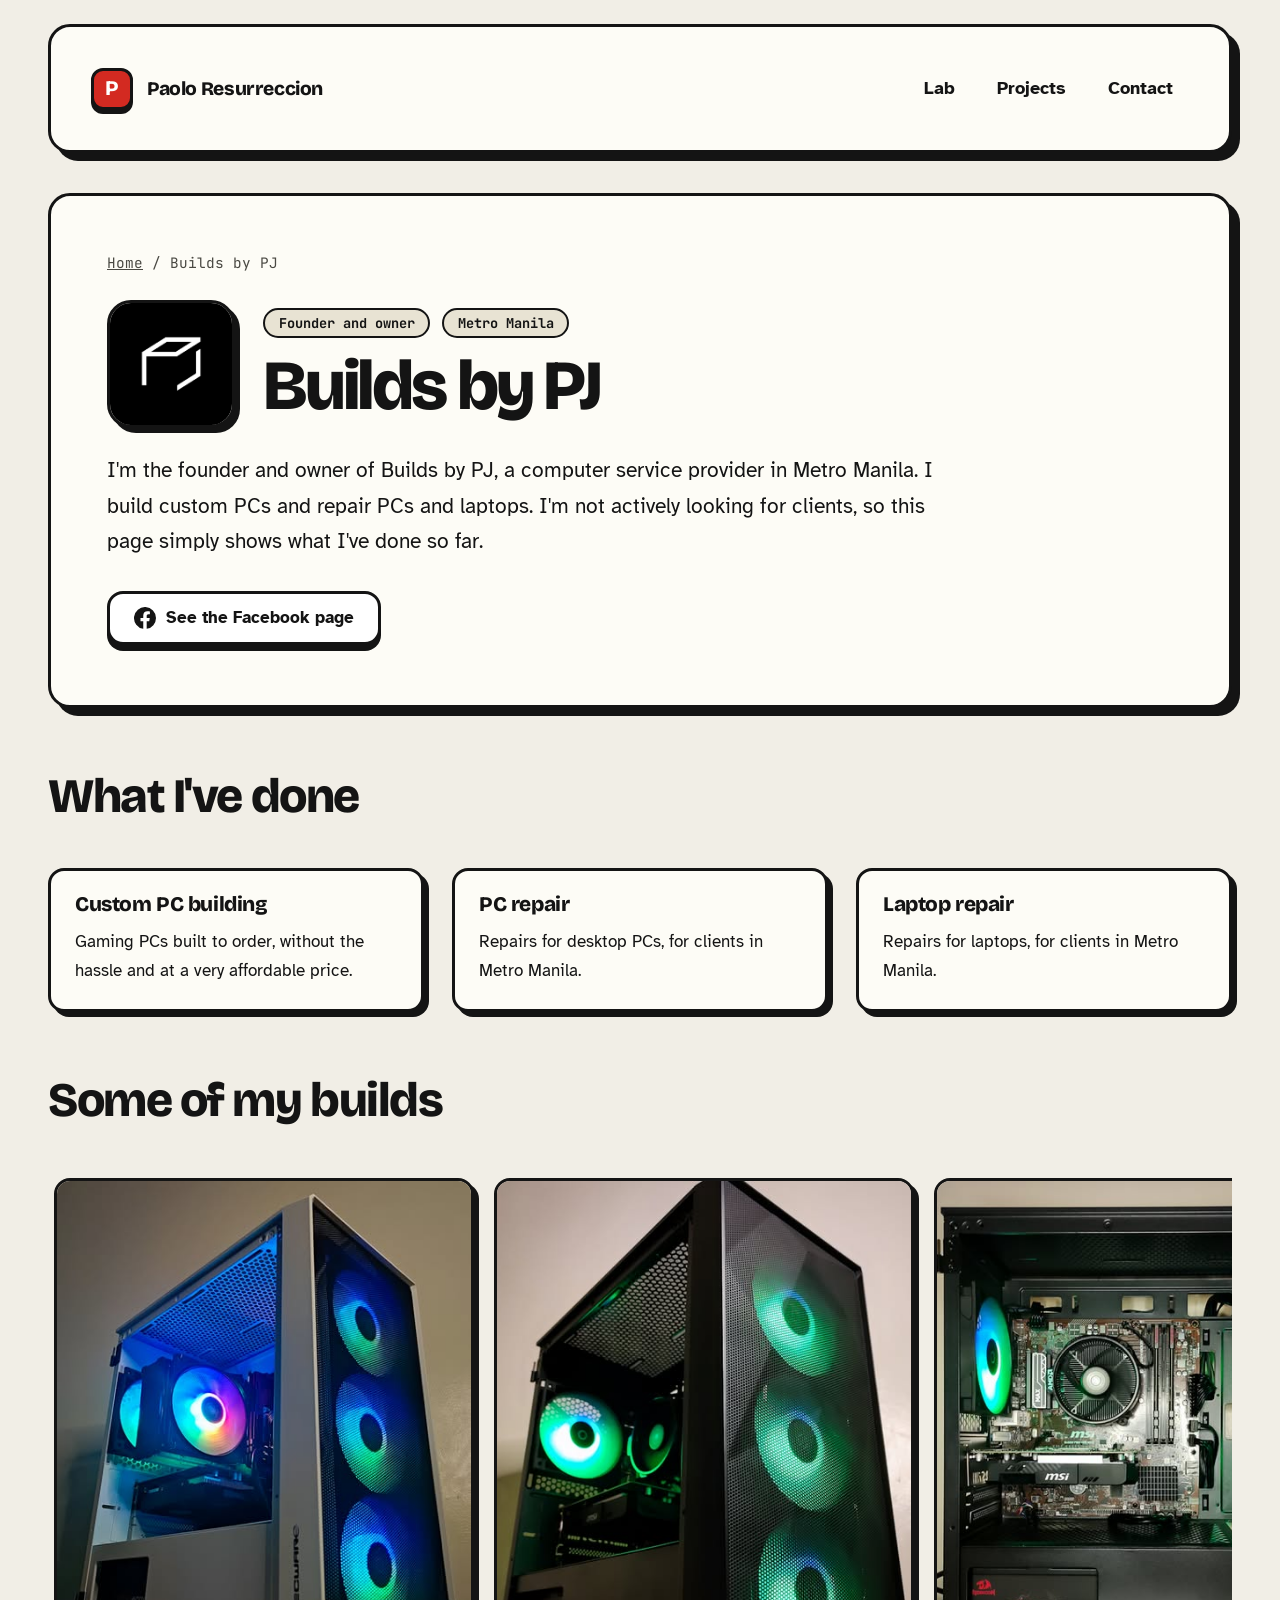
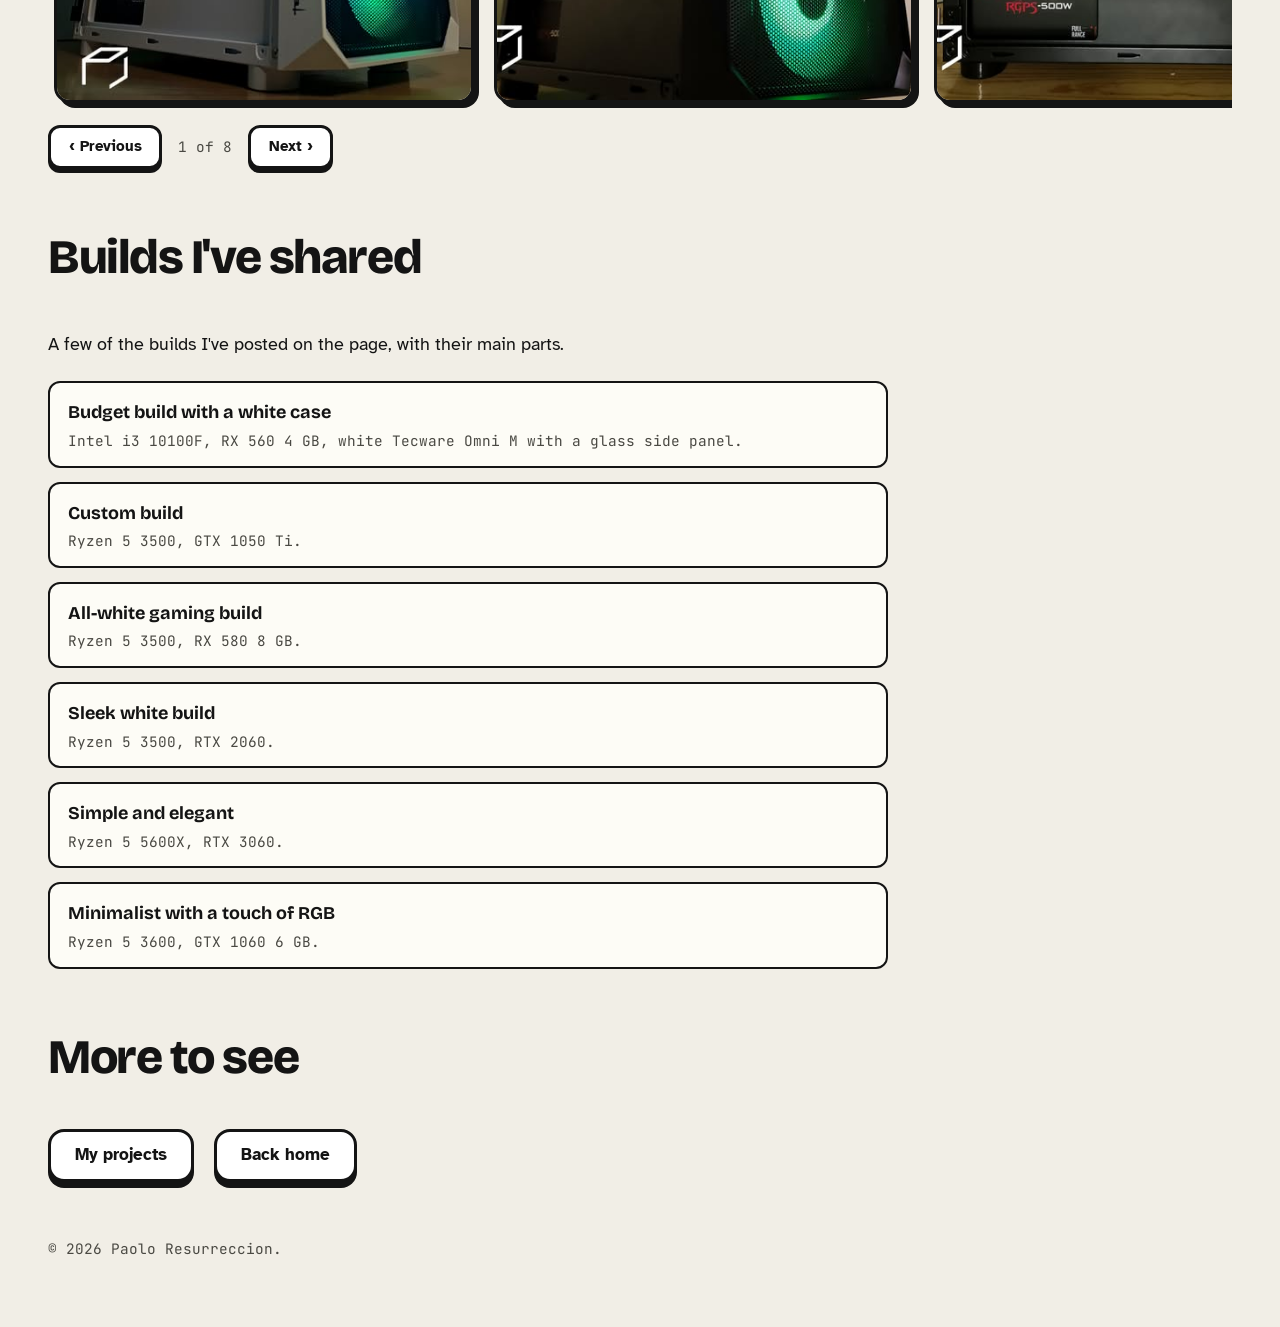
<file: builds-by-pj.html>
<!doctype html>
<html lang="en">
<head>
  <meta charset="utf-8">
  <meta name="viewport" content="width=device-width, initial-scale=1">
  <title>Builds by PJ | Paolo Resurreccion</title>
  <meta name="description" content="Builds by PJ is a computer service provider in Metro Manila: custom PC building and PC and laptop repair, founded by Paolo Resurreccion.">
  <meta name="theme-color" content="#f1eee6">
  <meta property="og:title" content="Builds by PJ | Paolo Resurreccion">
  <meta property="og:description" content="Builds by PJ is a computer service provider in Metro Manila: custom PC building and PC and laptop repair, founded by Paolo Resurreccion.">
  <meta property="og:type" content="website">
  <link rel="icon" href="/assets/favicon.svg" type="image/svg+xml">
  <link rel="preconnect" href="https://fonts.googleapis.com">
  <link rel="preconnect" href="https://fonts.gstatic.com" crossorigin>
  <link rel="stylesheet" href="https://fonts.googleapis.com/css2?family=Atkinson+Hyperlegible:wght@400;700&family=Bricolage+Grotesque:opsz,wght@12..96,700;12..96,800&family=JetBrains+Mono:wght@400;700&display=swap">
  <link rel="stylesheet" href="/styles.css">
  <script src="/gallery.js" defer></script>
</head>
<body>
  <a class="skip" href="#main">Skip to content</a>

  <header class="card bar">
    <a class="logo" href="/" aria-label="Paolo Resurreccion, home">
      <span class="logo-key" aria-hidden="true">P</span>
      <span>Paolo Resurreccion</span>
    </a>
    <nav aria-label="Main">
      <ul>
        <li><a href="/#lab">Lab</a></li>
        <li><a href="/#projects">Projects</a></li>
        <li><a href="/#contact">Contact</a></li>
      </ul>
    </nav>
  </header>

  <main id="main">
    <section class="card d-hero" aria-labelledby="t">
      <p class="crumb"><a href="/">Home</a> / Builds by PJ</p>
      <div class="brandrow">
        <img class="brand-logo" src="/assets/builds-by-pj-logo.png" width="1079" height="1079" alt="Builds by PJ logo: a white outlined cube on a black square.">
        <div>
          <p class="chips"><span class="chip">Founder and owner</span><span class="chip">Metro Manila</span></p>
          <h1 id="t">Builds by PJ</h1>
        </div>
      </div>
      <p class="lead">I'm the founder and owner of Builds by PJ, a computer service provider in Metro Manila. I build custom PCs and repair PCs and laptops. I'm not actively looking for clients, so this page simply shows what I've done so far.</p>
      <p class="actions">
        <a class="key key-white" href="https://www.facebook.com/buildsbypj" rel="noopener"><svg viewBox="0 0 24 24" width="22" height="22" aria-hidden="true" focusable="false"><path fill="currentColor" d="M24 12a12 12 0 1 0-13.9 11.85v-8.38H7.08V12h3.02V9.36c0-3 1.79-4.67 4.53-4.67 1.31 0 2.69.23 2.69.23v2.96h-1.52c-1.49 0-1.96.93-1.96 1.88V12h3.33l-.53 3.47h-2.8v8.38A12 12 0 0 0 24 12z"/></svg> See the Facebook page</a>
      </p>
    </section>

    <section class="dsec" aria-labelledby="svc-h">
      <h2 id="svc-h">What I've done</h2>
      <div class="services">
        <div class="feat"><h3>Custom PC building</h3><p>Gaming PCs built to order, without the hassle and at a very affordable price.</p></div>
        <div class="feat"><h3>PC repair</h3><p>Repairs for desktop PCs, for clients in Metro Manila.</p></div>
        <div class="feat"><h3>Laptop repair</h3><p>Repairs for laptops, for clients in Metro Manila.</p></div>
      </div>
    </section>

    <section class="dsec" aria-labelledby="gal-h">
      <h2 id="gal-h">Some of my builds</h2>
      <div class="carousel" role="region" aria-roledescription="carousel" aria-label="Photos of PCs I've built">
        <ul class="track" tabindex="0" aria-label="Swipe or scroll sideways to see more">
          <li class="slide" role="group" aria-roledescription="slide" aria-label="1 of 8"><img src="/assets/builds/white-case-rgb.jpg" width="590" height="590" alt="A white PC case with a mesh front and three glowing RGB fans, photographed from a low angle."></li>
          <li class="slide" role="group" aria-roledescription="slide" aria-label="2 of 8"><img src="/assets/builds/black-case-green.jpg" width="590" height="590" loading="lazy" alt="A black PC tower with a mesh front and three green glowing fans."></li>
          <li class="slide" role="group" aria-roledescription="slide" aria-label="3 of 8"><img src="/assets/builds/side-view-msi.jpg" width="590" height="590" loading="lazy" alt="The side of a finished PC through a glass panel, showing a graphics card, a CPU cooler and green lit fans."></li>
          <li class="slide" role="group" aria-roledescription="slide" aria-label="4 of 8"><img src="/assets/builds/white-build-cyan.jpg" width="590" height="590" loading="lazy" alt="A white PC with a glass side panel and cyan lighting inside."></li>
          <li class="slide" role="group" aria-roledescription="slide" aria-label="5 of 8"><img src="/assets/builds/pink-tower.jpg" width="590" height="590" loading="lazy" alt="A black and white tower with magenta lit fans seen through the glass panel."></li>
          <li class="slide" role="group" aria-roledescription="slide" aria-label="6 of 8"><img src="/assets/builds/purple-liquid-cooler.jpg" width="590" height="590" loading="lazy" alt="A close-up of a liquid cooler and purple lighting inside a PC."></li>
          <li class="slide" role="group" aria-roledescription="slide" aria-label="7 of 8"><img src="/assets/builds/red-glow.jpg" width="590" height="590" loading="lazy" alt="The inside of a white PC lit red, with a graphics card and red fans."></li>
          <li class="slide" role="group" aria-roledescription="slide" aria-label="8 of 8"><img src="/assets/builds/blue-fans-closeup.jpg" width="590" height="590" loading="lazy" alt="A close-up of blue lit fans and a graphics card inside a PC."></li>
        </ul>
        <div class="car-ui">
          <button class="key key-white sm" type="button" data-car="-1">&lsaquo; Previous</button>
          <span class="car-count" aria-live="polite">1 of 8</span>
          <button class="key key-white sm" type="button" data-car="1">Next &rsaquo;</button>
        </div>
      </div>
    </section>

    <section class="dsec" aria-labelledby="rec-h">
      <h2 id="rec-h">Builds I've shared</h2>
      <p>A few of the builds I've posted on the page, with their main parts.</p>
      <ul class="builds-list">
        <li><b>Budget build with a white case</b><span>Intel i3 10100F, RX 560 4 GB, white Tecware Omni M with a glass side panel.</span></li>
        <li><b>Custom build</b><span>Ryzen 5 3500, GTX 1050 Ti.</span></li>
        <li><b>All-white gaming build</b><span>Ryzen 5 3500, RX 580 8 GB.</span></li>
        <li><b>Sleek white build</b><span>Ryzen 5 3500, RTX 2060.</span></li>
        <li><b>Simple and elegant</b><span>Ryzen 5 5600X, RTX 3060.</span></li>
        <li><b>Minimalist with a touch of RGB</b><span>Ryzen 5 3600, GTX 1060 6 GB.</span></li>
      </ul>
    </section>

    <section class="dsec" aria-labelledby="next-h">
      <h2 id="next-h">More to see</h2>
      <p class="next">
        <a class="key key-white" href="/#projects">My projects</a>
        <a class="key key-white" href="/">Back home</a>
      </p>
    </section>
  </main>

  <footer>
    <p class="mono">&copy; 2026 Paolo Resurreccion.</p>
  </footer>
</body>
</html>
</file>
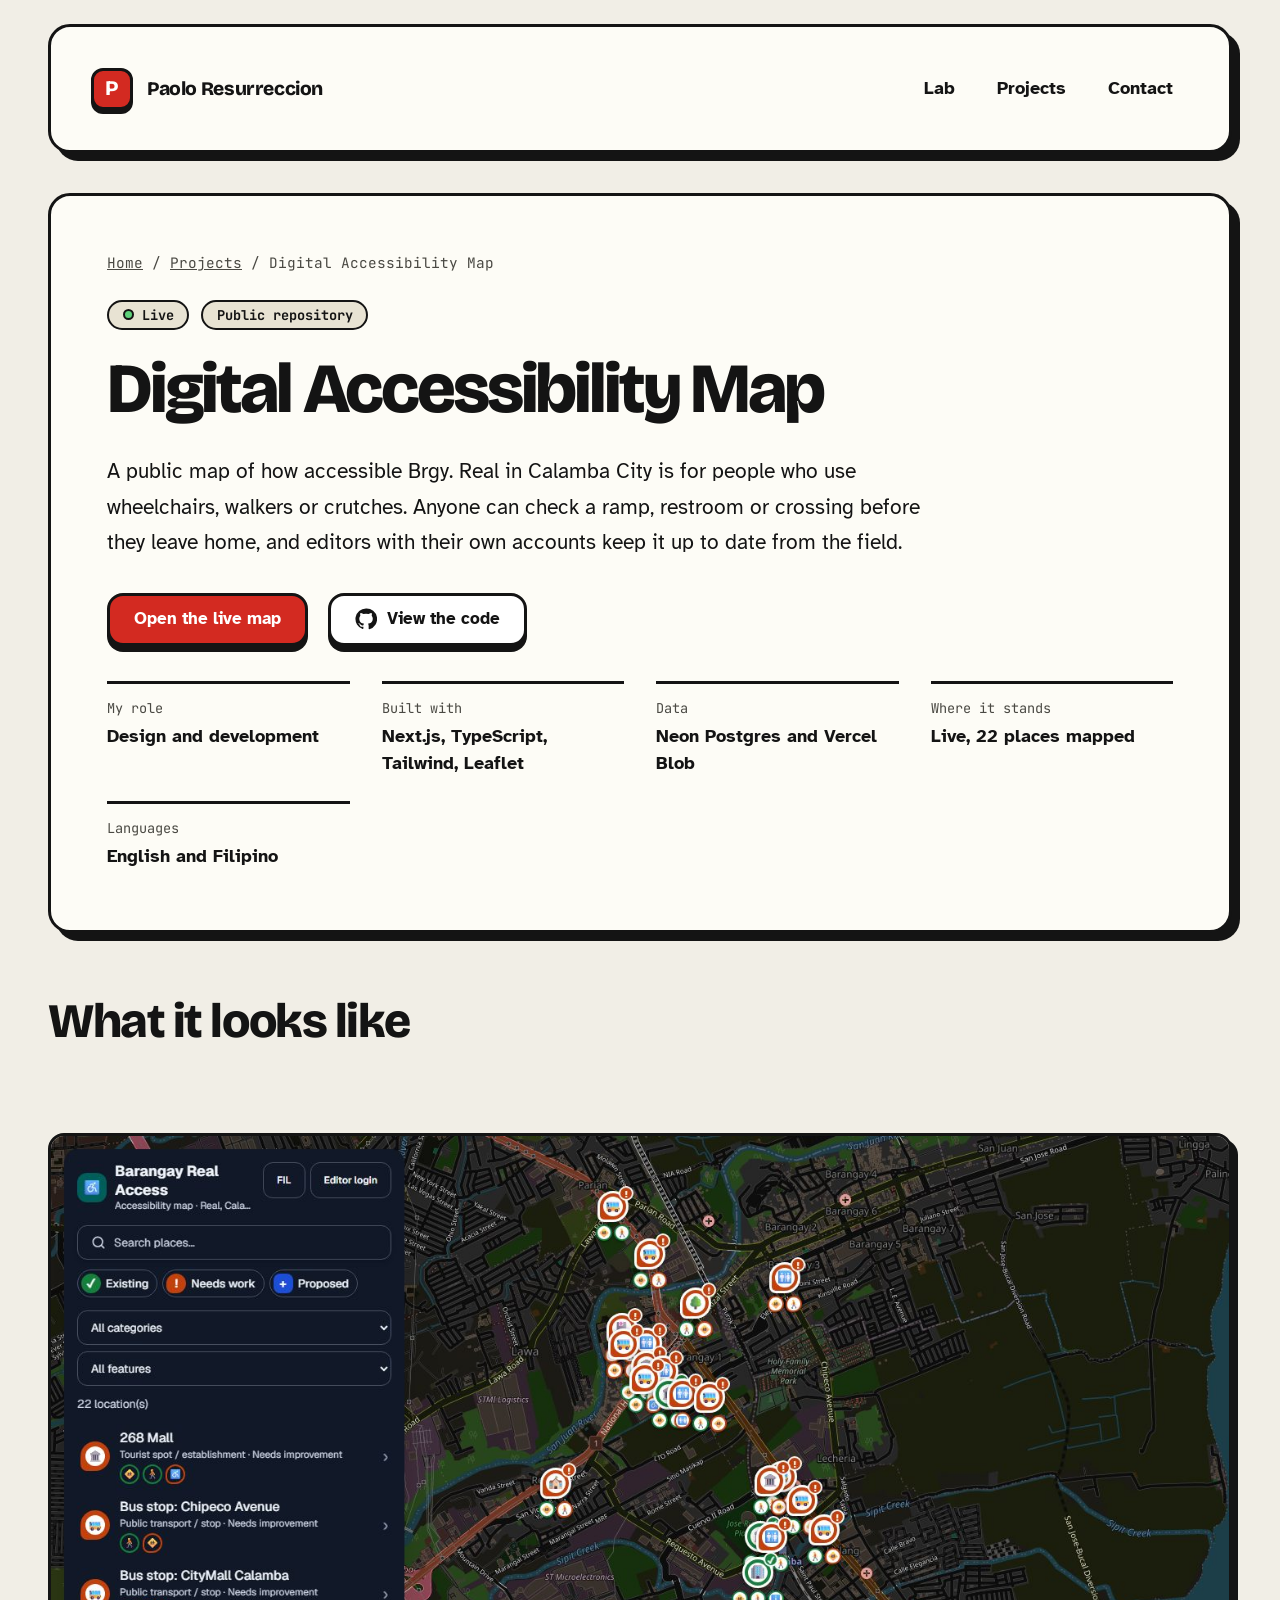
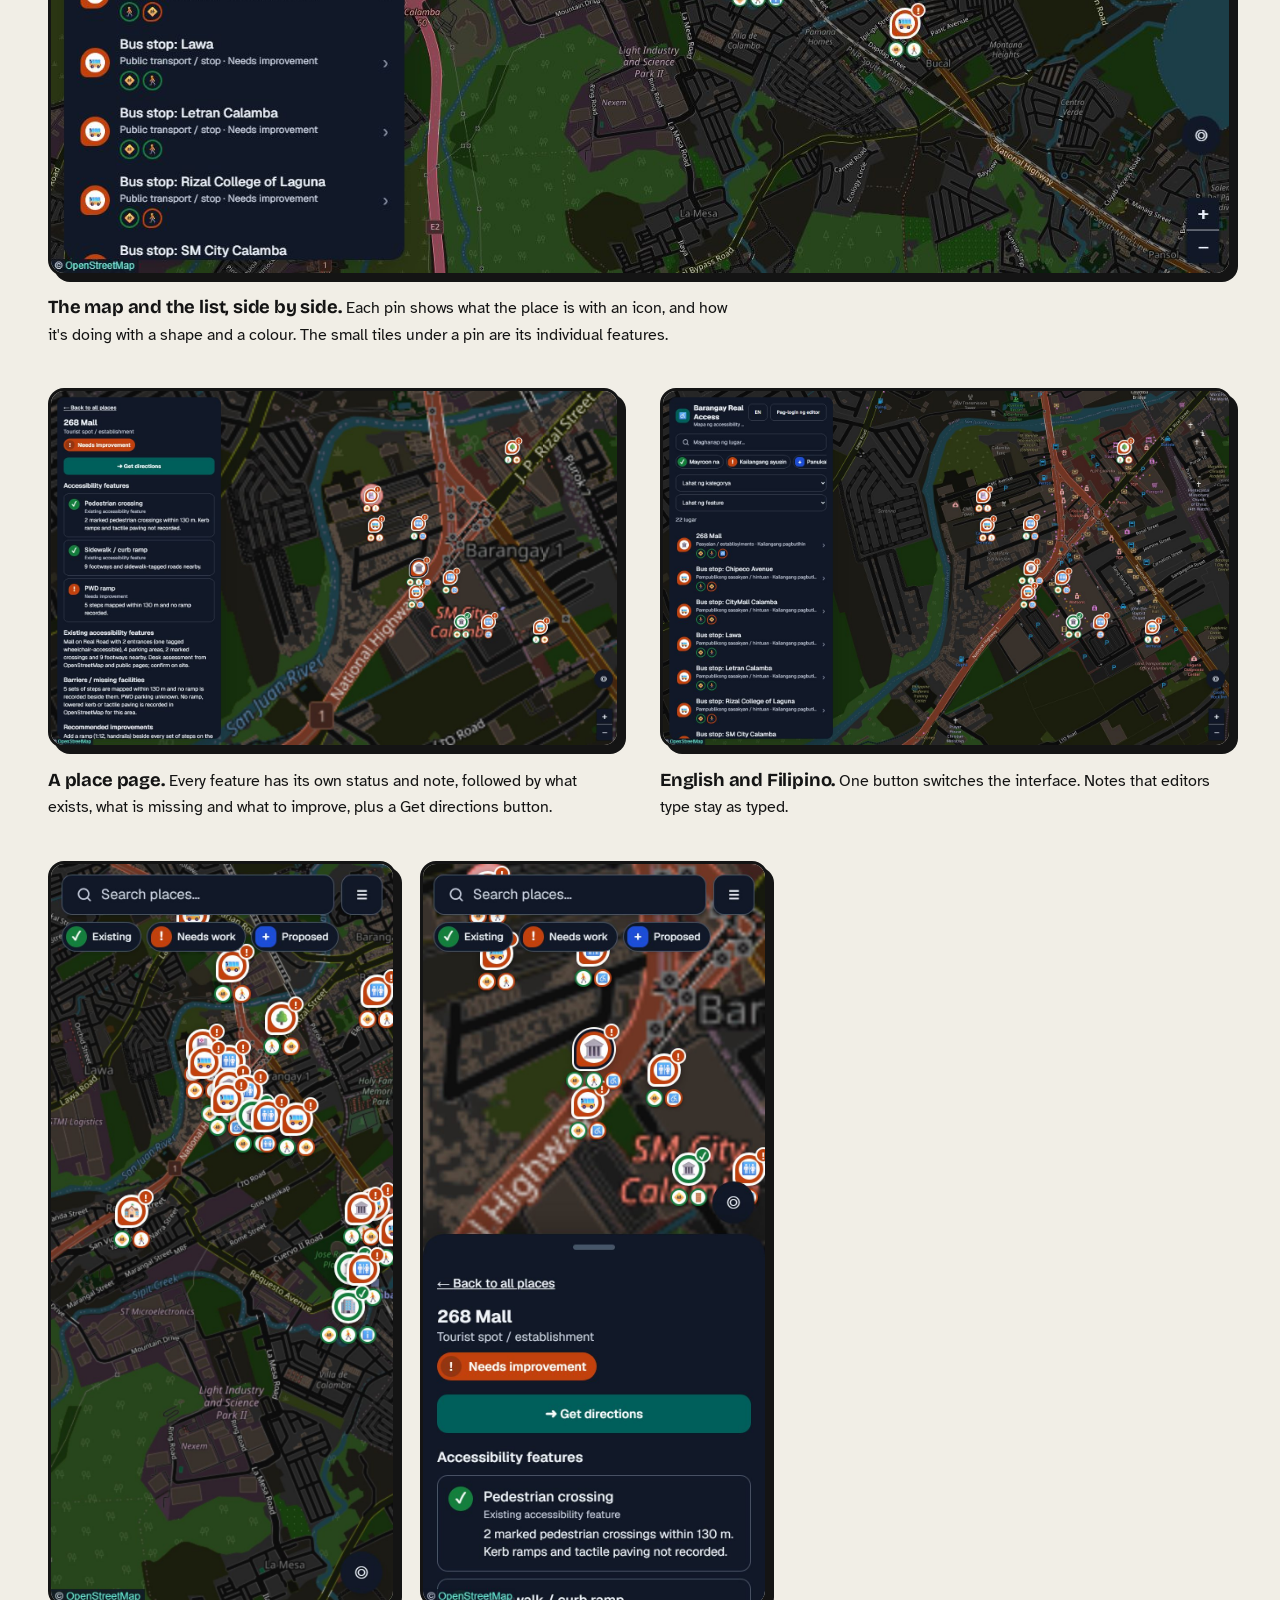
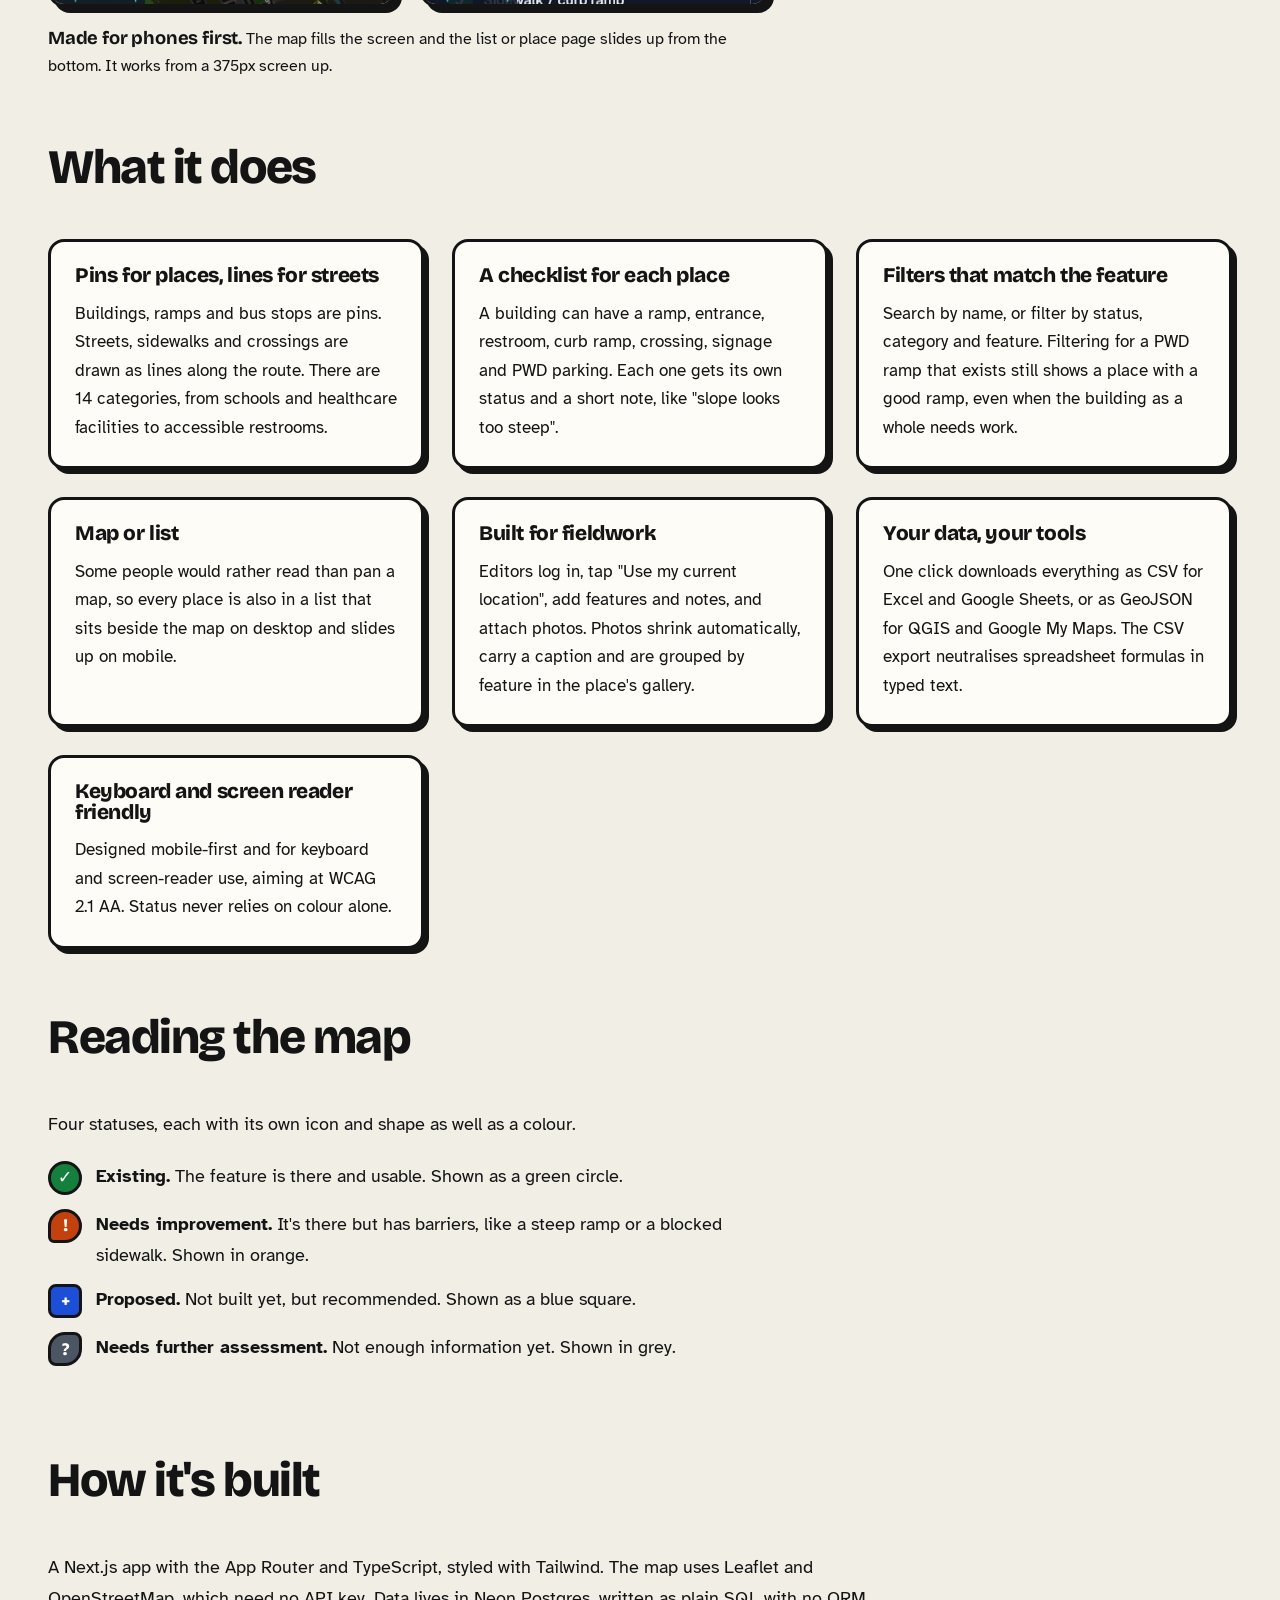
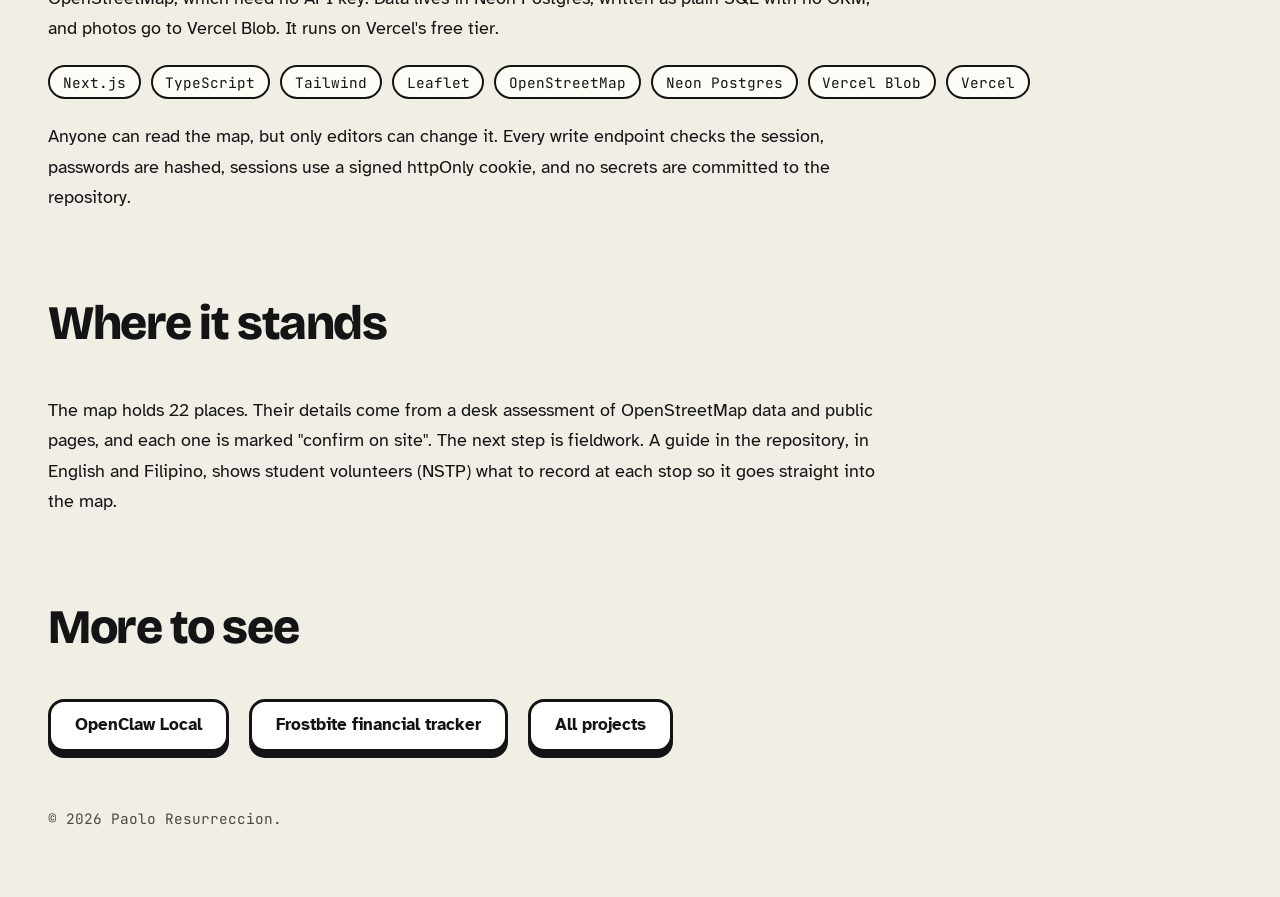
<file: projects/digital-accessibility-map.html>
<!doctype html>
<html lang="en">
<head>
  <meta charset="utf-8">
  <meta name="viewport" content="width=device-width, initial-scale=1">
  <title>Digital Accessibility Map | Paolo Resurreccion</title>
  <meta name="description" content="A public accessibility map for Brgy. Real in Calamba City: ramps, sidewalks, crossings and restrooms, with screenshots and how it works.">
  <meta name="theme-color" content="#f1eee6">
  <meta property="og:title" content="Digital Accessibility Map | Paolo Resurreccion">
  <meta property="og:description" content="A public accessibility map for Brgy. Real in Calamba City: ramps, sidewalks, crossings and restrooms, with screenshots and how it works.">
  <meta property="og:type" content="website">
  <link rel="icon" href="/assets/favicon.svg" type="image/svg+xml">
  <link rel="preconnect" href="https://fonts.googleapis.com">
  <link rel="preconnect" href="https://fonts.gstatic.com" crossorigin>
  <link rel="stylesheet" href="https://fonts.googleapis.com/css2?family=Atkinson+Hyperlegible:wght@400;700&family=Bricolage+Grotesque:opsz,wght@12..96,700;12..96,800&family=JetBrains+Mono:wght@400;700&display=swap">
  <link rel="stylesheet" href="/styles.css">
</head>
<body>
  <a class="skip" href="#main">Skip to content</a>

  <header class="card bar">
    <a class="logo" href="/" aria-label="Paolo Resurreccion, home">
      <span class="logo-key" aria-hidden="true">P</span>
      <span>Paolo Resurreccion</span>
    </a>
    <nav aria-label="Main">
      <ul>
        <li><a href="/#lab">Lab</a></li>
        <li><a href="/#projects">Projects</a></li>
        <li><a href="/#contact">Contact</a></li>
      </ul>
    </nav>
  </header>

  <main id="main">
    <section class="card d-hero" aria-labelledby="t">
      <p class="crumb"><a href="/">Home</a> / <a href="/#projects">Projects</a> / Digital Accessibility Map</p>
      <p class="chips">
        <span class="chip chip-live"><span class="dot" aria-hidden="true"></span>Live</span>
        <span class="chip">Public repository</span>
      </p>
      <h1 id="t">Digital Accessibility Map</h1>
      <p class="lead">A public map of how accessible Brgy. Real in Calamba City is for people who use wheelchairs, walkers or crutches. Anyone can check a ramp, restroom or crossing before they leave home, and editors with their own accounts keep it up to date from the field.</p>
      <p class="actions">
        <a class="key key-red" href="https://barangay-real-access.vercel.app" rel="noopener">Open the live map</a>
        <a class="key key-white" href="https://github.com/resurreccionpj/digital-accesibility-map" rel="noopener"><svg viewBox="0 0 24 24" width="22" height="22" aria-hidden="true" focusable="false"><path fill="currentColor" d="M12 .5a11.5 11.5 0 0 0-3.64 22.41c.58.1.79-.25.79-.56v-2c-3.2.7-3.87-1.36-3.87-1.36-.52-1.33-1.28-1.69-1.28-1.69-1.04-.71.08-.7.08-.7 1.15.08 1.76 1.18 1.76 1.18 1.03 1.76 2.69 1.25 3.35.96.1-.75.4-1.25.73-1.54-2.55-.29-5.24-1.28-5.24-5.69 0-1.26.45-2.28 1.18-3.09-.12-.29-.51-1.46.11-3.05 0 0 .97-.31 3.17 1.18a11 11 0 0 1 5.77 0c2.2-1.49 3.17-1.18 3.17-1.18.62 1.59.23 2.76.11 3.05.74.81 1.18 1.83 1.18 3.09 0 4.42-2.69 5.39-5.25 5.68.41.36.78 1.06.78 2.14v3.17c0 .31.21.67.8.56A11.5 11.5 0 0 0 12 .5z"/></svg> View the code</a>
      </p>
      <dl class="facts">
        <div><dt>My role</dt><dd>Design and development</dd></div>
        <div><dt>Built with</dt><dd>Next.js, TypeScript, Tailwind, Leaflet</dd></div>
        <div><dt>Data</dt><dd>Neon Postgres and Vercel Blob</dd></div>
        <div><dt>Where it stands</dt><dd>Live, 22 places mapped</dd></div>
        <div><dt>Languages</dt><dd>English and Filipino</dd></div>
      </dl>
    </section>

    <section class="dsec shots" aria-labelledby="look-h">
      <h2 id="look-h">What it looks like</h2>
      <figure class="shot">
        <img src="/assets/shots/map-desktop.jpg" width="1440" height="900" alt="The map on a desktop screen: a search box, status filters and a list of places on the left, and pins with small feature icons on an OpenStreetMap background.">
        <figcaption><b>The map and the list, side by side.</b> Each pin shows what the place is with an icon, and how it's doing with a shape and a colour. The small tiles under a pin are its individual features.</figcaption>
      </figure>
      <div class="shot-row shots-wide">
        <figure class="shot">
          <img src="/assets/shots/map-place.jpg" width="1440" height="900" alt="A place page for 268 Mall showing a Needs improvement status, a Get directions button, and three feature cards for crossing, sidewalk and PWD ramp.">
          <figcaption><b>A place page.</b> Every feature has its own status and note, followed by what exists, what is missing and what to improve, plus a Get directions button.</figcaption>
        </figure>
        <figure class="shot">
          <img src="/assets/shots/map-fil.jpg" width="1440" height="900" alt="The same map with the interface in Filipino, including the search box, status filters and place categories.">
          <figcaption><b>English and Filipino.</b> One button switches the interface. Notes that editors type stay as typed.</figcaption>
        </figure>
      </div>
      <figure class="shot">
        <div class="phones">
          <img src="/assets/shots/map-mobile.jpg" width="780" height="1688" alt="The map on a phone: a search box and status filters on top, pins across the screen.">
          <img src="/assets/shots/map-mobile-place.jpg" width="780" height="1688" alt="A place page on a phone, sliding up from the bottom over the map.">
        </div>
        <figcaption><b>Made for phones first.</b> The map fills the screen and the list or place page slides up from the bottom. It works from a 375px screen up.</figcaption>
      </figure>
    </section>

    <section class="dsec" aria-labelledby="feat-h">
      <h2 id="feat-h">What it does</h2>
      <div class="feat-grid">
        <div class="feat"><h3>Pins for places, lines for streets</h3><p>Buildings, ramps and bus stops are pins. Streets, sidewalks and crossings are drawn as lines along the route. There are 14 categories, from schools and healthcare facilities to accessible restrooms.</p></div>
        <div class="feat"><h3>A checklist for each place</h3><p>A building can have a ramp, entrance, restroom, curb ramp, crossing, signage and PWD parking. Each one gets its own status and a short note, like "slope looks too steep".</p></div>
        <div class="feat"><h3>Filters that match the feature</h3><p>Search by name, or filter by status, category and feature. Filtering for a PWD ramp that exists still shows a place with a good ramp, even when the building as a whole needs work.</p></div>
        <div class="feat"><h3>Map or list</h3><p>Some people would rather read than pan a map, so every place is also in a list that sits beside the map on desktop and slides up on mobile.</p></div>
        <div class="feat"><h3>Built for fieldwork</h3><p>Editors log in, tap "Use my current location", add features and notes, and attach photos. Photos shrink automatically, carry a caption and are grouped by feature in the place's gallery.</p></div>
        <div class="feat"><h3>Your data, your tools</h3><p>One click downloads everything as CSV for Excel and Google Sheets, or as GeoJSON for QGIS and Google My Maps. The CSV export neutralises spreadsheet formulas in typed text.</p></div>
        <div class="feat"><h3>Keyboard and screen reader friendly</h3><p>Designed mobile-first and for keyboard and screen-reader use, aiming at WCAG 2.1 AA. Status never relies on colour alone.</p></div>
      </div>
    </section>

    <section class="dsec" aria-labelledby="read-h">
      <h2 id="read-h">Reading the map</h2>
      <p>Four statuses, each with its own icon and shape as well as a colour.</p>
      <ul class="status-list">
        <li><span class="glyph g-ok" aria-hidden="true">&#10003;</span><span><b>Existing.</b> The feature is there and usable. Shown as a green circle.</span></li>
        <li><span class="glyph g-warn" aria-hidden="true">!</span><span><b>Needs improvement.</b> It's there but has barriers, like a steep ramp or a blocked sidewalk. Shown in orange.</span></li>
        <li><span class="glyph g-plan" aria-hidden="true">+</span><span><b>Proposed.</b> Not built yet, but recommended. Shown as a blue square.</span></li>
        <li><span class="glyph g-ask" aria-hidden="true">?</span><span><b>Needs further assessment.</b> Not enough information yet. Shown in grey.</span></li>
      </ul>
    </section>

    <section class="dsec" aria-labelledby="build-h">
      <h2 id="build-h">How it's built</h2>
      <p>A Next.js app with the App Router and TypeScript, styled with Tailwind. The map uses Leaflet and OpenStreetMap, which need no API key. Data lives in Neon Postgres, written as plain SQL with no ORM, and photos go to Vercel Blob. It runs on Vercel's free tier.</p>
      <ul class="pill-list" aria-label="Technologies">
        <li>Next.js</li><li>TypeScript</li><li>Tailwind</li><li>Leaflet</li><li>OpenStreetMap</li><li>Neon Postgres</li><li>Vercel Blob</li><li>Vercel</li>
      </ul>
      <p>Anyone can read the map, but only editors can change it. Every write endpoint checks the session, passwords are hashed, sessions use a signed httpOnly cookie, and no secrets are committed to the repository.</p>
    </section>

    <section class="dsec" aria-labelledby="state-h">
      <h2 id="state-h">Where it stands</h2>
      <p>The map holds 22 places. Their details come from a desk assessment of OpenStreetMap data and public pages, and each one is marked "confirm on site". The next step is fieldwork. A guide in the repository, in English and Filipino, shows student volunteers (NSTP) what to record at each stop so it goes straight into the map.</p>
    </section>

    <section class="dsec" aria-labelledby="next-h">
      <h2 id="next-h">More to see</h2>
      <p class="next">
        <a class="key key-white" href="/projects/openclaw-local.html">OpenClaw Local</a>
        <a class="key key-white" href="/projects/frostbite.html">Frostbite financial tracker</a>
        <a class="key key-white" href="/#projects">All projects</a>
      </p>
    </section>
  </main>

  <footer>
    <p class="mono">&copy; 2026 Paolo Resurreccion.</p>
  </footer>
</body>
</html>
</file>
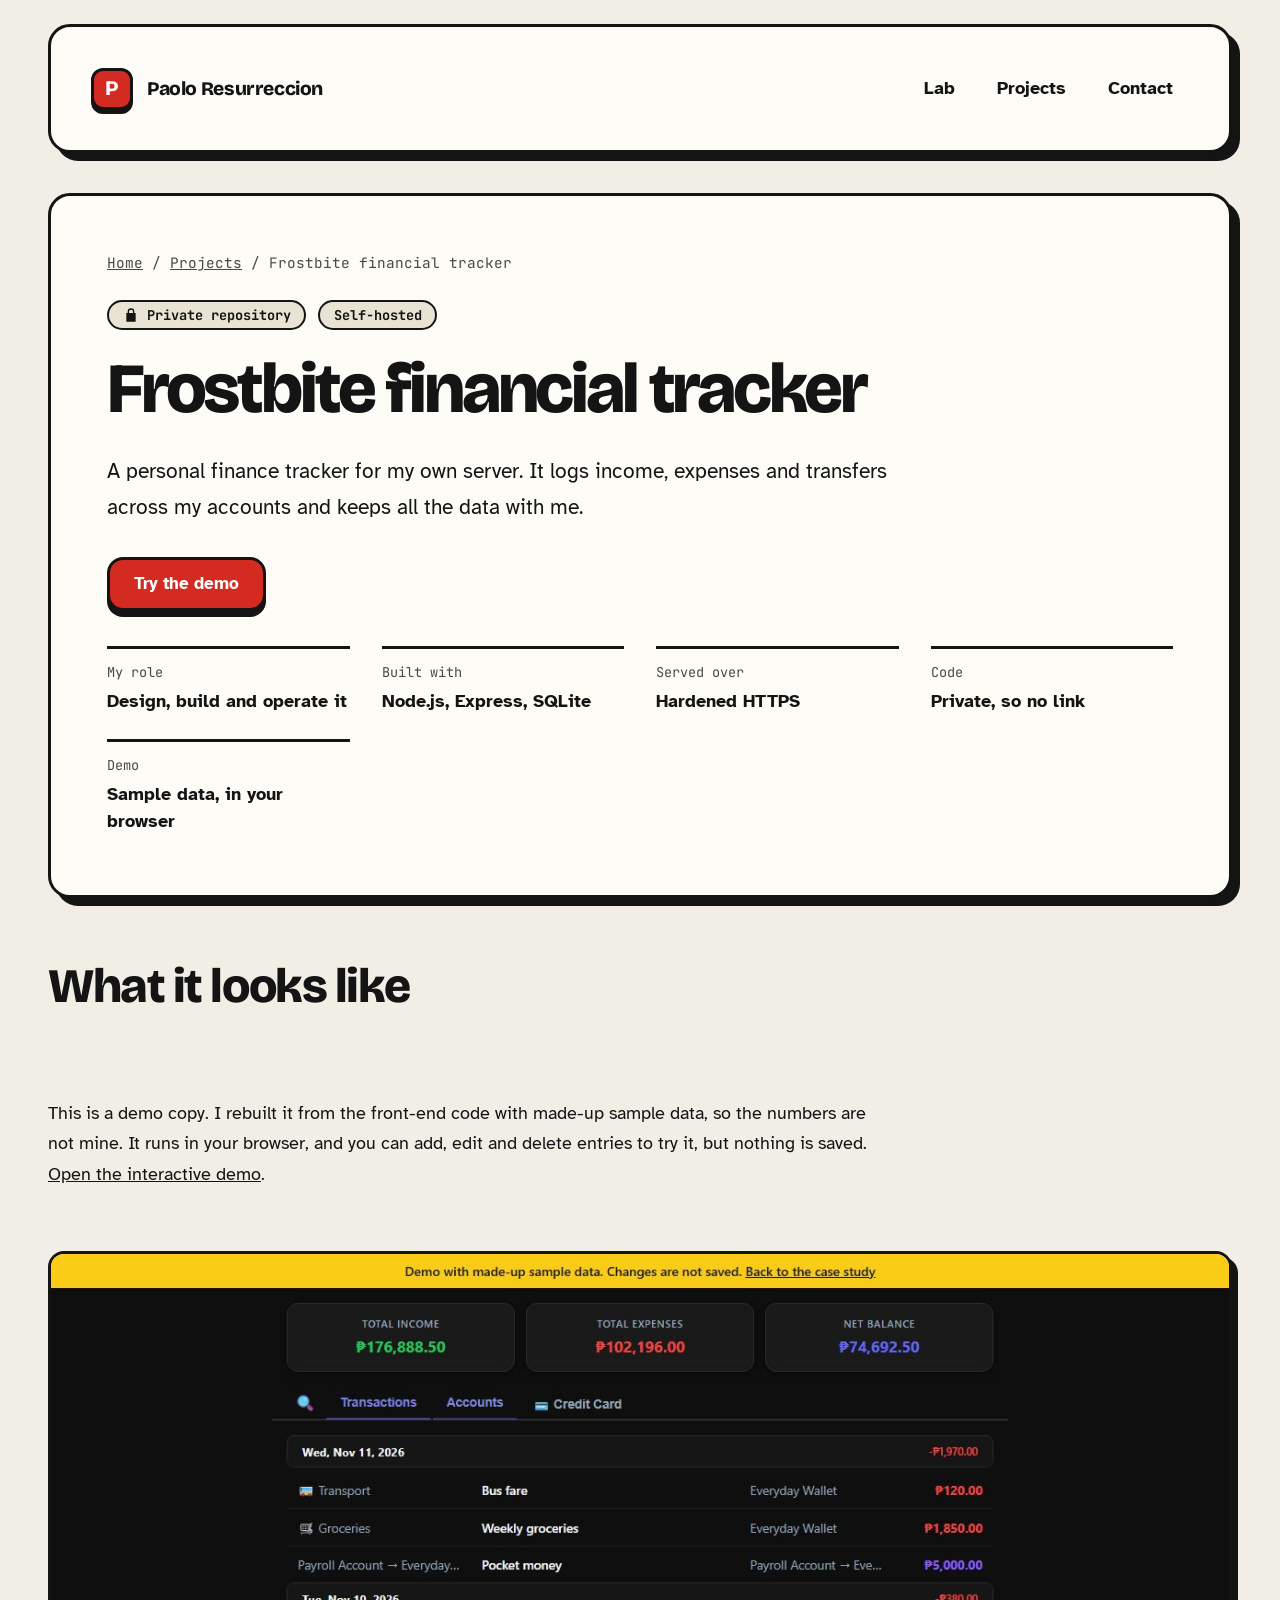
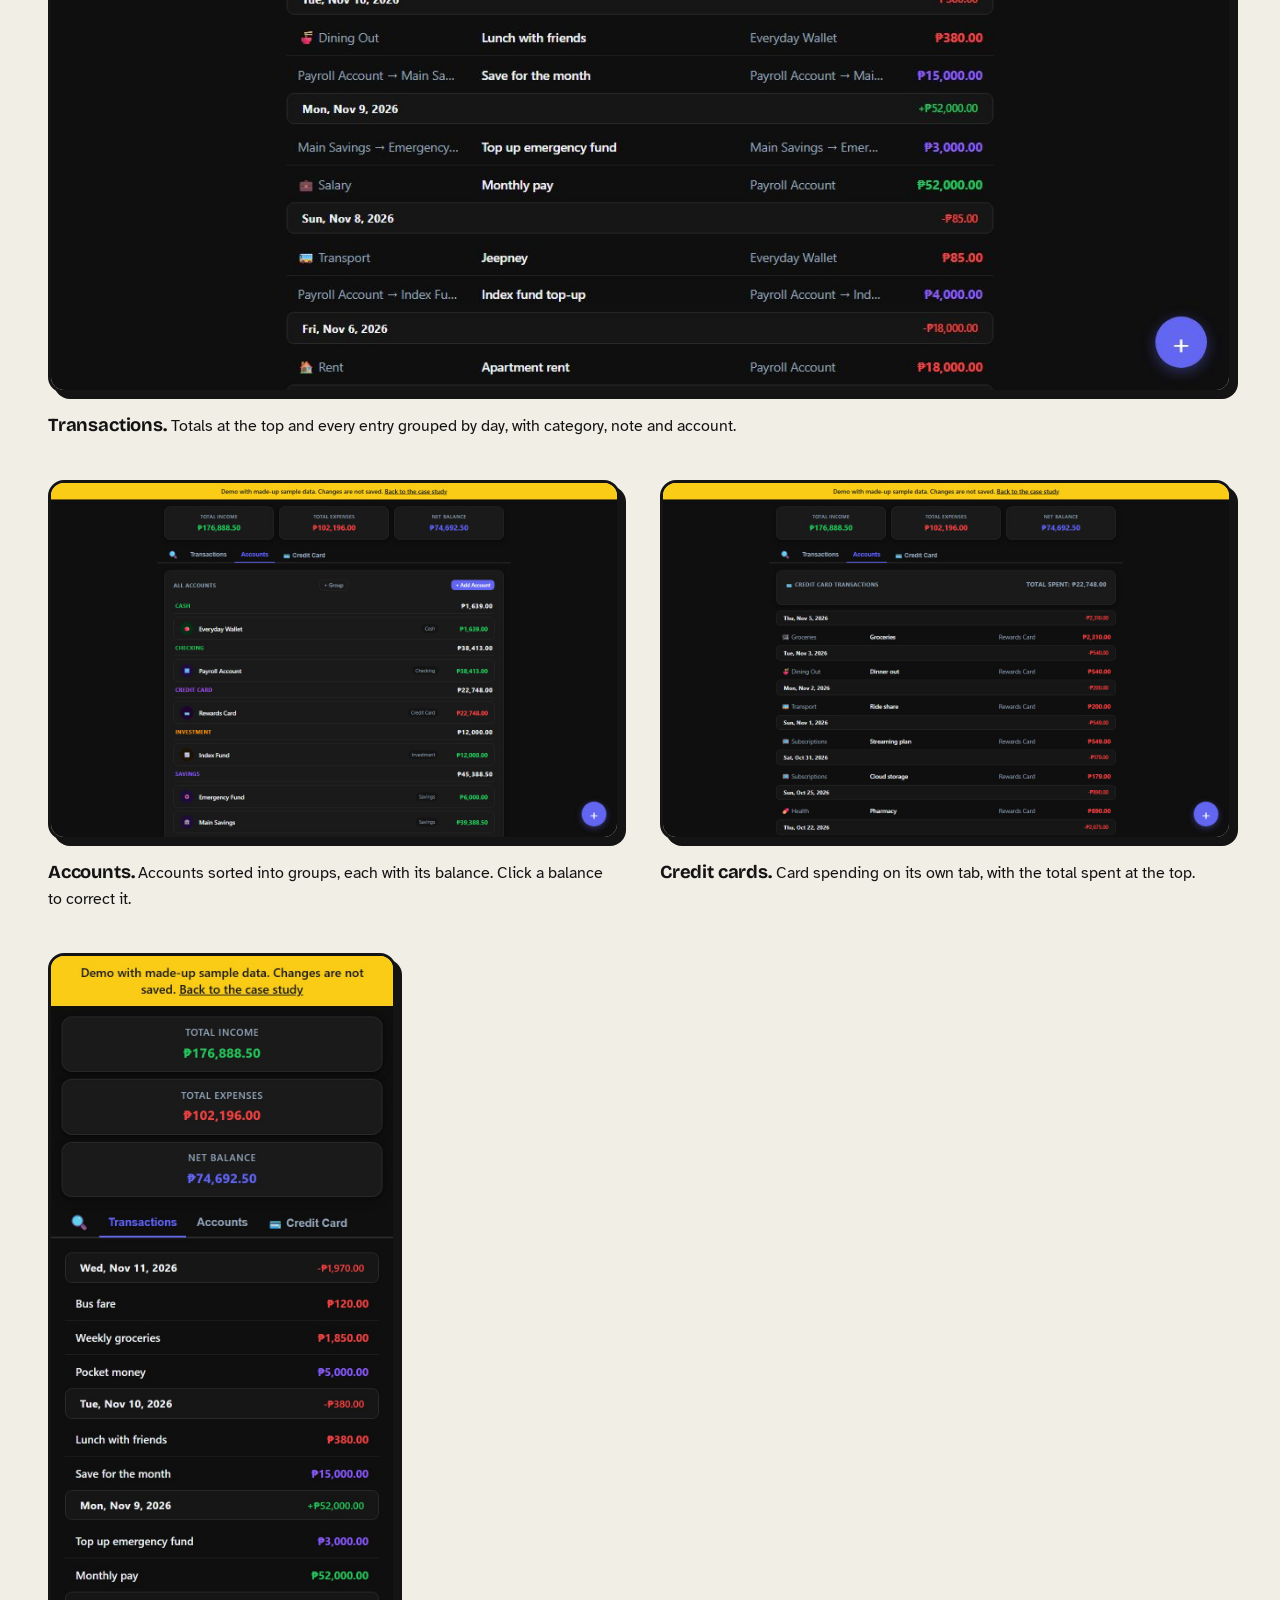
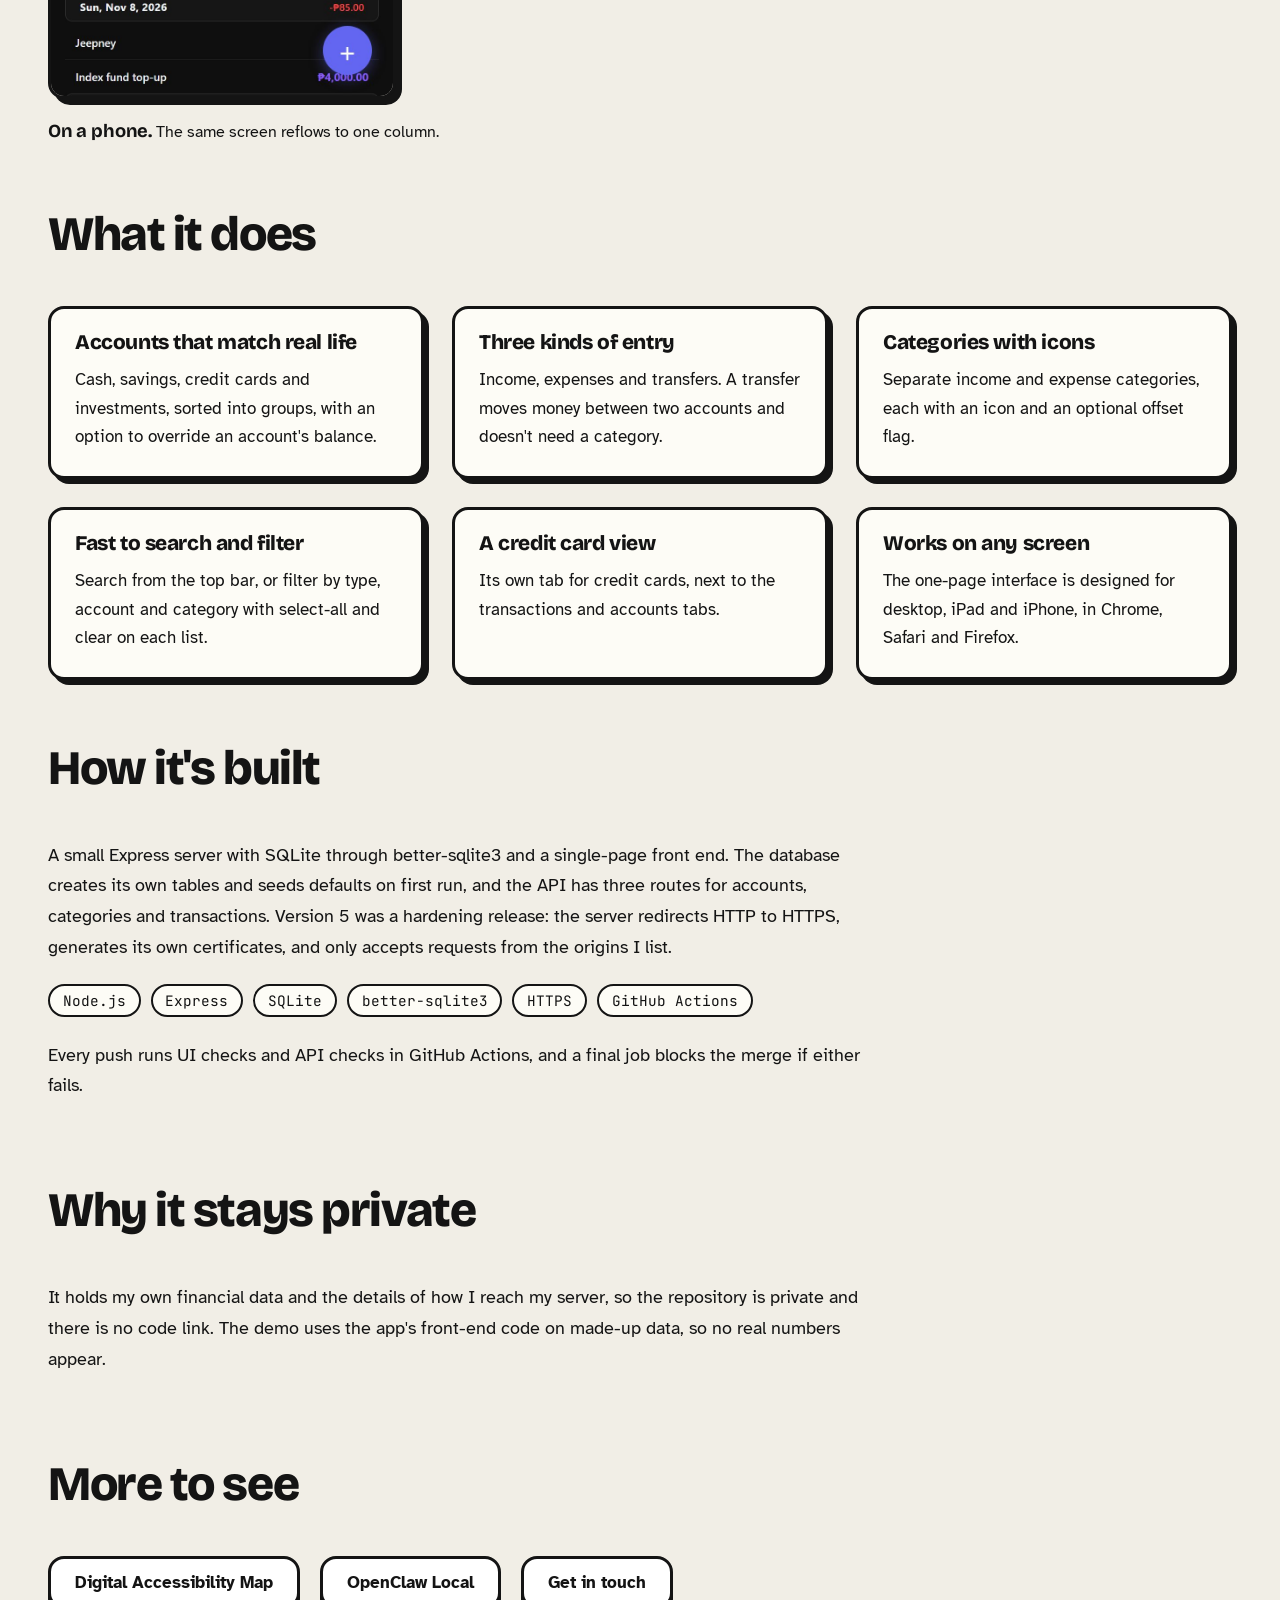
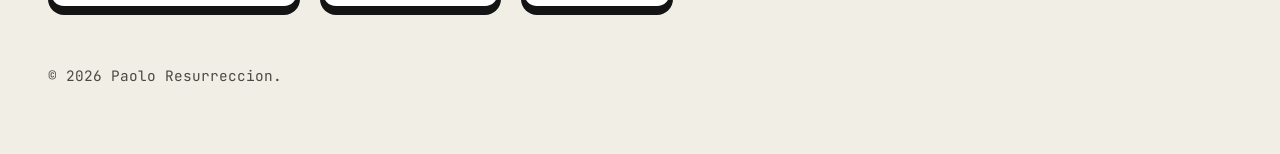
<file: projects/frostbite.html>
<!doctype html>
<html lang="en">
<head>
  <meta charset="utf-8">
  <meta name="viewport" content="width=device-width, initial-scale=1">
  <title>Frostbite financial tracker | Paolo Resurreccion</title>
  <meta name="description" content="A self-hosted personal finance tracker built with Node.js, Express and SQLite, served over hardened HTTPS.">
  <meta name="theme-color" content="#f1eee6">
  <meta property="og:title" content="Frostbite financial tracker | Paolo Resurreccion">
  <meta property="og:description" content="A self-hosted personal finance tracker built with Node.js, Express and SQLite, served over hardened HTTPS.">
  <meta property="og:type" content="website">
  <link rel="icon" href="/assets/favicon.svg" type="image/svg+xml">
  <link rel="preconnect" href="https://fonts.googleapis.com">
  <link rel="preconnect" href="https://fonts.gstatic.com" crossorigin>
  <link rel="stylesheet" href="https://fonts.googleapis.com/css2?family=Atkinson+Hyperlegible:wght@400;700&family=Bricolage+Grotesque:opsz,wght@12..96,700;12..96,800&family=JetBrains+Mono:wght@400;700&display=swap">
  <link rel="stylesheet" href="/styles.css">
</head>
<body>
  <a class="skip" href="#main">Skip to content</a>

  <header class="card bar">
    <a class="logo" href="/" aria-label="Paolo Resurreccion, home">
      <span class="logo-key" aria-hidden="true">P</span>
      <span>Paolo Resurreccion</span>
    </a>
    <nav aria-label="Main">
      <ul>
        <li><a href="/#lab">Lab</a></li>
        <li><a href="/#projects">Projects</a></li>
        <li><a href="/#contact">Contact</a></li>
      </ul>
    </nav>
  </header>

  <main id="main">
    <section class="card d-hero" aria-labelledby="t">
      <p class="crumb"><a href="/">Home</a> / <a href="/#projects">Projects</a> / Frostbite financial tracker</p>
      <p class="chips">
        <span class="chip"><svg viewBox="0 0 24 24" width="16" height="16" aria-hidden="true" focusable="false"><path fill="currentColor" d="M17 9V7a5 5 0 0 0-10 0v2H5v13h14V9h-2zm-8-2a3 3 0 0 1 6 0v2H9V7z"/></svg> Private repository</span>
        <span class="chip">Self-hosted</span>
      </p>
      <h1 id="t">Frostbite financial tracker</h1>
      <p class="lead">A personal finance tracker for my own server. It logs income, expenses and transfers across my accounts and keeps all the data with me.</p>
      <p class="actions">
        <a class="key key-red" href="/demos/frostbite/">Try the demo</a>
      </p>
      <dl class="facts">
        <div><dt>My role</dt><dd>Design, build and operate it</dd></div>
        <div><dt>Built with</dt><dd>Node.js, Express, SQLite</dd></div>
        <div><dt>Served over</dt><dd>Hardened HTTPS</dd></div>
        <div><dt>Code</dt><dd>Private, so no link</dd></div>
        <div><dt>Demo</dt><dd>Sample data, in your browser</dd></div>
      </dl>
    </section>

    <section class="dsec shots" aria-labelledby="see-h">
      <h2 id="see-h">What it looks like</h2>
      <p>This is a demo copy. I rebuilt it from the front-end code with made-up sample data, so the numbers are not mine. It runs in your browser, and you can add, edit and delete entries to try it, but nothing is saved. <a href="/demos/frostbite/">Open the interactive demo</a>.</p>
      <figure class="shot">
        <img src="/assets/shots/frostbite-transactions.jpg" width="1280" height="800" loading="lazy" alt="The transactions tab: total income, total expenses and net balance cards above a list of transactions grouped by day.">
        <figcaption><b>Transactions.</b> Totals at the top and every entry grouped by day, with category, note and account.</figcaption>
      </figure>
      <div class="shot-row">
      <figure class="shot">
        <img src="/assets/shots/frostbite-accounts.jpg" width="1280" height="800" loading="lazy" alt="The accounts tab with accounts grouped under Cash, Checking, Credit Card, Investment and Savings, each with a balance.">
        <figcaption><b>Accounts.</b> Accounts sorted into groups, each with its balance. Click a balance to correct it.</figcaption>
      </figure>
      <figure class="shot">
        <img src="/assets/shots/frostbite-cards.jpg" width="1280" height="800" loading="lazy" alt="The credit card tab listing card spending by day with a total spent figure.">
        <figcaption><b>Credit cards.</b> Card spending on its own tab, with the total spent at the top.</figcaption>
      </figure>
      </div>
      <figure class="shot">
        <div class="phones">
          <img src="/assets/shots/frostbite-mobile.jpg" width="780" height="1688" loading="lazy" alt="The transactions tab on a phone, with the summary cards stacked above the list.">
        </div>
        <figcaption><b>On a phone.</b> The same screen reflows to one column.</figcaption>
      </figure>
    </section>

    <section class="dsec" aria-labelledby="feat-h">
      <h2 id="feat-h">What it does</h2>
      <div class="feat-grid">
        <div class="feat"><h3>Accounts that match real life</h3><p>Cash, savings, credit cards and investments, sorted into groups, with an option to override an account's balance.</p></div>
        <div class="feat"><h3>Three kinds of entry</h3><p>Income, expenses and transfers. A transfer moves money between two accounts and doesn't need a category.</p></div>
        <div class="feat"><h3>Categories with icons</h3><p>Separate income and expense categories, each with an icon and an optional offset flag.</p></div>
        <div class="feat"><h3>Fast to search and filter</h3><p>Search from the top bar, or filter by type, account and category with select-all and clear on each list.</p></div>
        <div class="feat"><h3>A credit card view</h3><p>Its own tab for credit cards, next to the transactions and accounts tabs.</p></div>
        <div class="feat"><h3>Works on any screen</h3><p>The one-page interface is designed for desktop, iPad and iPhone, in Chrome, Safari and Firefox.</p></div>
      </div>
    </section>

    <section class="dsec" aria-labelledby="build-h">
      <h2 id="build-h">How it's built</h2>
      <p>A small Express server with SQLite through better-sqlite3 and a single-page front end. The database creates its own tables and seeds defaults on first run, and the API has three routes for accounts, categories and transactions. Version 5 was a hardening release: the server redirects HTTP to HTTPS, generates its own certificates, and only accepts requests from the origins I list.</p>
      <ul class="pill-list" aria-label="Technologies">
        <li>Node.js</li><li>Express</li><li>SQLite</li><li>better-sqlite3</li><li>HTTPS</li><li>GitHub Actions</li>
      </ul>
      <p>Every push runs UI checks and API checks in GitHub Actions, and a final job blocks the merge if either fails.</p>
    </section>

    <section class="dsec" aria-labelledby="state-h">
      <h2 id="state-h">Why it stays private</h2>
      <p>It holds my own financial data and the details of how I reach my server, so the repository is private and there is no code link. The demo uses the app's front-end code on made-up data, so no real numbers appear.</p>
    </section>

    <section class="dsec" aria-labelledby="next-h">
      <h2 id="next-h">More to see</h2>
      <p class="next">
        <a class="key key-white" href="/projects/digital-accessibility-map.html">Digital Accessibility Map</a>
        <a class="key key-white" href="/projects/openclaw-local.html">OpenClaw Local</a>
        <a class="key key-white" href="/#contact">Get in touch</a>
      </p>
    </section>
  </main>

  <footer>
    <p class="mono">&copy; 2026 Paolo Resurreccion.</p>
  </footer>
</body>
</html>
</file>
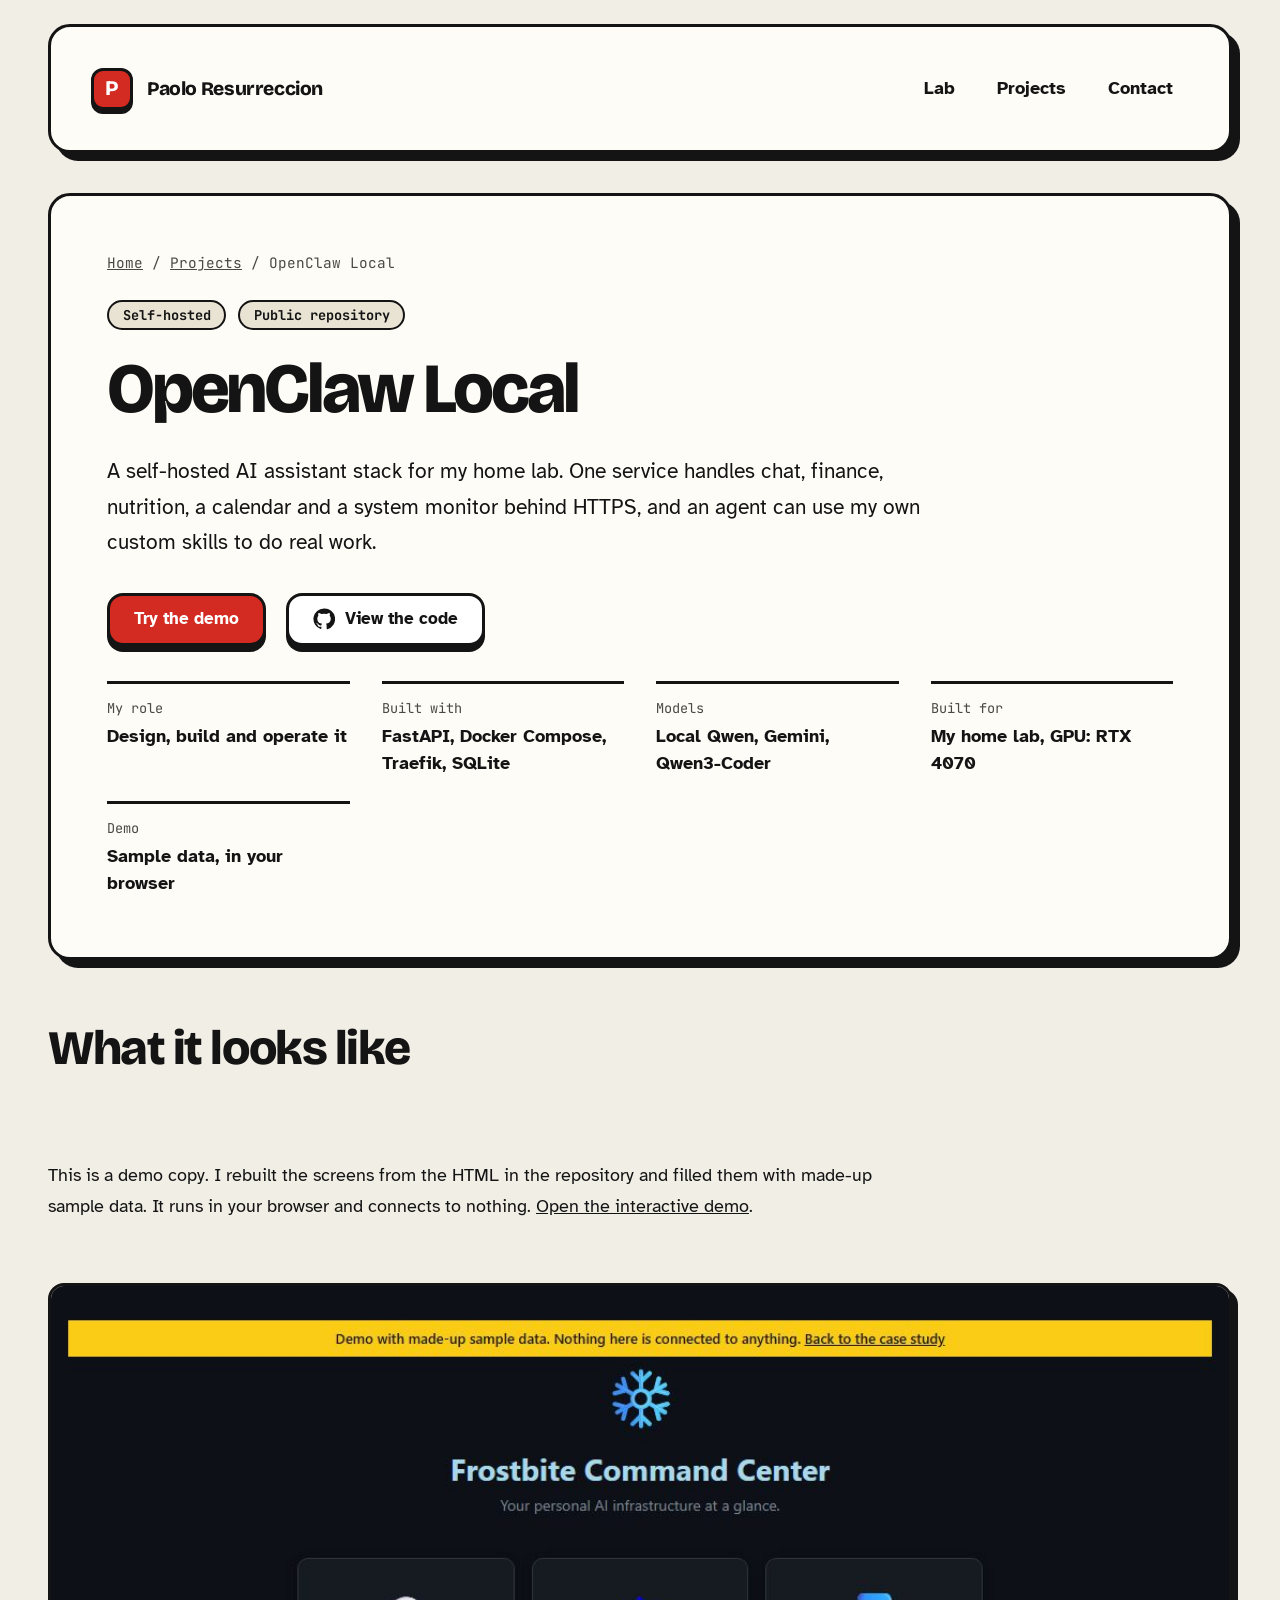
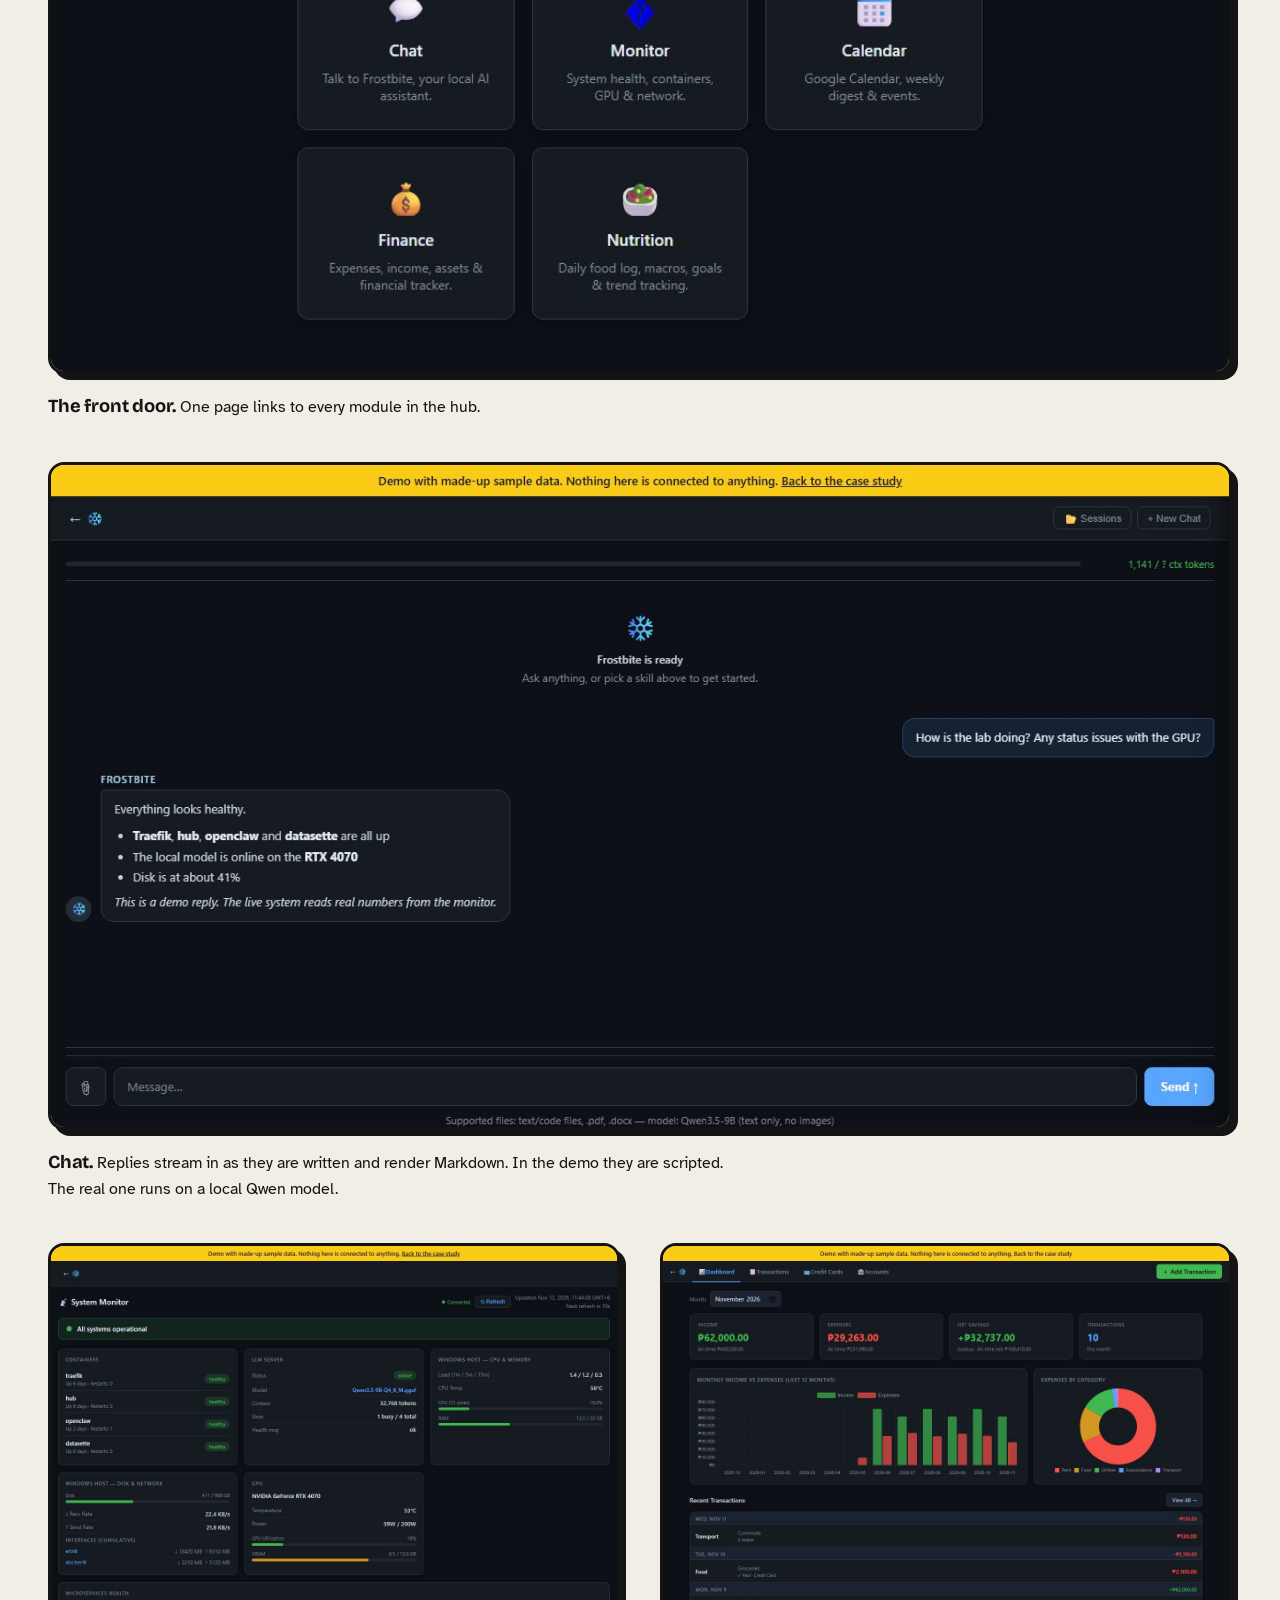
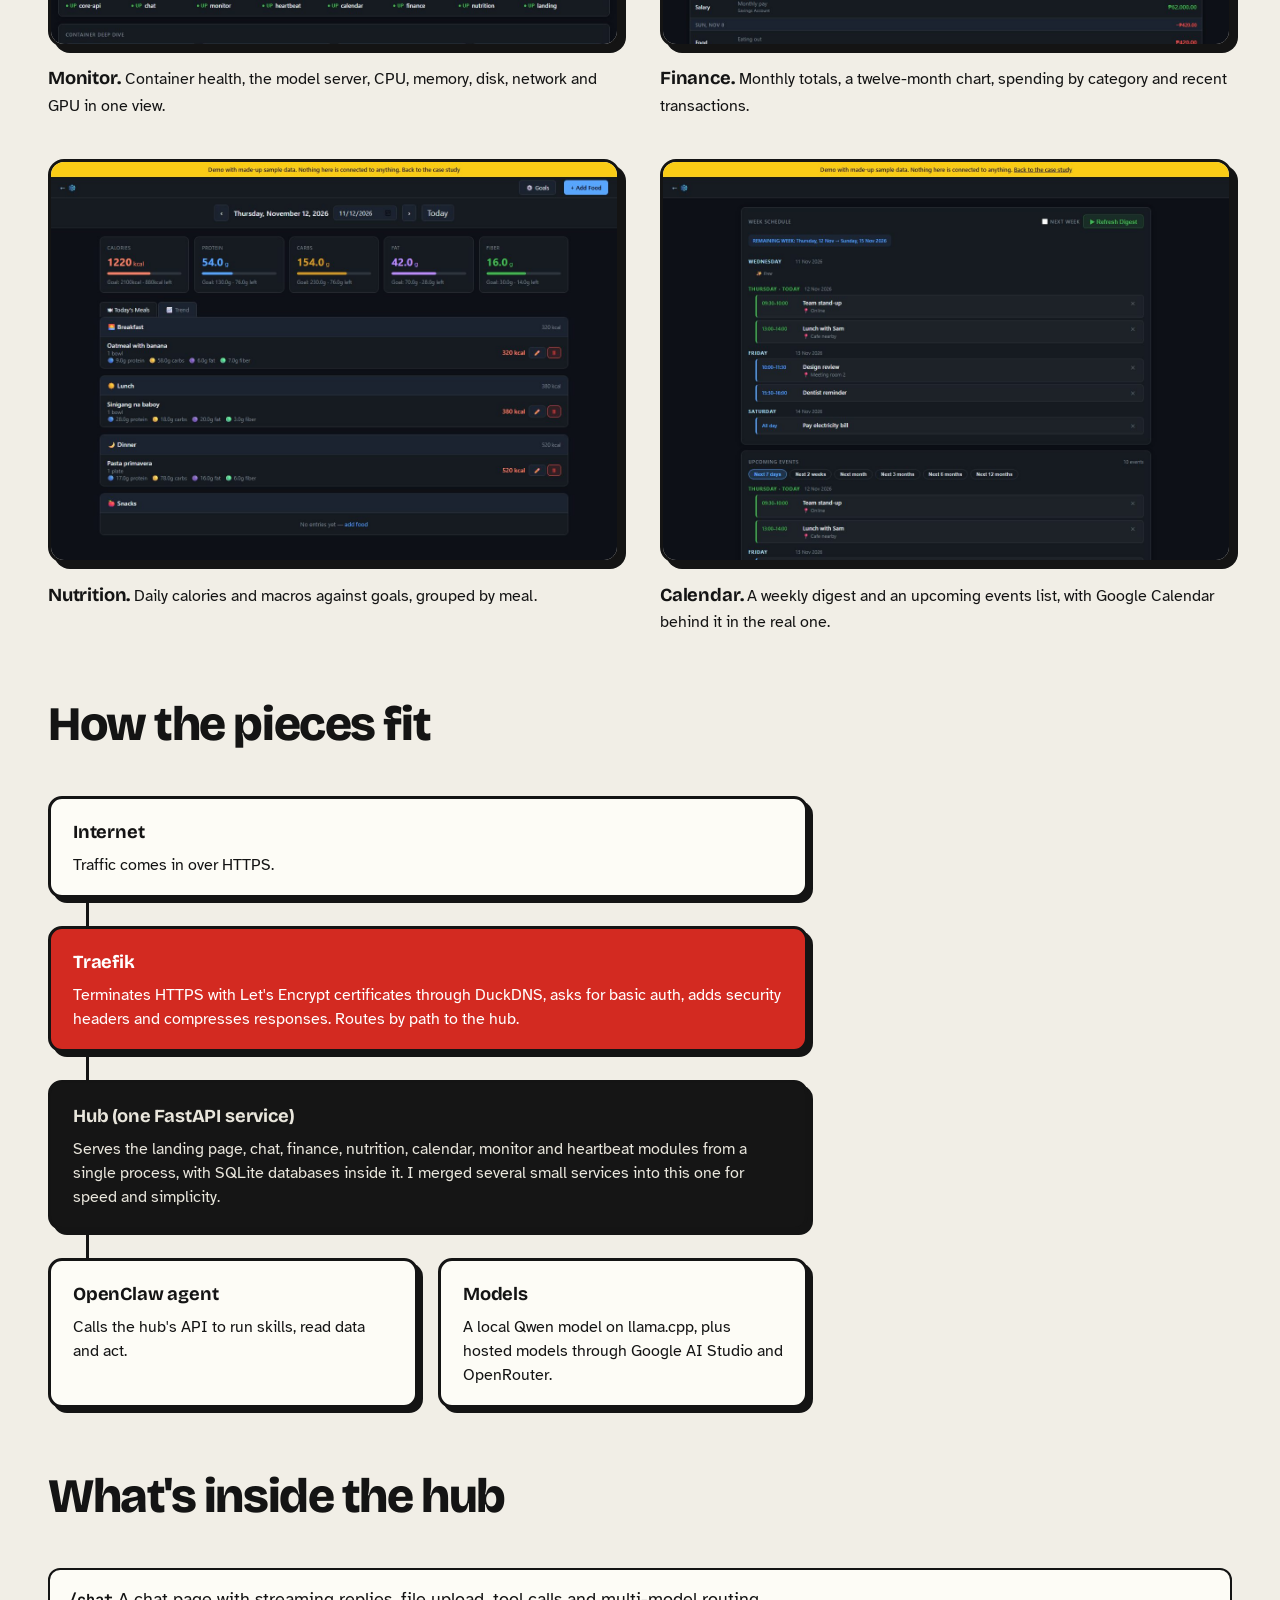
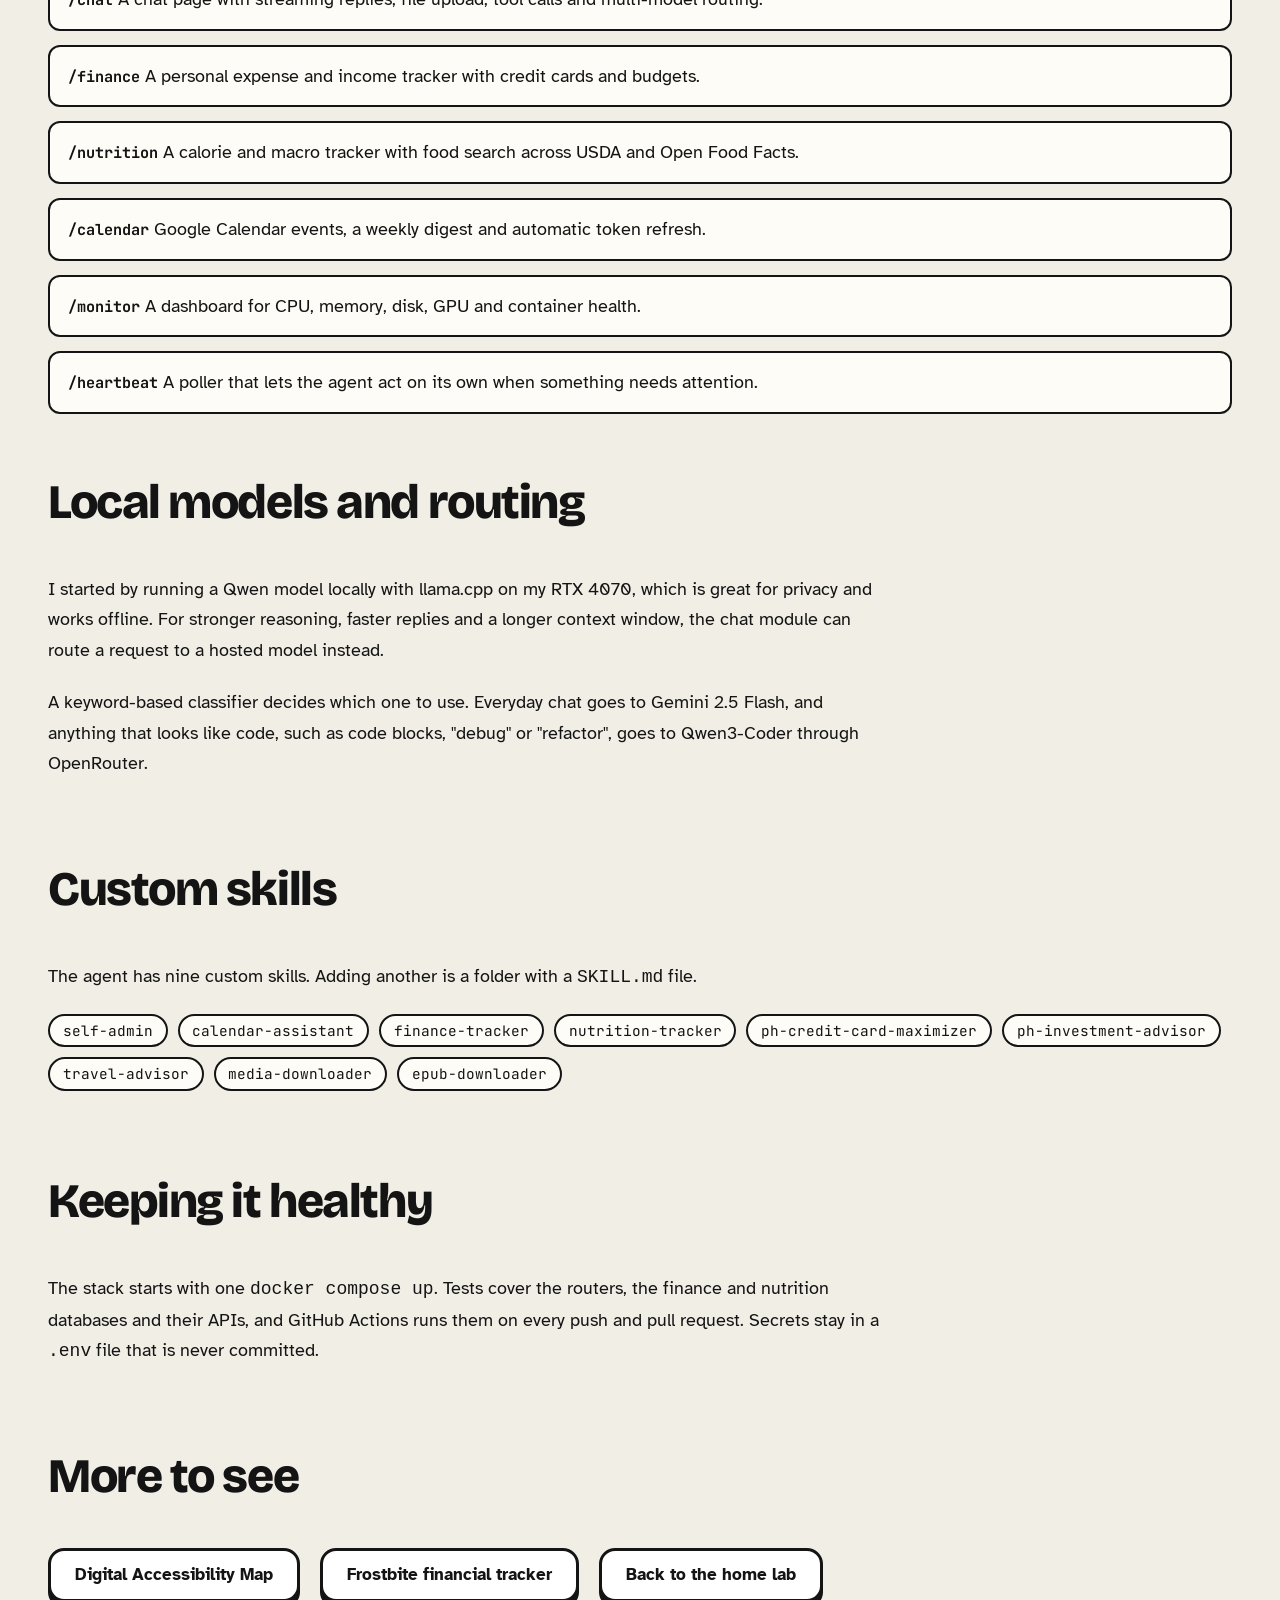
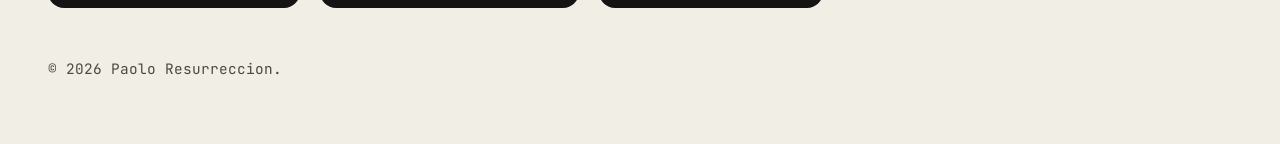
<file: projects/openclaw-local.html>
<!doctype html>
<html lang="en">
<head>
  <meta charset="utf-8">
  <meta name="viewport" content="width=device-width, initial-scale=1">
  <title>OpenClaw Local | Paolo Resurreccion</title>
  <meta name="description" content="A self-hosted AI assistant stack: FastAPI hub, Traefik HTTPS, Docker Compose, local Qwen on llama.cpp and custom skills.">
  <meta name="theme-color" content="#f1eee6">
  <meta property="og:title" content="OpenClaw Local | Paolo Resurreccion">
  <meta property="og:description" content="A self-hosted AI assistant stack: FastAPI hub, Traefik HTTPS, Docker Compose, local Qwen on llama.cpp and custom skills.">
  <meta property="og:type" content="website">
  <link rel="icon" href="/assets/favicon.svg" type="image/svg+xml">
  <link rel="preconnect" href="https://fonts.googleapis.com">
  <link rel="preconnect" href="https://fonts.gstatic.com" crossorigin>
  <link rel="stylesheet" href="https://fonts.googleapis.com/css2?family=Atkinson+Hyperlegible:wght@400;700&family=Bricolage+Grotesque:opsz,wght@12..96,700;12..96,800&family=JetBrains+Mono:wght@400;700&display=swap">
  <link rel="stylesheet" href="/styles.css">
</head>
<body>
  <a class="skip" href="#main">Skip to content</a>

  <header class="card bar">
    <a class="logo" href="/" aria-label="Paolo Resurreccion, home">
      <span class="logo-key" aria-hidden="true">P</span>
      <span>Paolo Resurreccion</span>
    </a>
    <nav aria-label="Main">
      <ul>
        <li><a href="/#lab">Lab</a></li>
        <li><a href="/#projects">Projects</a></li>
        <li><a href="/#contact">Contact</a></li>
      </ul>
    </nav>
  </header>

  <main id="main">
    <section class="card d-hero" aria-labelledby="t">
      <p class="crumb"><a href="/">Home</a> / <a href="/#projects">Projects</a> / OpenClaw Local</p>
      <p class="chips">
        <span class="chip">Self-hosted</span>
        <span class="chip">Public repository</span>
      </p>
      <h1 id="t">OpenClaw Local</h1>
      <p class="lead">A self-hosted AI assistant stack for my home lab. One service handles chat, finance, nutrition, a calendar and a system monitor behind HTTPS, and an agent can use my own custom skills to do real work.</p>
      <p class="actions">
        <a class="key key-red" href="/demos/openclaw/">Try the demo</a>
        <a class="key key-white" href="https://github.com/resurreccionpj/openclaw-local" rel="noopener"><svg viewBox="0 0 24 24" width="22" height="22" aria-hidden="true" focusable="false"><path fill="currentColor" d="M12 .5a11.5 11.5 0 0 0-3.64 22.41c.58.1.79-.25.79-.56v-2c-3.2.7-3.87-1.36-3.87-1.36-.52-1.33-1.28-1.69-1.28-1.69-1.04-.71.08-.7.08-.7 1.15.08 1.76 1.18 1.76 1.18 1.03 1.76 2.69 1.25 3.35.96.1-.75.4-1.25.73-1.54-2.55-.29-5.24-1.28-5.24-5.69 0-1.26.45-2.28 1.18-3.09-.12-.29-.51-1.46.11-3.05 0 0 .97-.31 3.17 1.18a11 11 0 0 1 5.77 0c2.2-1.49 3.17-1.18 3.17-1.18.62 1.59.23 2.76.11 3.05.74.81 1.18 1.83 1.18 3.09 0 4.42-2.69 5.39-5.25 5.68.41.36.78 1.06.78 2.14v3.17c0 .31.21.67.8.56A11.5 11.5 0 0 0 12 .5z"/></svg> View the code</a>
      </p>
      <dl class="facts">
        <div><dt>My role</dt><dd>Design, build and operate it</dd></div>
        <div><dt>Built with</dt><dd>FastAPI, Docker Compose, Traefik, SQLite</dd></div>
        <div><dt>Models</dt><dd>Local Qwen, Gemini, Qwen3-Coder</dd></div>
        <div><dt>Built for</dt><dd>My home lab, GPU: RTX 4070</dd></div>
        <div><dt>Demo</dt><dd>Sample data, in your browser</dd></div>
      </dl>
    </section>

    <section class="dsec shots" aria-labelledby="see-h">
      <h2 id="see-h">What it looks like</h2>
      <p>This is a demo copy. I rebuilt the screens from the HTML in the repository and filled them with made-up sample data. It runs in your browser and connects to nothing. <a href="/demos/openclaw/">Open the interactive demo</a>.</p>
      <figure class="shot">
        <img src="/assets/shots/openclaw-dashboard.jpg" width="1100" height="640" loading="lazy" alt="The Command Center landing page: cards for chat, monitor, calendar, finance and nutrition.">
        <figcaption><b>The front door.</b> One page links to every module in the hub.</figcaption>
      </figure>
      <figure class="shot">
        <img src="/assets/shots/openclaw-chat.jpg" width="1280" height="720" loading="lazy" alt="The chat screen with a question about the lab and a streamed answer with a short list.">
        <figcaption><b>Chat.</b> Replies stream in as they are written and render Markdown. In the demo they are scripted. The real one runs on a local Qwen model.</figcaption>
      </figure>
      <div class="shot-row">
      <figure class="shot">
        <img src="/assets/shots/openclaw-monitor.jpg" width="1280" height="900" loading="lazy" alt="The system monitor with container health, the local language model server, CPU, memory, disk, network and an RTX 4070 GPU card.">
        <figcaption><b>Monitor.</b> Container health, the model server, CPU, memory, disk, network and GPU in one view.</figcaption>
      </figure>
      <figure class="shot">
        <img src="/assets/shots/openclaw-finance.jpg" width="1280" height="900" loading="lazy" alt="The finance dashboard with income and expense totals, a twelve month bar chart, a category doughnut chart and recent transactions.">
        <figcaption><b>Finance.</b> Monthly totals, a twelve-month chart, spending by category and recent transactions.</figcaption>
      </figure>
      </div>
      <div class="shot-row">
      <figure class="shot">
        <img src="/assets/shots/openclaw-nutrition.jpg" width="1280" height="900" loading="lazy" alt="The nutrition tracker with calorie, protein, carbs, fat and fibre progress cards and a list of meals for the day.">
        <figcaption><b>Nutrition.</b> Daily calories and macros against goals, grouped by meal.</figcaption>
      </figure>
      <figure class="shot">
        <img src="/assets/shots/openclaw-calendar.jpg" width="1280" height="900" loading="lazy" alt="The calendar page with a weekly digest of events and a list of upcoming events.">
        <figcaption><b>Calendar.</b> A weekly digest and an upcoming events list, with Google Calendar behind it in the real one.</figcaption>
      </figure>
      </div>
    </section>

    <section class="dsec" aria-labelledby="arch-h">
      <h2 id="arch-h">How the pieces fit</h2>
      <div class="flow">
        <div class="node"><b>Internet</b><p>Traffic comes in over HTTPS.</p></div>
        <div class="link-v" aria-hidden="true"></div>
        <div class="node node-red"><b>Traefik</b><p>Terminates HTTPS with Let's Encrypt certificates through DuckDNS, asks for basic auth, adds security headers and compresses responses. Routes by path to the hub.</p></div>
        <div class="link-v" aria-hidden="true"></div>
        <div class="node node-dark"><b>Hub (one FastAPI service)</b><p>Serves the landing page, chat, finance, nutrition, calendar, monitor and heartbeat modules from a single process, with SQLite databases inside it. I merged several small services into this one for speed and simplicity.</p></div>
        <div class="link-v" aria-hidden="true"></div>
        <div class="flow-split">
          <div class="node"><b>OpenClaw agent</b><p>Calls the hub's API to run skills, read data and act.</p></div>
          <div class="node"><b>Models</b><p>A local Qwen model on llama.cpp, plus hosted models through Google AI Studio and OpenRouter.</p></div>
        </div>
      </div>
    </section>

    <section class="dsec" aria-labelledby="mod-h">
      <h2 id="mod-h">What's inside the hub</h2>
      <ul class="mods">
        <li><code>/chat</code> A chat page with streaming replies, file upload, tool calls and multi-model routing.</li>
        <li><code>/finance</code> A personal expense and income tracker with credit cards and budgets.</li>
        <li><code>/nutrition</code> A calorie and macro tracker with food search across USDA and Open Food Facts.</li>
        <li><code>/calendar</code> Google Calendar events, a weekly digest and automatic token refresh.</li>
        <li><code>/monitor</code> A dashboard for CPU, memory, disk, GPU and container health.</li>
        <li><code>/heartbeat</code> A poller that lets the agent act on its own when something needs attention.</li>
      </ul>
    </section>

    <section class="dsec" aria-labelledby="model-h">
      <h2 id="model-h">Local models and routing</h2>
      <p>I started by running a Qwen model locally with llama.cpp on my RTX 4070, which is great for privacy and works offline. For stronger reasoning, faster replies and a longer context window, the chat module can route a request to a hosted model instead.</p>
      <p>A keyword-based classifier decides which one to use. Everyday chat goes to Gemini 2.5 Flash, and anything that looks like code, such as code blocks, "debug" or "refactor", goes to Qwen3-Coder through OpenRouter.</p>
    </section>

    <section class="dsec" aria-labelledby="skill-h">
      <h2 id="skill-h">Custom skills</h2>
      <p>The agent has nine custom skills. Adding another is a folder with a <code>SKILL.md</code> file.</p>
      <ul class="pill-list" aria-label="Skills">
        <li>self-admin</li><li>calendar-assistant</li><li>finance-tracker</li><li>nutrition-tracker</li><li>ph-credit-card-maximizer</li><li>ph-investment-advisor</li><li>travel-advisor</li><li>media-downloader</li><li>epub-downloader</li>
      </ul>
    </section>

    <section class="dsec" aria-labelledby="ops-h">
      <h2 id="ops-h">Keeping it healthy</h2>
      <p>The stack starts with one <code>docker compose up</code>. Tests cover the routers, the finance and nutrition databases and their APIs, and GitHub Actions runs them on every push and pull request. Secrets stay in a <code>.env</code> file that is never committed.</p>
    </section>

    <section class="dsec" aria-labelledby="next-h">
      <h2 id="next-h">More to see</h2>
      <p class="next">
        <a class="key key-white" href="/projects/digital-accessibility-map.html">Digital Accessibility Map</a>
        <a class="key key-white" href="/projects/frostbite.html">Frostbite financial tracker</a>
        <a class="key key-white" href="/#lab">Back to the home lab</a>
      </p>
    </section>
  </main>

  <footer>
    <p class="mono">&copy; 2026 Paolo Resurreccion.</p>
  </footer>
</body>
</html>
</file>
<file: styles.css>
:root {
  --page: #f1eee6;
  --card: #fdfcf6;
  --sand: #e8e3d3;
  --line: #141414;
  --text: #141414;
  --muted: #4a4943;
  --accent: #c8241b;
  --red: #d32a21;
  --white-key: #ffffff;
  --focus: #1e63e9;
  --term: #151515;
  --term-text: #e9e6dc;
  --term-dim: #a8a59a;
  --green: #5ed17a;
  --rack-line: #141414;
  --rack-side: #2a2a28;
  --rack-side2: #3a3a37;
  --pick: #ffc21a;
  --font-display: "Bricolage Grotesque", "Arial Black", system-ui, sans-serif;
  --font-body: "Atkinson Hyperlegible", system-ui, -apple-system, "Segoe UI", sans-serif;
  --font-mono: "JetBrains Mono", ui-monospace, "Cascadia Code", Consolas, monospace;
}

@media (prefers-color-scheme: dark) {
  :root {
    --page: #10100f;
    --card: #1b1b19;
    --sand: #2a2a25;
    --line: #f3f0e6;
    --text: #f3f0e6;
    --muted: #b9b6aa;
    --accent: #ff6a5f;
    --white-key: #f3f0e6;
    --focus: #7db0ff;
    --rack-side: #4b4b46;
    --rack-side2: #3d3d39;
  }
}

* { box-sizing: border-box; }

html { scroll-behavior: smooth; }

body {
  margin: 0;
  background: var(--page);
  color: var(--text);
  font: 1.125rem/1.7 var(--font-body);
}

h1, h2, h3 {
  font-family: var(--font-display);
  font-weight: 800;
  letter-spacing: -.03em;
  line-height: 1;
  margin: 0 0 .7em;
}

h2 { font-size: clamp(2rem, 5vw, 3rem); }
h3 { font-size: 1.7rem; letter-spacing: -.02em; }

p { margin: 0 0 1.2em; max-width: 62ch; }
ul { margin: 0; padding: 0; list-style: none; }
a { color: inherit; }

:focus-visible {
  outline: 4px solid var(--focus);
  outline-offset: 3px;
}

.mono {
  font: 400 .9rem/1.5 var(--font-mono);
  color: var(--muted);
  margin: 0 0 1.2rem;
}

.skip {
  position: absolute;
  left: 16px; top: -4rem;
  padding: .6rem 1rem;
  background: var(--card);
  border: 3px solid var(--line);
  border-radius: 12px;
  font-weight: 700;
  z-index: 10;
}
.skip:focus { top: 16px; }

/* page frame */
.bar, main, footer {
  width: min(1400px, 100% - 32px);
  margin-inline: auto;
}

main {
  display: grid;
  gap: 48px;
  margin-top: 40px;
  padding-bottom: 8px;
}

.card {
  background: var(--card);
  border: 3px solid var(--line);
  border-radius: 22px;
  box-shadow: 6px 6px 0 var(--line);
  padding: 28px;
}

/* header */
.bar {
  margin-top: 24px;
  display: flex;
  flex-wrap: wrap;
  align-items: center;
  justify-content: space-between;
  gap: 14px 28px;
  padding: 16px 22px;
}

.logo {
  display: inline-flex;
  align-items: center;
  gap: 14px;
  text-decoration: none;
  font: 800 1.2rem var(--font-display);
  letter-spacing: -.02em;
}

.logo-key {
  display: grid;
  place-items: center;
  width: 42px; height: 42px;
  border: 3px solid var(--line);
  border-radius: 12px;
  background: var(--red);
  color: #fff;
  font-size: 1.3rem;
  box-shadow: 0 4px 0 var(--line);
}

.bar ul { display: flex; gap: 10px; flex-wrap: wrap; }
.bar nav a {
  display: inline-block;
  padding: .4rem 1rem;
  border-radius: 10px;
  font-weight: 700;
  text-decoration: none;
}
.bar nav a:hover { background: var(--sand); }

/* keys (buttons) */
.key {
  display: inline-flex;
  align-items: center;
  gap: .6rem;
  padding: .8rem 1.5rem;
  border: 3px solid var(--line);
  border-radius: 16px;
  font: 700 1.05rem/1.3 var(--font-body);
  color: #141414;
  text-decoration: none;
  cursor: pointer;
  box-shadow: 0 6px 0 var(--line);
  transition: transform .08s, box-shadow .08s;
}
.key-red   { background: var(--red); color: #fff; }
.key-white { background: var(--white-key); }
.key:hover { filter: brightness(1.06); }
.key:active { transform: translateY(5px); box-shadow: 0 1px 0 var(--line); }
.key:disabled { opacity: .7; cursor: progress; }
.key.sm { min-height: 44px; padding: .45rem 1.1rem; font-size: .95rem; border-radius: 12px; box-shadow: 0 4px 0 var(--line); }
.key.sm:active { transform: translateY(3px); box-shadow: 0 1px 0 var(--line); }

/* hero */
.card.hero { padding: 0; overflow: hidden; display: grid; grid-template-areas: "text" "art" "actions"; }
.hero-text { grid-area: text; }
.hero-art { grid-area: art; }
.card.hero .actions { grid-area: actions; margin: 0; padding: 28px 28px 36px; border-top: 3px solid var(--line); }

.hero-text { padding: 36px 28px 32px; }

h1 {
  font-size: clamp(2.7rem, 8vw, 5.2rem);
  letter-spacing: -.045em;
  line-height: .95;
  margin: 0 0 .5em;
}
h1 em { font-style: normal; color: var(--accent); }

.lead { font-size: clamp(1.1rem, 2.2vw, 1.3rem); max-width: 52ch; }

.actions { display: flex; flex-wrap: wrap; gap: 20px; margin: 2rem 0 0; max-width: none; align-content: start; }

.hero-art {
  display: grid;
  place-items: center;
  padding: 28px 20px 32px;
  background-color: var(--sand);
  background-image: radial-gradient(circle, rgba(128, 124, 108, .45) 1.4px, transparent 1.6px);
  background-size: 22px 22px;
  border-top: 3px solid var(--line);
}

/* interactive lab */
.lab { width: 100%; max-width: 560px; display: grid; gap: 20px; justify-items: center; }

.stage {
  position: relative;
  width: 100%;
  height: 340px;
  perspective: 1300px;
  perspective-origin: 50% 35%;
  touch-action: pan-y;
  cursor: grab;
  user-select: none;
  -webkit-user-select: none;
}
.stage.drag { cursor: grabbing; }

.rig {
  --ry: 35deg;
  --s: .8;
  position: absolute;
  left: 50%; top: 52%;
  width: 0; height: 0;
  transform-style: preserve-3d;
  transform: scale(var(--s)) rotateX(-18deg) rotateY(var(--ry));
}

.floor {
  position: absolute;
  left: -170px; top: -170px;
  width: 340px; height: 340px;
  transform: translateY(140px) rotateX(90deg);
  background: radial-gradient(closest-side, rgba(0, 0, 0, .3), transparent);
  pointer-events: none;
}

.rack {
  --y: 0px;
  --z: 0px;
  --top: #f7f4ea;
  --front: #cfcabb;
  --side: var(--rack-side);
  --side2: var(--rack-side2);
  position: absolute;
  left: -95px; top: -26px;
  width: 190px; height: 52px;
  padding: 0; margin: 0;
  border: 0;
  background: none;
  color: inherit;
  cursor: pointer;
  transform-style: preserve-3d;
  transform: translateY(var(--y)) translateZ(var(--z));
  transition: transform .25s;
  -webkit-tap-highlight-color: transparent;
}
.rack[data-rack="obs"]  { --y: -99px; --top: #d32a21; --front: #b82820; --side: #8f1c16; --side2: #7a1712; }
.rack[data-rack="ai"]   { --y: -33px; }
.rack[data-rack="apps"] { --y: 33px; }
.rack[data-rack="edge"] { --y: 99px; }
.rack[aria-pressed="true"] { --z: 34px; }

.f {
  position: absolute;
  border: 3px solid var(--rack-line);
  backface-visibility: hidden;
}
.f-front, .f-back, .f-left, .f-right { width: 190px; height: 52px; left: 0; top: 0; }
.f-front { background: var(--front); transform: translateZ(95px); }
.f-back  { background: var(--side);  transform: rotateY(180deg) translateZ(95px); }
.f-right { background: var(--side);  transform: rotateY(90deg) translateZ(95px); }
.f-left  { background: var(--side2); transform: rotateY(-90deg) translateZ(95px); }
.f-top   { background: var(--top); width: 190px; height: 190px; left: 0; top: -69px; transform: rotateX(90deg) translateZ(26px); }

.f-front::after {
  content: "";
  position: absolute;
  left: 78px; right: 14px; top: 11px; bottom: 11px;
  border-radius: 4px;
  background: repeating-linear-gradient(90deg, rgba(0, 0, 0, .38) 0 3px, transparent 3px 9px);
}
.led {
  position: absolute;
  top: 16px;
  width: 14px; height: 14px;
  border: 2.5px solid var(--rack-line);
  border-radius: 50%;
  background: var(--green);
}
.led:nth-child(1) { left: 14px; }
.led:nth-child(2) { left: 34px; }
.led:nth-child(3) { left: 54px; }
.led-alt { background: #ffc21a; }

.rack:hover .f-top { filter: brightness(1.08); }
.rack[aria-pressed="true"] .f { border-color: var(--pick); }
.rig.has-sel .rack[aria-pressed="false"] .f { filter: brightness(.8) saturate(.8); }
.rack:focus-visible { outline: none; }
.rack:focus-visible .f-top { outline: 4px solid var(--focus); outline-offset: 2px; }

.turn { display: flex; gap: 14px; margin: 0; max-width: none; }

.rack-info {
  width: 100%;
  min-height: 9.5rem;
  padding: 18px 22px;
  border-radius: 14px;
  background: var(--sand);
}
.rack-info p { margin: 0; font-size: 1.05rem; line-height: 1.6; }
.rack-info .rt {
  margin-bottom: .5rem;
  font: 800 1.35rem/1.1 var(--font-display);
  letter-spacing: -.02em;
  color: var(--accent);
}

/* terminal */
.term {
  background: var(--term);
  color: var(--term-text);
}
.term-head { display: flex; flex-wrap: wrap; justify-content: space-between; align-items: baseline; gap: 6px 20px; }
.term h2 { font-size: 1.8rem; margin-bottom: .8rem; }
.term .mono { color: var(--term-dim); margin: 0 0 .8rem; }

.term pre {
  margin: 0 0 1.5rem;
  min-height: 10.5rem;
  padding: 22px;
  border: 2px solid #3a3a36;
  border-radius: 14px;
  background: #0d0d0c;
  font: 400 .95rem/1.8 var(--font-mono);
  white-space: pre-wrap;
  overflow-x: auto;
}
.term .dim { color: var(--term-dim); }
.term .cmd { color: #fff; font-weight: 700; }
.term .ok::before { content: "ok  "; color: var(--green); font-weight: 700; }
.term .done { color: #ffc21a; font-weight: 700; }

.term-foot { display: flex; flex-wrap: wrap; align-items: center; gap: 20px; margin: 0; max-width: none; }
.term-foot .mono { margin: 0; color: var(--term-dim); }

/* projects */
.projects h2 { margin-bottom: 1em; }
.cards { display: grid; gap: 36px; }

.proj { display: flex; flex-direction: column; }
.proj p { max-width: none; }

.chip {
  align-self: flex-start;
  display: inline-flex;
  align-items: center;
  gap: .5rem;
  margin: 0 0 1.4rem;
  padding: .2rem .85rem;
  border: 2px solid var(--line);
  border-radius: 999px;
  background: var(--sand);
  font: 700 .85rem/1.5 var(--font-mono);
}
.dot {
  width: 11px; height: 11px;
  border: 2px solid var(--line);
  border-radius: 50%;
  background: var(--green);
}

.tags { display: flex; flex-wrap: wrap; gap: 10px; margin: 0 0 2rem; }
.tags li {
  padding: .15rem .75rem;
  border: 2px solid var(--line);
  border-radius: 8px;
  font: 400 .85rem/1.6 var(--font-mono);
}

.links { display: flex; flex-wrap: wrap; align-items: center; gap: 12px 24px; margin: auto 0 0; max-width: none; padding-bottom: 6px; }
.links a.more { display: inline-flex; align-items: center; min-height: 44px; font-weight: 700; color: var(--ink); text-decoration: underline; text-decoration-thickness: 2px; text-underline-offset: .25em; }
.links a.more:hover { color: var(--accent); }

/* featured project */
.proj-shot { display: none; }
.proj-body { display: flex; flex-direction: column; flex: 1; }

/* secondary sections sit flat so the projects lead */
.card.term, .card.builds { box-shadow: none; }

/* contact */
.contact {
  background: var(--red);
  color: #fff;
  border-color: var(--line);
}
.contact h2 { color: #fff; }
.contact .key-red { background: #141414; color: #fff; }
.contact .links { margin-top: 1.8rem; }

footer { padding: 48px 0 48px; }
footer p { margin: 0; max-width: none; }

/* wider screens */
@media (min-width: 560px) {
  .card { box-shadow: 8px 8px 0 var(--line); padding: 36px; }
  .rig { --s: 1; }
  .stage { height: 400px; }
}

@media (min-width: 900px) {
  .card.hero { grid-template-columns: 1.05fr 1fr; grid-template-rows: 1fr auto; grid-template-areas: "text art" "actions art"; }
  .hero-text { padding: 64px 56px 0; }
  .card.hero .actions { padding: 32px 56px 68px; border-top: 0; }
  .hero-art { padding: 36px 32px; border-top: 0; border-left: 3px solid var(--line); }
}

@media (min-width: 1000px) {
  .bar, main, footer { width: min(1400px, 100% - 96px); }
  .card { padding: 40px; }
  main { gap: 64px; }
}

@media (min-width: 1100px) {
  .proj.feature { grid-column: 1 / -1; flex-direction: row; gap: 48px; align-items: stretch; }
  .proj.feature .proj-body { flex: 0 1 44%; justify-content: center; }
  .proj.feature h3 { font-size: 2.2rem; }
  .proj.feature .proj-shot { display: block; flex: 1; min-width: 0; align-self: center; }
  .proj-shot img { display: block; width: 100%; height: auto; aspect-ratio: 16 / 10; object-fit: cover; object-position: top left; border: 3px solid var(--line); border-radius: 16px; box-shadow: 6px 6px 0 var(--line); }
}

@media (min-width: 1100px) {
  .cards { grid-template-columns: repeat(2, 1fr); gap: 40px; }
}

@media (prefers-reduced-motion: reduce) {
  html { scroll-behavior: auto; }
  .key, .rack { transition: none; }
}

/* ---------- detail pages and Builds by PJ ---------- */
.crumb { font: 400 .9rem/1.5 var(--font-mono); color: var(--muted); margin: 0 0 1.6rem; max-width: none; }
.crumb a { color: var(--muted); }
.crumb a:hover { color: var(--text); }

.card.d-hero { padding: 32px 28px 36px; }
.d-hero h1 { font-size: clamp(2.4rem, 6.5vw, 4.4rem); margin-bottom: .45em; }
.d-hero .lead { max-width: 60ch; }

.chips { display: flex; flex-wrap: wrap; gap: 12px; margin: 0 0 1.6rem; max-width: none; }
.chips .chip { margin: 0; }

.facts { display: grid; grid-template-columns: repeat(auto-fit, minmax(210px, 1fr)); gap: 24px 32px; margin: 2.2rem 0 0; }
.facts div { border-top: 3px solid var(--line); padding-top: .9rem; }
.facts dt { font: 400 .85rem/1.4 var(--font-mono); color: var(--muted); margin: 0 0 .35rem; }
.facts dd { margin: 0; font-weight: 700; line-height: 1.5; }

.dsec h2 { margin-bottom: 1em; }
.dsec > p { max-width: 70ch; }

.shots { display: grid; gap: 40px; }
.shot { margin: 0; }
.shot img {
  display: block;
  width: 100%;
  height: auto;
  background: var(--sand);
  border: 3px solid var(--line);
  border-radius: 16px;
  box-shadow: 6px 6px 0 var(--line);
}
.shot figcaption { margin: 1.1rem 0 0; max-width: 70ch; font-size: 1rem; line-height: 1.6; }
.shot figcaption b { font-family: var(--font-display); font-size: 1.15rem; letter-spacing: -.01em; }
.shot-row { display: grid; gap: 40px; }
.phones { display: grid; grid-template-columns: repeat(2, minmax(0, 1fr)); gap: 24px; align-items: start; max-width: 720px; }
.phones .shot img { border-radius: 22px; }

.feat-grid { display: grid; gap: 28px; grid-template-columns: repeat(auto-fit, minmax(290px, 1fr)); }
.feat {
  padding: 24px;
  background: var(--card);
  border: 3px solid var(--line);
  border-radius: 16px;
  box-shadow: 5px 5px 0 var(--line);
}
.feat h3 { font-size: 1.3rem; margin-bottom: .6em; }
.feat p { margin: 0; max-width: none; font-size: 1.05rem; }
.feat p + p { margin-top: .8em; }

.status-list { display: grid; gap: 14px; margin: 0 0 1.6rem; max-width: 62ch; }
.status-list li { display: flex; gap: 14px; align-items: flex-start; }
.glyph {
  flex: none;
  display: grid; place-items: center;
  width: 34px; height: 34px;
  border: 3px solid var(--line);
  color: #fff;
  font: 800 1.1rem/1 var(--font-display);
}
.g-ok   { background: #15803d; border-radius: 50%; }
.g-warn { background: #c2410c; border-radius: 50% 50% 50% 6px; }
.g-plan { background: #1d4ed8; border-radius: 8px; }
.g-ask  { background: #4b5563; border-radius: 50% 8px 50% 8px; }

.flow { display: grid; gap: 0; max-width: 760px; }
.node { padding: 18px 22px; border: 3px solid var(--line); border-radius: 14px; background: var(--card); box-shadow: 5px 5px 0 var(--line); }
.node b { font-family: var(--font-display); font-size: 1.15rem; letter-spacing: -.01em; }
.node p { margin: .3rem 0 0; font-size: 1rem; line-height: 1.5; max-width: none; }
.node-red { background: var(--red); color: #fff; }
.node-dark { background: var(--term); color: var(--term-text); }
.link-v { width: 3px; height: 28px; margin-left: 38px; background: var(--line); }
.flow-split { display: grid; gap: 20px; grid-template-columns: repeat(auto-fit, minmax(220px, 1fr)); }

.mods { display: grid; gap: 14px; margin: 0; }
.mods li { padding: 14px 18px; border: 2px solid var(--line); border-radius: 12px; background: var(--card); }
.mods code { font: 700 .95rem var(--font-mono); }

.next { display: flex; flex-wrap: wrap; gap: 20px; margin: 0; max-width: none; }

.pill-list { display: flex; flex-wrap: wrap; gap: 10px; margin: 0 0 1.4rem; }
.pill-list li { padding: .2rem .8rem; border: 2px solid var(--line); border-radius: 999px; font: 400 .9rem/1.6 var(--font-mono); background: var(--card); }

/* Builds by PJ */
.card.builds { padding: 0; overflow: hidden; display: grid; }
.builds-text { padding: 32px 28px 36px; }
.builds-text h2 { margin-bottom: .5em; }
.svc { display: grid; gap: 12px; margin: 0 0 1.8rem; max-width: 52ch; }
.svc li { display: flex; gap: 12px; align-items: baseline; }
.svc li::before { content: ""; flex: none; width: 14px; height: 14px; margin-top: .45em; border: 3px solid var(--line); border-radius: 4px; background: var(--red); }
.mosaic {
  display: grid;
  grid-template-columns: 1fr 1fr;
  gap: 10px;
  padding: 18px;
  background-color: var(--sand);
  background-image: radial-gradient(circle, rgba(128, 124, 108, .45) 1.4px, transparent 1.6px);
  background-size: 22px 22px;
  border-top: 3px solid var(--line);
}
.mosaic img { display: block; width: 100%; height: auto; aspect-ratio: 1; object-fit: cover; border: 3px solid var(--line); border-radius: 12px; }

.services { display: grid; gap: 28px; grid-template-columns: repeat(auto-fit, minmax(260px, 1fr)); }
.gallery { display: grid; gap: 24px; grid-template-columns: repeat(2, minmax(0, 1fr)); margin: 0; }
.gallery li { margin: 0; }
.gallery img { display: block; width: 100%; height: auto; aspect-ratio: 4 / 5; object-fit: cover; border: 3px solid var(--line); border-radius: 16px; box-shadow: 5px 5px 0 var(--line); background: var(--sand); }
.builds-list { display: grid; gap: 14px; margin: 0; max-width: 70ch; }
.builds-list li { display: grid; gap: 2px; padding: 14px 18px; border: 2px solid var(--line); border-radius: 12px; background: var(--card); }
.builds-list b { font-family: var(--font-display); }
.builds-list span { font: 400 .9rem/1.5 var(--font-mono); color: var(--muted); }

@media (min-width: 560px) {
  .card.d-hero { padding: 40px 36px 44px; }
  .builds-text { padding: 40px 36px 44px; }
  .gallery { grid-template-columns: repeat(4, minmax(0, 1fr)); }
}

@media (min-width: 900px) {
  .card.d-hero { padding: 56px 56px 60px; }
  .shot-row { grid-template-columns: 1fr 1fr; }
  .card.builds { grid-template-columns: 1.1fr 1fr; }
  .builds-text { padding: 56px 56px 60px; }
  .mosaic { padding: 32px; gap: 14px; border-top: 0; border-left: 3px solid var(--line); align-content: center; }
  .shots-wide { grid-template-columns: 1fr 1fr; align-items: start; }
}

.brandrow { display: flex; flex-wrap: wrap; align-items: center; gap: 20px 28px; margin: 0 0 1.6rem; }
.brandrow h1, .brandrow h2 { margin: 0; }
.brandrow .chips { margin-bottom: .9rem; }
.brand-logo { flex: none; width: 128px; height: 128px; background: #000; border: 3px solid var(--line); border-radius: 24px; box-shadow: 5px 5px 0 var(--line); }
.brand-logo.sm { width: 88px; height: 88px; border-radius: 18px; box-shadow: 4px 4px 0 var(--line); }

/* swipeable gallery */
.carousel { min-width: 0; max-width: 100%; }
.track {
  position: relative;
  display: flex;
  gap: 20px;
  margin: 0;
  padding: 6px 6px 18px;
  overflow-x: auto;
  scroll-snap-type: x mandatory;
  scroll-padding-inline: 6px;
  overscroll-behavior-x: contain;
  scrollbar-width: none;
  -webkit-overflow-scrolling: touch;
  cursor: grab;
}
.track::-webkit-scrollbar { display: none; }
.track.drag { scroll-snap-type: none; cursor: grabbing; }
.slide { flex: 0 0 min(78%, 340px); margin: 0; scroll-snap-align: start; }
.slide img {
  display: block;
  width: 100%;
  height: auto;
  aspect-ratio: 4 / 5;
  object-fit: cover;
  background: var(--sand);
  border: 3px solid var(--line);
  border-radius: 16px;
  box-shadow: 5px 5px 0 var(--line);
  user-select: none;
  -webkit-user-drag: none;
}
.car-ui { display: flex; align-items: center; gap: 16px; margin-top: 4px; }
.car-count { font: 400 .9rem/1.4 var(--font-mono); color: var(--muted); }
.mosaic.gal { display: block; padding: 24px 20px 20px; }
.carousel.compact .slide { flex-basis: min(72%, 300px); }

@media (min-width: 900px) {
  .mosaic.gal { padding: 36px 28px 28px; align-content: normal; }
}

.dsec .slide { flex-basis: min(78%, 420px); }
</file>
